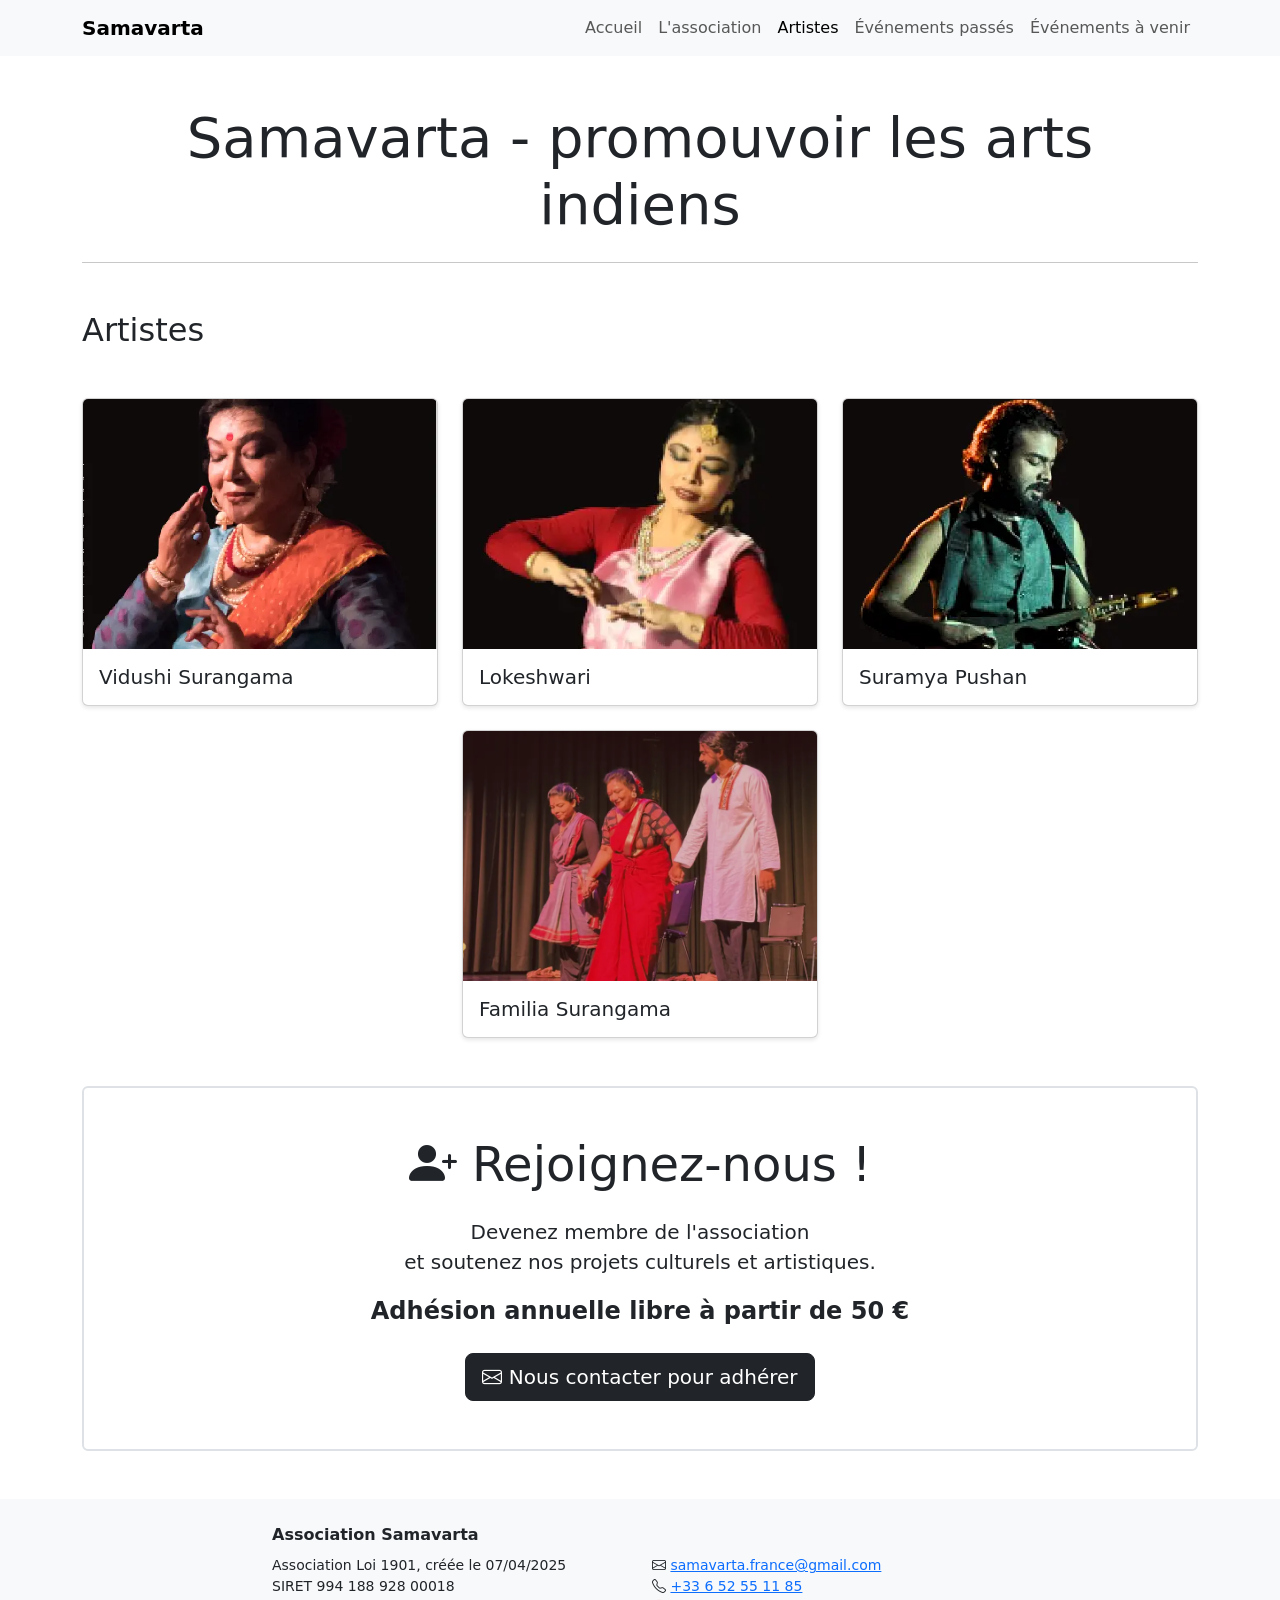
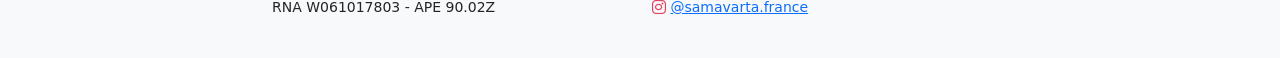
<file: artists.html>
<!DOCTYPE html>
<html lang="fr">
<head>
    <meta charset="UTF-8">
    <meta name="viewport" content="width=device-width, initial-scale=1.0">
    <title>Artistes - Samavarta - Association Loi 1901</title>

    <link rel="canonical" href="https://samavarta-france.github.io/artists.html">
    <link rel="icon" type="image/x-icon" href="favicons/favicon.ico">
    <link rel="icon" type="image/png" sizes="32x32" href="favicons/favicon-32x32.png">
    <link rel="icon" type="image/png" sizes="16x16" href="favicons/favicon-16x16.png">
    <link rel="apple-touch-icon" sizes="180x180" href="favicons/apple-touch-icon.png">

    <meta name="description"
          content="Découvrez les artistes de l'association Samavarta : Vidushi Surangama, Lokeshwari, Suramya Pushan et Familia Surangama.">
    <meta name="keywords"
          content="Samavarta, artistes, Vidushi Surangama, Lokeshwari, Suramya Pushan, Familia Surangama, Kathak, danse indienne, musique indienne">

    <link href="https://cdn.jsdelivr.net/npm/bootstrap@5.3.8/dist/css/bootstrap.min.css"
          rel="stylesheet"
          integrity="sha384-sRIl4kxILFvY47J16cr9ZwB07vP4J8+LH7qKQnuqkuIAvNWLzeN8tE5YBujZqJLB"
          crossorigin="anonymous"
    >
    <link rel="stylesheet" href="https://cdn.jsdelivr.net/npm/bootstrap-icons@1.13.1/font/bootstrap-icons.min.css">
    <link rel="stylesheet" href="styles.css">
</head>
<body>

<header>
    <nav class="navbar navbar-expand-lg navbar-light bg-light">
        <div class="container">
            <a class="navbar-brand fw-bold" href="index.html">Samavarta</a>
            <button class="navbar-toggler" type="button" data-bs-toggle="collapse" data-bs-target="#navbarNav" aria-controls="navbarNav" aria-expanded="false" aria-label="Toggle navigation">
                <span class="navbar-toggler-icon"></span>
            </button>
            <div class="collapse navbar-collapse" id="navbarNav">
                <ul class="navbar-nav ms-auto">
                    <li class="nav-item">
                        <a class="nav-link" href="index.html">Accueil</a>
                    </li>
                    <li class="nav-item">
                        <a class="nav-link" href="association.html">L'association</a>
                    </li>
                    <li class="nav-item">
                        <a class="nav-link active" aria-current="page" href="artists.html">Artistes</a>
                    </li>
                    <li class="nav-item">
                        <a class="nav-link" href="evenements-passes.html">Événements passés</a>
                    </li>
                    <li class="nav-item">
                        <a class="nav-link" href="evenements-a-venir.html">Événements à venir</a>
                    </li>
                </ul>
            </div>
        </div>
    </nav>

    <div class="container mt-5">
        <div class="row">
            <div class="col-12">
                <h1 class="display-4 text-center">Samavarta - promouvoir les arts indiens</h1>
            </div>
        </div>
    </div>
</header>

<main>
    <div class="container">
        <div class="row">
            <div class="col-12">
                <hr>

                <section>
                    <h2 class="mt-5">Artistes</h2>

                    <div class="row mt-4 justify-content-center g-4">

                        <div class="col-12 col-sm-6 col-lg-4">
                            <a href="artist/surangama.html" class="card-link"
                               aria-label="En savoir plus sur Vidushi Surangama">
                                <div class="card pdf-preview-card">
                                    <picture>
                                        <source srcset="ressources/thumbnails/Surangama_thumb.webp" type="image/webp">
                                        <img src="ressources/Surangama.png" class="card-img-top"
                                             alt="Vidushi Surangama">
                                    </picture>
                                    <div class="card-body">
                                        <h3 class="card-title mb-0 fs-5">Vidushi Surangama</h3>
                                    </div>
                                </div>
                            </a>
                            <script type="application/ld+json">
                                {
                                    "@context": "https://schema.org",
                                    "@type": "Person",
                                    "honorificPrefix": "Vidushi",
                                    "givenName": "Surangama",
                                    "image": "https://samavarta-france.github.io/ressources/Surangama.png",
                                    "url": "https://samavarta-france.github.io/ressources/Surangama-Portfolio.pdf",
                                    "jobTitle": "Danseuse Kathak et Chorégraphe",
                                    "description": "Danseuse passionnée ayant obtenu la médaille d'or en Sangeet Praveen. Maîtrise en psychologie appliquée intégrée au Kathak. Directrice du Deodar Suchanda Sangitalaya depuis 1991. Lauréate du Prix Bharat Jyoti (2010) et honorée par UNESCO-Sahapedia (2018).",
                                    "knowsAbout": [
                                        "Danse Kathak",
                                        "Chorégraphie",
                                        "Thérapie par les arts du spectacle",
                                        "Mudra (gestes des mains)",
                                        "Psychologie appliquée",
                                        "Rabindra Sangeet",
                                        "Musique classique occidentale"
                                    ],
                                    "hasOccupation": {
                                        "@type": "Occupation",
                                        "name": "Danseuse et Chorégraphe Kathak",
                                        "occupationalCategory": "Performing Arts"
                                    },
                                    "alumniOf": [
                                        {
                                            "@type": "EducationalOrganization",
                                            "name": "Prayag Sangit Samity",
                                            "location": "Allahabad, Inde"
                                        },
                                        {
                                            "@type": "EducationalOrganization",
                                            "name": "Rabindra Bharati University",
                                            "location": "Kolkata, Inde"
                                        }
                                    ],
                                    "award": [
                                        "Prix Bharat Jyoti de l'IIFS (2010)",
                                        "Honneur UNESCO-Sahapedia pour recherche sur les Mudra (2018)",
                                        "Médaille d'or Sangeet Praveen (première position en Inde)"
                                    ],
                                    "worksFor": {
                                        "@type": "EducationalOrganization",
                                        "name": "Deodar Suchanda Sangitalaya",
                                        "foundingDate": "1991",
                                        "address": {
                                            "@type": "PostalAddress",
                                            "streetAddress": "16/1, Deodar Street, Ballygunge",
                                            "addressLocality": "Kolkata",
                                            "postalCode": "700019",
                                            "addressRegion": "West Bengal",
                                            "addressCountry": "IN"
                                        },
                                        "telephone": "+91-93309-76800",
                                        "email": "info.suchandasangitalaya@gmail.com",
                                        "sameAs": [
                                            "https://www.facebook.com/suchandasangitalaya/",
                                            "https://in.linkedin.com/company/deodar-suchanda-sangitalaya"
                                        ]
                                    },
                                    "memberOf": {
                                        "@type": "Organization",
                                        "name": "Association Samavarta",
                                        "url": "https://samavarta-france.github.io/"
                                    },
                                    "performerIn": {
                                        "@type": "PerformingGroup",
                                        "name": "Association Samavarta"
                                    },
                                    "nationality": {
                                        "@type": "Country",
                                        "name": "Inde"
                                    },
                                    "subjectOf": {
                                        "@type": "CreativeWork",
                                        "name": "Portfolio artistique - Vidushi Surangama",
                                        "url": "https://samavarta-france.github.io/ressources/Surangama-Portfolio.pdf",
                                        "encodingFormat": "application/pdf",
                                        "description": "Portfolio complet présentant la carrière de danseuse Kathak, chorégraphe et thérapeute par les arts du spectacle"
                                    }
                                }
                            </script>
                        </div>

                        <div class="col-12 col-sm-6 col-lg-4">
                            <a href="artist/lokeshwari.html" class="card-link"
                               aria-label="En savoir plus sur Lokeshwari">
                                <div class="card pdf-preview-card">
                                    <picture>
                                        <source srcset="ressources/thumbnails/Lokeshwari_thumb.webp" type="image/webp">
                                        <img src="ressources/Lokeshwari.png" class="card-img-top"
                                             alt="Lokeshwari">
                                    </picture>
                                    <div class="card-body">
                                        <h3 class="card-title mb-0 fs-5">Lokeshwari</h3>
                                    </div>
                                </div>
                            </a>
                            <script type="application/ld+json">
                                {
                                    "@context": "https://schema.org",
                                    "@type": "Person",
                                    "name": "Lokeshwari",
                                    "givenName": "Lokeshwari",
                                    "image": "https://samavarta-france.github.io/ressources/Lokeshwari.png",
                                    "url": "https://samavarta-france.github.io/ressources/Lokeshwari-Portfolio.pdf",
                                    "jobTitle": "Danseuse Kathak et Chorégraphe",
                                    "description": "Danseuse polyvalente avec certifications en Kathak et Rabindranritya. M.Phil en études sur les femmes (Université Jadavpur). Ancienne enseignante au Centre Culturel Swami Vivekananda de l'Ambassade de l'Inde à Pékin (2016-2020). Master en études sur les migrations (Université Côte d'Azur).",
                                    "knowsAbout": [
                                        "Danse Kathak",
                                        "Rabindranritya (danse de Tagore)",
                                        "Chorégraphie",
                                        "ScreenDance",
                                        "Histoire",
                                        "Études sur les femmes",
                                        "Études sur les migrations"
                                    ],
                                    "hasOccupation": {
                                        "@type": "Occupation",
                                        "name": "Danseuse et Chorégraphe Kathak",
                                        "occupationalCategory": "Performing Arts"
                                    },
                                    "alumniOf": [
                                        {
                                            "@type": "EducationalOrganization",
                                            "name": "Prayag Sangit Samiti",
                                            "location": "Allahabad, Inde"
                                        },
                                        {
                                            "@type": "EducationalOrganization",
                                            "name": "Bhatkhande Sangit Vidyapith",
                                            "location": "Lucknow, Inde"
                                        },
                                        {
                                            "@type": "EducationalOrganization",
                                            "name": "Bengal Music College"
                                        },
                                        {
                                            "@type": "EducationalOrganization",
                                            "name": "Jadavpur University",
                                            "location": "Kolkata, Inde"
                                        },
                                        {
                                            "@type": "EducationalOrganization",
                                            "name": "Université Côte d'Azur",
                                            "location": "Nice, France"
                                        }
                                    ],
                                    "relatedTo": {
                                        "@type": "Person",
                                        "name": "Vidushi Surangama",
                                        "description": "Mère et professeure"
                                    },
                                    "colleague": {
                                        "@type": "Person",
                                        "name": "Suramya Pushan",
                                        "description": "Frère et collaborateur ScreenDance"
                                    },
                                    "workLocation": [
                                        {
                                            "@type": "Place",
                                            "name": "Nice, France"
                                        },
                                        {
                                            "@type": "Place",
                                            "name": "Pékin, Chine"
                                        },
                                        {
                                            "@type": "Place",
                                            "name": "Kolkata, Inde"
                                        }
                                    ],
                                    "sameAs": [
                                        "https://www.youtube.com/@lokeshwaridasgupta2053"
                                    ],
                                    "memberOf": {
                                        "@type": "Organization",
                                        "name": "Association Samavarta",
                                        "url": "https://samavarta-france.github.io/"
                                    },
                                    "performerIn": {
                                        "@type": "PerformingGroup",
                                        "name": "Association Samavarta"
                                    },
                                    "nationality": {
                                        "@type": "Country",
                                        "name": "Inde"
                                    },
                                    "subjectOf": {
                                        "@type": "CreativeWork",
                                        "name": "Portfolio artistique - Lokeshwari",
                                        "url": "https://samavarta-france.github.io/ressources/Lokeshwari-Portfolio.pdf",
                                        "encodingFormat": "application/pdf",
                                        "description": "Portfolio complet présentant la carrière de danseuse Kathak, chorégraphe et chercheuse"
                                    }
                                }
                            </script>
                        </div>

                        <div class="col-12 col-sm-6 col-lg-4">
                            <a href="artist/suramya-pushan.html" class="card-link"
                               aria-label="En savoir plus sur Suramya Pushan">
                                <div class="card pdf-preview-card">
                                    <picture>
                                        <source srcset="ressources/thumbnails/Suramya_thumb.webp" type="image/webp">
                                        <img src="ressources/Suramya.png" class="card-img-top"
                                             alt="Suramya Pushan">
                                    </picture>
                                    <div class="card-body">
                                        <h3 class="card-title mb-0 fs-5">Suramya Pushan</h3>
                                    </div>
                                </div>
                            </a>
                            <script type="application/ld+json">
                                {
                                    "@context": "https://schema.org",
                                    "@type": "Person",
                                    "name": "Suramya Pushan",
                                    "givenName": "Suramya Pushan",
                                    "image": "https://samavarta-france.github.io/ressources/Suramya.png",
                                    "url": "https://samavarta-france.github.io/ressources/Suramya-Portfolio.pdf",
                                    "jobTitle": "Musicien, Anthropologue et Artiste Multidisciplinaire",
                                    "description": "Artiste aux multiples facettes avec formation classique au tabla et au chant. Deux masters en anthropologie (Université d'Europe centrale) avec spécialisation en rituel, écologie, cognition et ethnomusicologie. Créateur de musique fusion mêlant mélodies traditionnelles indiennes et rock. Dramaturge et metteur en scène de 'Jynxed'.",
                                    "knowsAbout": [
                                        "Tabla (percussion indienne)",
                                        "Chant classique indien",
                                        "Anthropologie",
                                        "Ethnomusicologie",
                                        "Théâtre",
                                        "Réalisation cinématographique",
                                        "Peinture",
                                        "Musique fusion",
                                        "Rituel et écologie",
                                        "ScreenDance"
                                    ],
                                    "hasOccupation": [
                                        {
                                            "@type": "Occupation",
                                            "name": "Musicien",
                                            "occupationalCategory": "Performing Arts"
                                        },
                                        {
                                            "@type": "Occupation",
                                            "name": "Anthropologue",
                                            "occupationalCategory": "Social Sciences"
                                        },
                                        {
                                            "@type": "Occupation",
                                            "name": "Dramaturge",
                                            "occupationalCategory": "Performing Arts"
                                        }
                                    ],
                                    "alumniOf": [
                                        {
                                            "@type": "EducationalOrganization",
                                            "name": "Central European University",
                                            "description": "Deux masters en anthropologie - spécialisation en rituel, écologie, cognition et ethnomusicologie"
                                        }
                                    ],
                                    "performerIn": [
                                        {
                                            "@type": "PerformingGroup",
                                            "name": "Association Samavarta"
                                        },
                                        {
                                            "@type": "TheaterEvent",
                                            "name": "Jynxed - try not to",
                                            "startDate": "2024-04-04T19:00:00+05:30",
                                            "location": {
                                                "@type": "Place",
                                                "name": "Gyan Manch",
                                                "address": {
                                                    "@type": "PostalAddress",
                                                    "streetAddress": "11, Pretoria St, Elgin",
                                                    "addressLocality": "Kolkata",
                                                    "addressRegion": "West Bengal",
                                                    "postalCode": "700071",
                                                    "addressCountry": "IN"
                                                }
                                            },
                                            "description": "Pièce de théâtre absurdiste romantique - dramaturge et metteur en scène",
                                            "director": {
                                                "@type": "Person",
                                                "name": "Suramya Pushan"
                                            }
                                        }
                                    ],
                                    "relatedTo": {
                                        "@type": "Person",
                                        "name": "Vidushi Surangama",
                                        "description": "Mère"
                                    },
                                    "colleague": {
                                        "@type": "Person",
                                        "name": "Lokeshwari",
                                        "description": "Sœur et collaboratrice ScreenDance"
                                    },
                                    "homeLocation": {
                                        "@type": "Place",
                                        "name": "Kolkata, Inde"
                                    },
                                    "memberOf": {
                                        "@type": "Organization",
                                        "name": "Association Samavarta",
                                        "url": "https://samavarta-france.github.io/"
                                    },
                                    "nationality": {
                                        "@type": "Country",
                                        "name": "Inde"
                                    },
                                    "subjectOf": {
                                        "@type": "CreativeWork",
                                        "name": "Portfolio artistique - Suramya Pushan",
                                        "url": "https://samavarta-france.github.io/ressources/Suramya-Portfolio.pdf",
                                        "encodingFormat": "application/pdf",
                                        "description": "Portfolio complet présentant la carrière de musicien, anthropologue et artiste multidisciplinaire"
                                    }
                                }
                            </script>
                        </div>
                        <div class="col-12 col-sm-6 col-lg-4">
                            <a href="artist/familia-surangama.html" class="card-link"
                               aria-label="En savoir plus sur Familia Surangama">
                                <div class="card pdf-preview-card">
                                    <picture>
                                        <source srcset="ressources/thumbnails/Familia-Surangama-2025-01_B_thumb.webp"
                                                type="image/webp">
                                        <img src="ressources/Familia-Surangama-2025-01_B.png" class="card-img-top"
                                             alt="Familia Surangama">
                                    </picture>
                                    <div class="card-body">
                                        <h3 class="card-title mb-0 fs-5">Familia Surangama</h3>
                                    </div>
                                </div>
                            </a>
                        </div>
                    </div>
                </section>

                <section class="mt-5">
                    <div class="row">
                        <div class="col-12">
                            <div class="card border border-2">
                                <div class="card-body text-center py-5">
                                    <h2 class="card-title display-5 mb-4">
                                        <i class="bi bi-person-plus-fill"></i> Rejoignez-nous !
                                    </h2>
                                    <p class="lead mb-3">
                                        Devenez membre de l'association<br>
                                        et soutenez nos projets culturels et artistiques.
                                    </p>
                                    <p class="fs-4 mb-4">
                                        <strong>Adhésion annuelle libre à partir de 50 €</strong>
                                    </p>
                                    <a href="mailto:samavarta.france@gmail.com?subject=Demande%20d%27adh%C3%A9sion"
                                       class="btn btn-dark btn-lg">
                                        <i class="bi bi-envelope"></i> Nous contacter pour adhérer
                                    </a>
                                </div>
                            </div>
                        </div>
                    </div>
                </section>

            </div>
        </div>
    </div>
</main>

<footer class="bg-light mt-5 py-4">
    <div class="container">
        <div class="row">
            <div class="col-md-2"></div>
            <div class="col-md-4">
                <p class="fw-bold mb-2">Association Samavarta</p>
                <p class="small">
                    Association Loi 1901, créée le 07/04/2025<br>
                    SIRET 994 188 928 00018<br>
                    RNA W061017803 - APE 90.02Z
                </p>
            </div>
            <div class="col-md-4">
                <p class="fw-bold mb-2">&nbsp;</p>
                <p class="small">
                    <i class="bi bi-envelope"></i> <a href="mailto:samavarta.france@gmail.com">samavarta.france@gmail.com</a><br>
                    <i class="bi bi-telephone"></i> <a href="tel:+33652551185">+33 6 52 55 11 85</a><br>
                    <i class="bi bi-instagram"></i> <a href="https://www.instagram.com/samavarta.france" target="_blank"
                                                       rel="noopener noreferrer">@samavarta.france</a>
                </p>
            </div>
            <div class="col-md-2"></div>
        </div>
    </div>
</footer>

<script
        src="https://cdn.jsdelivr.net/npm/bootstrap@5.3.8/dist/js/bootstrap.bundle.min.js"
        integrity="sha384-FKyoEForCGlyvwx9Hj09JcYn3nv7wiPVlz7YYwJrWVcXK/BmnVDxM+D2scQbITxI"
        crossorigin="anonymous"
></script>

</body>
</html>
</file>
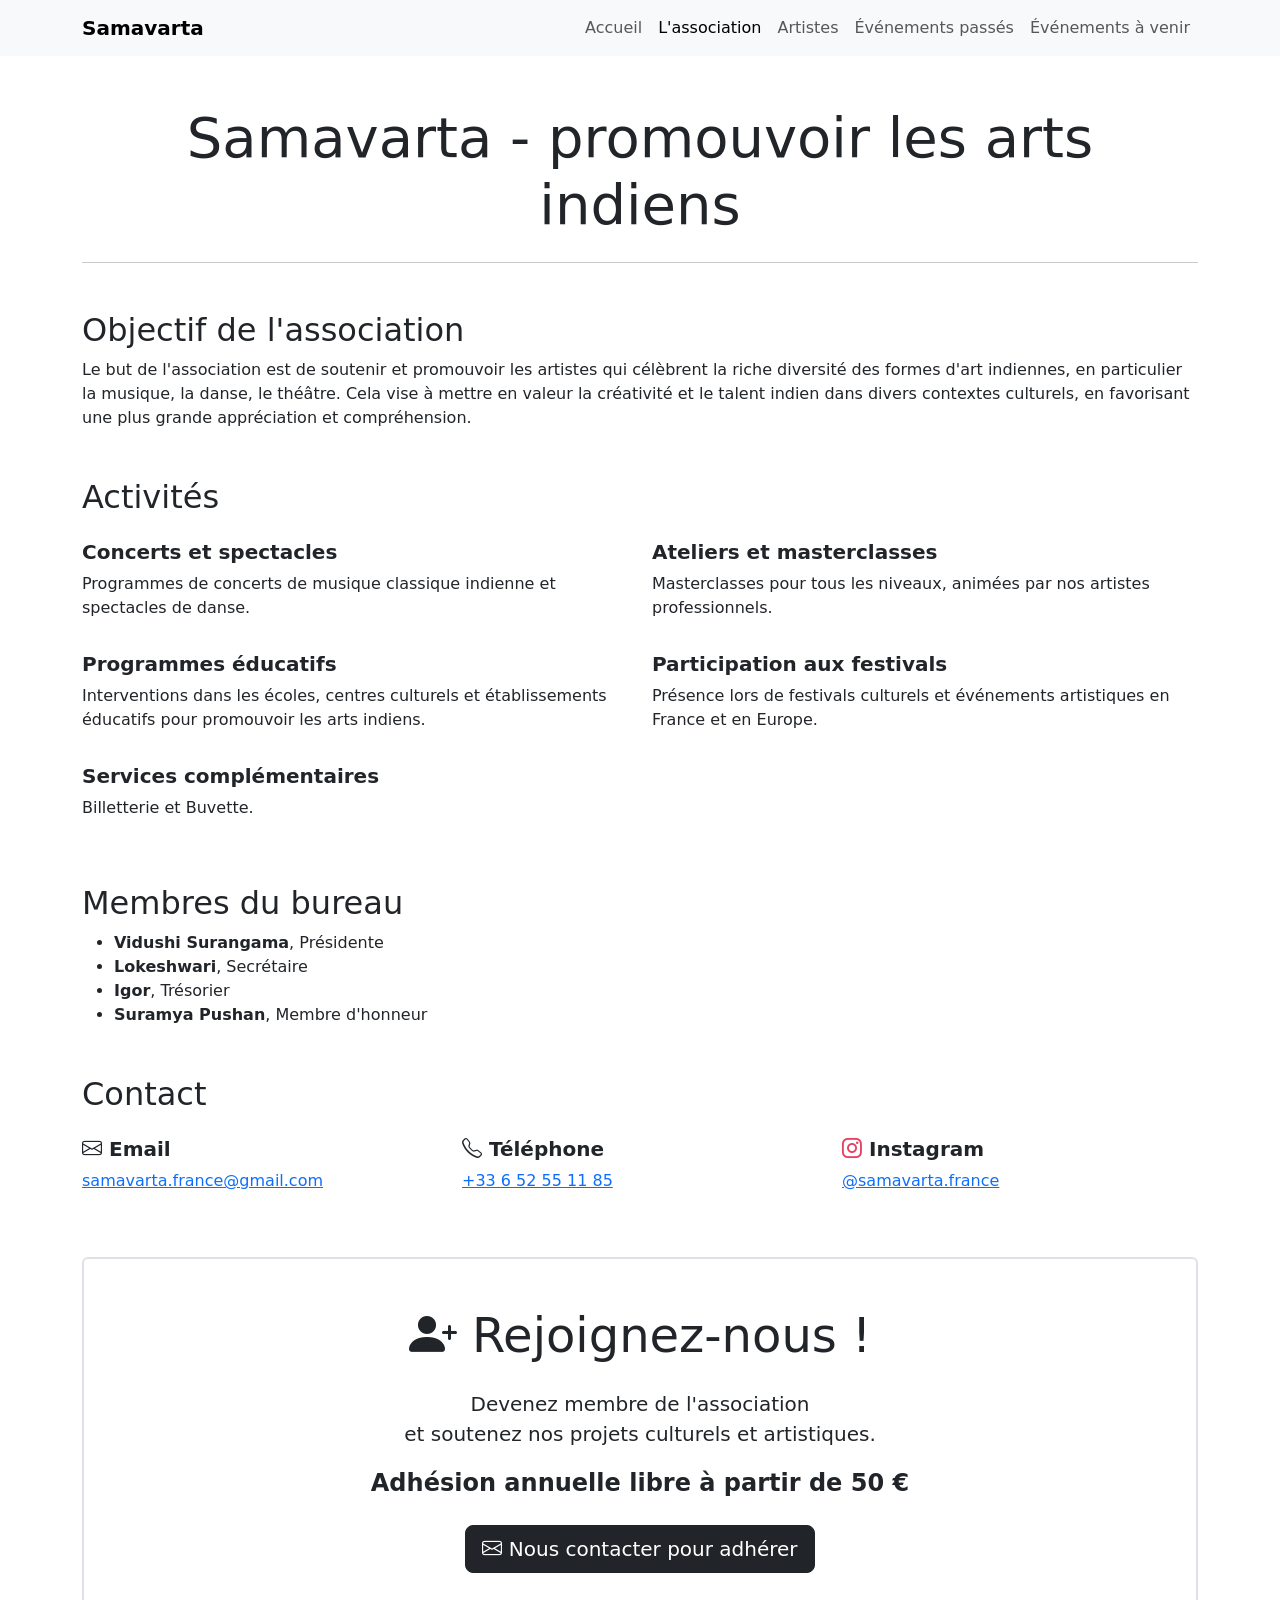
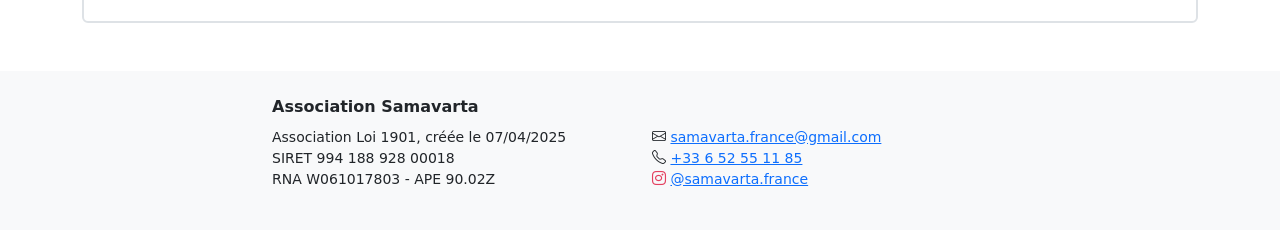
<file: association.html>
<!DOCTYPE html>
<html lang="fr">
<head>
    <meta charset="UTF-8">
    <meta name="viewport" content="width=device-width, initial-scale=1.0">
    <title>Association - Samavarta - Association Loi 1901</title>

    <link rel="canonical" href="https://samavarta-france.github.io/association.html">
    <link rel="icon" type="image/x-icon" href="favicons/favicon.ico">
    <link rel="icon" type="image/png" sizes="32x32" href="favicons/favicon-32x32.png">
    <link rel="icon" type="image/png" sizes="16x16" href="favicons/favicon-16x16.png">
    <link rel="apple-touch-icon" sizes="180x180" href="favicons/apple-touch-icon.png">

    <meta name="description"
          content="Découvrez l'association Samavarta : activités, membres du bureau et informations de contact.">
    <meta name="keywords"
          content="Samavarta, association, activités, membres, contact, danse indienne, musique indienne">

    <link href="https://cdn.jsdelivr.net/npm/bootstrap@5.3.8/dist/css/bootstrap.min.css"
          rel="stylesheet"
          integrity="sha384-sRIl4kxILFvY47J16cr9ZwB07vP4J8+LH7qKQnuqkuIAvNWLzeN8tE5YBujZqJLB"
          crossorigin="anonymous"
    >
    <link rel="stylesheet" href="https://cdn.jsdelivr.net/npm/bootstrap-icons@1.13.1/font/bootstrap-icons.min.css">
    <link rel="stylesheet" href="styles.css">
</head>
<body>

<header>
    <nav class="navbar navbar-expand-lg navbar-light bg-light">
        <div class="container">
            <a class="navbar-brand fw-bold" href="index.html">Samavarta</a>
            <button class="navbar-toggler" type="button" data-bs-toggle="collapse" data-bs-target="#navbarNav" aria-controls="navbarNav" aria-expanded="false" aria-label="Toggle navigation">
                <span class="navbar-toggler-icon"></span>
            </button>
            <div class="collapse navbar-collapse" id="navbarNav">
                <ul class="navbar-nav ms-auto">
                    <li class="nav-item">
                        <a class="nav-link" href="index.html">Accueil</a>
                    </li>
                    <li class="nav-item">
                        <a class="nav-link active" aria-current="page" href="association.html">L'association</a>
                    </li>
                    <li class="nav-item">
                        <a class="nav-link" href="artists.html">Artistes</a>
                    </li>
                    <li class="nav-item">
                        <a class="nav-link" href="evenements-passes.html">Événements passés</a>
                    </li>
                    <li class="nav-item">
                        <a class="nav-link" href="evenements-a-venir.html">Événements à venir</a>
                    </li>
                </ul>
            </div>
        </div>
    </nav>

    <div class="container mt-5">
        <div class="row">
            <div class="col-12">
                <h1 class="display-4 text-center">Samavarta - promouvoir les arts indiens</h1>
            </div>
        </div>
    </div>
</header>

<main>
    <div class="container">
        <div class="row">
            <div class="col-12">
                <hr>

                <section>
                    <h2 class="mt-5">Objectif de l'association</h2>
                    <p>
                        Le but de l'association est de soutenir et promouvoir les artistes qui célèbrent la riche
                        diversité des formes d'art indiennes, en particulier la musique, la danse, le théâtre. Cela vise
                        à mettre en valeur la créativité et le talent indien dans divers contextes culturels, en
                        favorisant une plus grande appréciation et compréhension.
                    </p>
                </section>

                <section>
                    <h2 class="mt-5">Activités</h2>
                    <div class="row mt-4">
                        <div class="col-md-6">
                            <h3 class="h5"><strong>Concerts et spectacles</strong></h3>
                            <p>Programmes de concerts de musique classique indienne et spectacles de danse.</p>
                        </div>
                        <div class="col-md-6">
                            <h3 class="h5"><strong>Ateliers et masterclasses</strong></h3>
                            <p>Masterclasses pour tous les niveaux, animées par nos artistes professionnels.</p>
                        </div>
                    </div>
                    <div class="row mt-3">
                        <div class="col-md-6">
                            <h3 class="h5"><strong>Programmes éducatifs</strong></h3>
                            <p>Interventions dans les écoles, centres culturels et établissements éducatifs pour
                                promouvoir les arts indiens.</p>
                        </div>
                        <div class="col-md-6">
                            <h3 class="h5"><strong>Participation aux festivals</strong></h3>
                            <p>Présence lors de festivals culturels et événements artistiques en France et en
                                Europe.</p>
                        </div>
                    </div>
                    <div class="row mt-3">
                        <div class="col-md-6">
                            <h3 class="h5"><strong>Services complémentaires</strong></h3>
                            <p>Billetterie et Buvette.</p>
                        </div>
                    </div>
                </section>

                <section>
                    <h2 class="mt-5">Membres du bureau</h2>
                    <ul>
                        <li><strong>Vidushi Surangama</strong>, Présidente</li>
                        <li><strong>Lokeshwari</strong>, Secrétaire</li>
                        <li><strong>Igor</strong>, Trésorier</li>
                        <li><strong>Suramya Pushan</strong>, Membre d'honneur</li>
                    </ul>
                </section>

                <section>
                    <h2 class="mt-5">Contact</h2>
                    <div class="row mt-4">
                        <div class="col-md-4">
                            <h3 class="h5"><strong><i class="bi bi-envelope"></i> Email</strong></h3>
                            <p><a href="mailto:samavarta.france@gmail.com">samavarta.france@gmail.com</a></p>
                        </div>
                        <div class="col-md-4">
                            <h3 class="h5"><strong><i class="bi bi-telephone"></i> Téléphone</strong></h3>
                            <p><a href="tel:+33652551185">+33 6 52 55 11 85</a></p>
                        </div>
                        <div class="col-md-4">
                            <h3 class="h5"><strong><i class="bi bi-instagram"></i> Instagram</strong></h3>
                            <p><a href="https://www.instagram.com/samavarta.france" target="_blank"
                                  rel="noopener noreferrer">@samavarta.france</a></p>
                        </div>
                    </div>
                </section>

                <section class="mt-5">
                    <div class="row">
                        <div class="col-12">
                            <div class="card border border-2">
                                <div class="card-body text-center py-5">
                                    <h2 class="card-title display-5 mb-4">
                                        <i class="bi bi-person-plus-fill"></i> Rejoignez-nous !
                                    </h2>
                                    <p class="lead mb-3">
                                        Devenez membre de l'association<br>
                                        et soutenez nos projets culturels et artistiques.
                                    </p>
                                    <p class="fs-4 mb-4">
                                        <strong>Adhésion annuelle libre à partir de 50 €</strong>
                                    </p>
                                    <a href="mailto:samavarta.france@gmail.com?subject=Demande%20d%27adh%C3%A9sion"
                                       class="btn btn-dark btn-lg">
                                        <i class="bi bi-envelope"></i> Nous contacter pour adhérer
                                    </a>
                                </div>
                            </div>
                        </div>
                    </div>
                </section>

            </div>
        </div>
    </div>
</main>

<footer class="bg-light mt-5 py-4">
    <div class="container">
        <div class="row">
            <div class="col-md-2"></div>
            <div class="col-md-4">
                <p class="fw-bold mb-2">Association Samavarta</p>
                <p class="small">
                    Association Loi 1901, créée le 07/04/2025<br>
                    SIRET 994 188 928 00018<br>
                    RNA W061017803 - APE 90.02Z
                </p>
            </div>
            <div class="col-md-4">
                <p class="fw-bold mb-2">&nbsp;</p>
                <p class="small">
                    <i class="bi bi-envelope"></i> <a href="mailto:samavarta.france@gmail.com">samavarta.france@gmail.com</a><br>
                    <i class="bi bi-telephone"></i> <a href="tel:+33652551185">+33 6 52 55 11 85</a><br>
                    <i class="bi bi-instagram"></i> <a href="https://www.instagram.com/samavarta.france" target="_blank"
                                                       rel="noopener noreferrer">@samavarta.france</a>
                </p>
            </div>
            <div class="col-md-2"></div>
        </div>
    </div>
</footer>

<script
        src="https://cdn.jsdelivr.net/npm/bootstrap@5.3.8/dist/js/bootstrap.bundle.min.js"
        integrity="sha384-FKyoEForCGlyvwx9Hj09JcYn3nv7wiPVlz7YYwJrWVcXK/BmnVDxM+D2scQbITxI"
        crossorigin="anonymous"
></script>

</body>
</html>
</file>
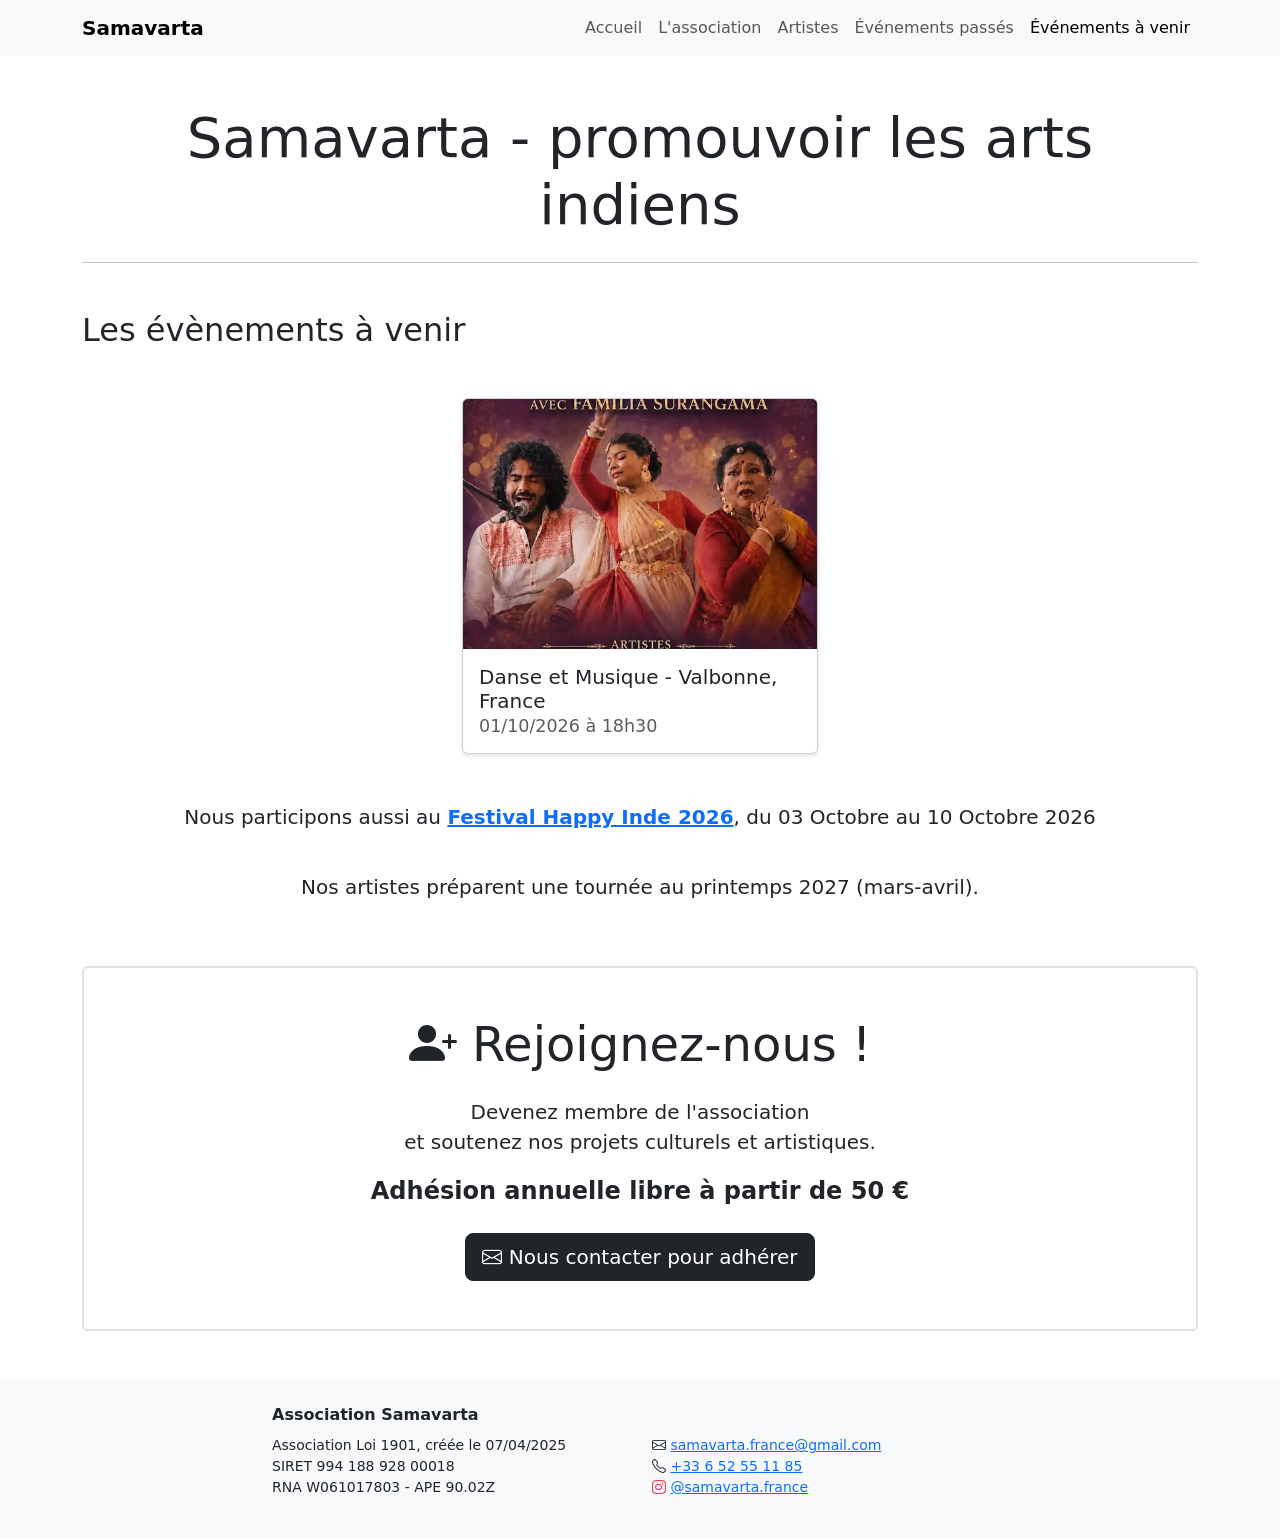
<file: evenements-a-venir.html>
<!DOCTYPE html>
<html lang="fr">
<head>
    <meta charset="UTF-8">
    <meta name="viewport" content="width=device-width, initial-scale=1.0">
    <title>Évènements à venir - Samavarta - Association Loi 1901</title>

    <link rel="canonical" href="https://samavarta-france.github.io/evenements-a-venir.html">
    <link rel="icon" type="image/x-icon" href="favicons/favicon.ico">
    <link rel="icon" type="image/png" sizes="32x32" href="favicons/favicon-32x32.png">
    <link rel="icon" type="image/png" sizes="16x16" href="favicons/favicon-16x16.png">
    <link rel="apple-touch-icon" sizes="180x180" href="favicons/apple-touch-icon.png">

    <meta name="description"
          content="Découvrez les prochains événements de l'association Samavarta : concerts, ateliers et spectacles de danse et musique indiennes.">
    <meta name="keywords"
          content="Samavarta, événements, concerts, ateliers, spectacles, danse indienne, musique indienne, Kathak">

    <link href="https://cdn.jsdelivr.net/npm/bootstrap@5.3.8/dist/css/bootstrap.min.css"
          rel="stylesheet"
          integrity="sha384-sRIl4kxILFvY47J16cr9ZwB07vP4J8+LH7qKQnuqkuIAvNWLzeN8tE5YBujZqJLB"
          crossorigin="anonymous"
    >
    <link rel="stylesheet" href="https://cdn.jsdelivr.net/npm/bootstrap-icons@1.13.1/font/bootstrap-icons.min.css">
    <link rel="stylesheet" href="styles.css">
</head>
<body>

<header>
    <nav class="navbar navbar-expand-lg navbar-light bg-light">
        <div class="container">
            <a class="navbar-brand fw-bold" href="index.html">Samavarta</a>
            <button class="navbar-toggler" type="button" data-bs-toggle="collapse" data-bs-target="#navbarNav" aria-controls="navbarNav" aria-expanded="false" aria-label="Toggle navigation">
                <span class="navbar-toggler-icon"></span>
            </button>
            <div class="collapse navbar-collapse" id="navbarNav">
                <ul class="navbar-nav ms-auto">
                    <li class="nav-item">
                        <a class="nav-link" href="index.html">Accueil</a>
                    </li>
                    <li class="nav-item">
                        <a class="nav-link" href="association.html">L'association</a>
                    </li>
                    <li class="nav-item">
                        <a class="nav-link" href="artists.html">Artistes</a>
                    </li>
                    <li class="nav-item">
                        <a class="nav-link" href="evenements-passes.html">Événements passés</a>
                    </li>
                    <li class="nav-item">
                        <a class="nav-link active" aria-current="page" href="evenements-a-venir.html">Événements à venir</a>
                    </li>
                </ul>
            </div>
        </div>
    </nav>

    <div class="container mt-5">
        <div class="row">
            <div class="col-12">
                <h1 class="display-4 text-center">Samavarta - promouvoir les arts indiens</h1>
            </div>
        </div>
    </div>
</header>

<main>
    <div class="container">
        <div class="row">
            <div class="col-12">
                <hr>

                <section>
                    <h2 class="mt-5">Les évènements à venir</h2>

                    <div class="row mt-4 justify-content-center g-4">

                        <div class="col-12 col-sm-6 col-lg-4">
                            <a href="ressources/events/2026-10-01_danse_et_musique_2.jpeg" target="_blank"
                               class="card-link"
                               aria-label="Voir le flyer Danse et Musique à Valbonne, France (nouvel onglet)">
                                <div class="card pdf-preview-card">
                                    <picture>
                                        <source srcset="ressources/thumbnails/2026-10-01_danse_et_musique_2_thumb.webp"
                                                type="image/webp">
                                        <img src="ressources/events/2026-10-01_danse_et_musique_2.jpeg"
                                             class="card-img-top" alt="Danse et Musique à Valbonne, France"
                                             loading="lazy">
                                    </picture>
                                    <div class="card-body">
                                        <h3 class="card-title mb-0 fs-5">Danse et Musique - Valbonne, France<br><small
                                                class="text-muted">01/10/2026 à 18h30</small></h3>
                                    </div>
                                </div>
                            </a>
                            <script type="application/ld+json">
                                {
                                    "@context": "https://schema.org",
                                    "@type": "Event",
                                    "name": "Danse et Musique - Soirée indiennes traditionnelles",
                                    "startDate": "2026-10-01T18:00:00+02:00",
                                    "endDate": "2026-10-01T19:00:00+02:00",
                                    "eventStatus": "https://schema.org/EventScheduled",
                                    "eventAttendanceMode": "https://schema.org/OfflineEventAttendanceMode",
                                    "location": {
                                        "@type": "Place",
                                        "name": "Quartier Libre",
                                        "address": {
                                            "@type": "PostalAddress",
                                            "streetAddress": "5 place Mejane",
                                            "addressLocality": "Valbonne",
                                            "addressCountry": "FR"
                                        }
                                    },
                                    "image": "https://samavarta-france.github.io/ressources/events/2026-10-01_danse_et_musique_2.jpeg",
                                    "description": "Soirée de danse Kathak et musique Soufi et Baul avec Familia Surangama. Entrée gratuite, dons bienvenus.",
                                    "organizer": [
                                        {
                                            "@type": "Organization",
                                            "name": "Association Samavarta",
                                            "url": "https://samavarta-france.github.io/"
                                        },
                                        {
                                            "@type": "Organization",
                                            "name": "Association Natyarambam"
                                        }
                                    ],
                                    "performer": {
                                        "@type": "PerformingGroup",
                                        "name": "Familia Surangama"
                                    }
                                }
                            </script>
                        </div>
                    </div>
                </section>

                <div>
                    <div class="row mt-5">
                        <div class="col-12">
                            <p class="text-center fs-5">
                                Nous participons aussi au <strong>
                                <a href="https://happy-inde.fr/" target="_blank" rel="noopener noreferrer">Festival
                                    Happy Inde 2026</a></strong>,
                                du 03 Octobre au 10 Octobre 2026
                            </p>
                        </div>
                    </div>
                    <div class="row mt-4">
                        <div class="col-12">
                            <p class="text-center fs-5">
                                Nos artistes préparent une tournée au printemps 2027 (mars-avril).
                            </p>
                        </div>
                    </div>
                </div>

                <section class="mt-5">
                    <div class="row">
                        <div class="col-12">
                            <div class="card border border-2">
                                <div class="card-body text-center py-5">
                                    <h2 class="card-title display-5 mb-4">
                                        <i class="bi bi-person-plus-fill"></i> Rejoignez-nous !
                                    </h2>
                                    <p class="lead mb-3">
                                        Devenez membre de l'association<br>
                                        et soutenez nos projets culturels et artistiques.
                                    </p>
                                    <p class="fs-4 mb-4">
                                        <strong>Adhésion annuelle libre à partir de 50 €</strong>
                                    </p>
                                    <a href="mailto:samavarta.france@gmail.com?subject=Demande%20d%27adh%C3%A9sion"
                                       class="btn btn-dark btn-lg">
                                        <i class="bi bi-envelope"></i> Nous contacter pour adhérer
                                    </a>
                                </div>
                            </div>
                        </div>
                    </div>
                </section>

            </div>
        </div>
    </div>
</main>

<footer class="bg-light mt-5 py-4">
    <div class="container">
        <div class="row">
            <div class="col-md-2"></div>
            <div class="col-md-4">
                <p class="fw-bold mb-2">Association Samavarta</p>
                <p class="small">
                    Association Loi 1901, créée le 07/04/2025<br>
                    SIRET 994 188 928 00018<br>
                    RNA W061017803 - APE 90.02Z
                </p>
            </div>
            <div class="col-md-4">
                <p class="fw-bold mb-2">&nbsp;</p>
                <p class="small">
                    <i class="bi bi-envelope"></i> <a href="mailto:samavarta.france@gmail.com">samavarta.france@gmail.com</a><br>
                    <i class="bi bi-telephone"></i> <a href="tel:+33652551185">+33 6 52 55 11 85</a><br>
                    <i class="bi bi-instagram"></i> <a href="https://www.instagram.com/samavarta.france" target="_blank"
                                                       rel="noopener noreferrer">@samavarta.france</a>
                </p>
            </div>
            <div class="col-md-2"></div>
        </div>
    </div>
</footer>

<script
        src="https://cdn.jsdelivr.net/npm/bootstrap@5.3.8/dist/js/bootstrap.bundle.min.js"
        integrity="sha384-FKyoEForCGlyvwx9Hj09JcYn3nv7wiPVlz7YYwJrWVcXK/BmnVDxM+D2scQbITxI"
        crossorigin="anonymous"
></script>

</body>
</html>
</file>
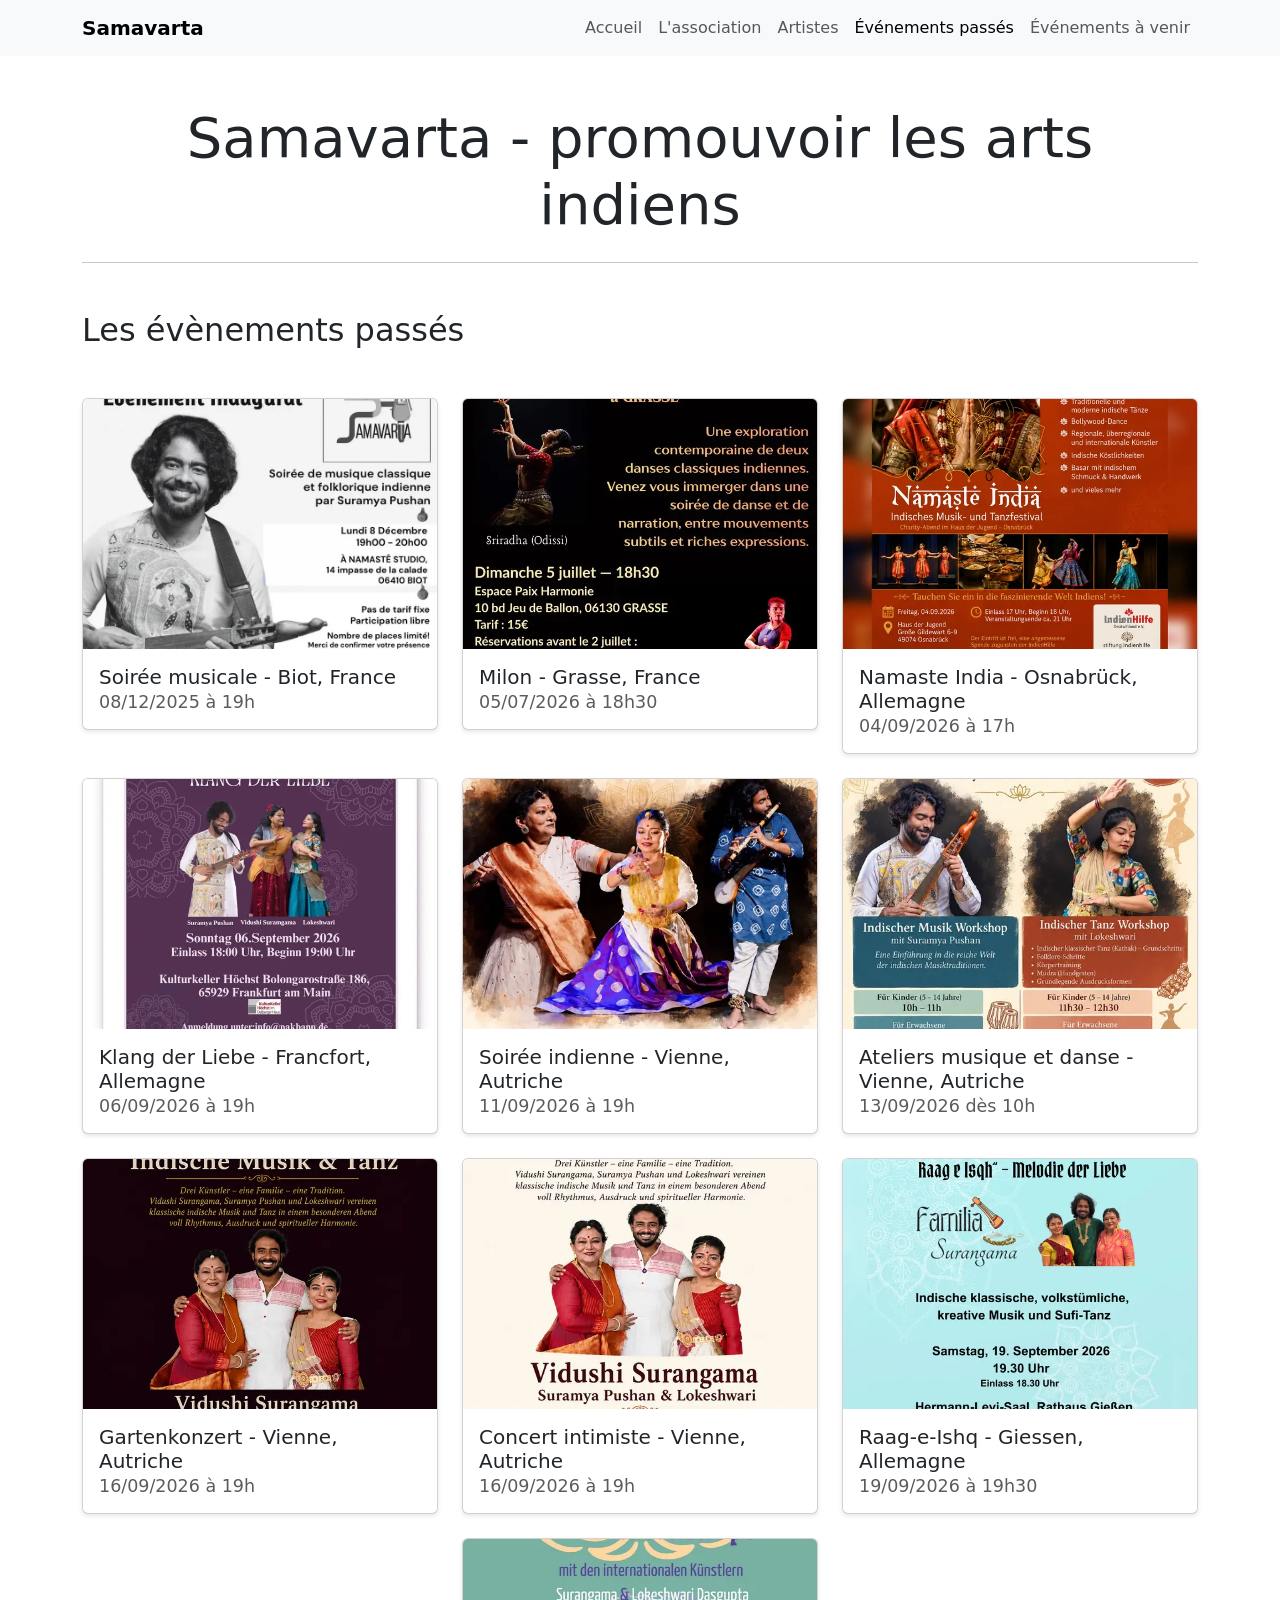
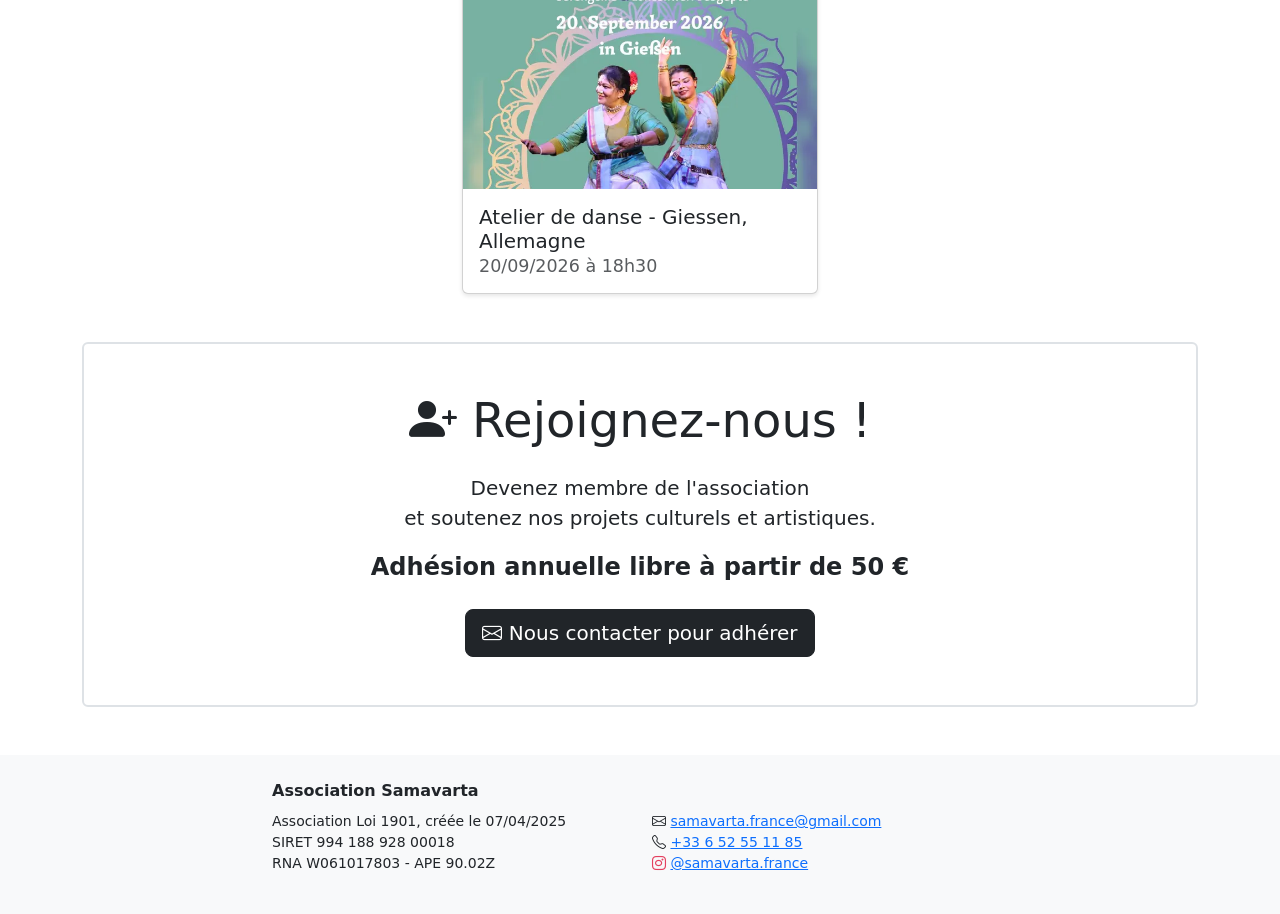
<file: evenements-passes.html>
<!DOCTYPE html>
<html lang="fr">
<head>
    <meta charset="UTF-8">
    <meta name="viewport" content="width=device-width, initial-scale=1.0">
    <title>Évènements passés - Samavarta - Association Loi 1901</title>

    <link rel="canonical" href="https://samavarta-france.github.io/evenements-passes.html">
    <link rel="icon" type="image/x-icon" href="favicons/favicon.ico">
    <link rel="icon" type="image/png" sizes="32x32" href="favicons/favicon-32x32.png">
    <link rel="icon" type="image/png" sizes="16x16" href="favicons/favicon-16x16.png">
    <link rel="apple-touch-icon" sizes="180x180" href="favicons/apple-touch-icon.png">

    <meta name="description"
          content="Découvrez les événements passés de l'association Samavarta : concerts, ateliers et spectacles de danse et musique indiennes.">
    <meta name="keywords"
          content="Samavarta, événements passés, concerts, spectacles, danse indienne, musique indienne, Kathak">

    <link href="https://cdn.jsdelivr.net/npm/bootstrap@5.3.8/dist/css/bootstrap.min.css"
          rel="stylesheet"
          integrity="sha384-sRIl4kxILFvY47J16cr9ZwB07vP4J8+LH7qKQnuqkuIAvNWLzeN8tE5YBujZqJLB"
          crossorigin="anonymous"
    >
    <link rel="stylesheet" href="https://cdn.jsdelivr.net/npm/bootstrap-icons@1.13.1/font/bootstrap-icons.min.css">
    <link rel="stylesheet" href="styles.css">
</head>
<body>

<header>
    <nav class="navbar navbar-expand-lg navbar-light bg-light">
        <div class="container">
            <a class="navbar-brand fw-bold" href="index.html">Samavarta</a>
            <button class="navbar-toggler" type="button" data-bs-toggle="collapse" data-bs-target="#navbarNav" aria-controls="navbarNav" aria-expanded="false" aria-label="Toggle navigation">
                <span class="navbar-toggler-icon"></span>
            </button>
            <div class="collapse navbar-collapse" id="navbarNav">
                <ul class="navbar-nav ms-auto">
                    <li class="nav-item">
                        <a class="nav-link" href="index.html">Accueil</a>
                    </li>
                    <li class="nav-item">
                        <a class="nav-link" href="association.html">L'association</a>
                    </li>
                    <li class="nav-item">
                        <a class="nav-link" href="artists.html">Artistes</a>
                    </li>
                    <li class="nav-item">
                        <a class="nav-link active" aria-current="page" href="evenements-passes.html">Événements passés</a>
                    </li>
                    <li class="nav-item">
                        <a class="nav-link" href="evenements-a-venir.html">Événements à venir</a>
                    </li>
                </ul>
            </div>
        </div>
    </nav>

    <div class="container mt-5">
        <div class="row">
            <div class="col-12">
                <h1 class="display-4 text-center">Samavarta - promouvoir les arts indiens</h1>
            </div>
        </div>
    </div>
</header>

<main>
    <div class="container">
        <div class="row">
            <div class="col-12">
                <hr>

                <section>
                    <h2 class="mt-5">Les évènements passés</h2>

                    <div class="row mt-4 justify-content-center g-4">

                        <div class="col-12 col-sm-6 col-lg-4">
                            <a href="ressources/events/Suramya-Pushan-in-Biot-in-December-2025.pdf" target="_blank"
                               class="card-link"
                               aria-label="Ouvrir l'événement Soirée musicale in Biot - December 2025 (PDF, nouvel onglet)">
                                <div class="card pdf-preview-card">
                                    <picture>
                                        <source srcset="ressources/thumbnails/Suramya-Pushan-in-Biot-in-December-2025_thumb.webp"
                                                type="image/webp">
                                        <img src="ressources/events/Suramya-Pushan-in-Biot-in-December-2025.jpg"
                                             class="card-img-top" alt="Soirée musicale in Biot" loading="lazy">
                                    </picture>
                                    <div class="card-body">
                                        <h3 class="card-title mb-0 fs-5">Soirée musicale - Biot, France<br><small
                                                class="text-muted">08/12/2025 à 19h</small></h3>
                                    </div>
                                </div>
                            </a>
                            <script type="application/ld+json">
                                {
                                    "@context": "https://schema.org",
                                    "@type": "Event",
                                    "name": "Soirée musicale - Musique classique et folklorique indienne",
                                    "startDate": "2025-12-08T19:00:00+01:00",
                                    "endDate": "2025-12-08T20:00:00+01:00",
                                    "eventStatus": "https://schema.org/EventScheduled",
                                    "eventAttendanceMode": "https://schema.org/OfflineEventAttendanceMode",
                                    "location": {
                                        "@type": "Place",
                                        "name": "Namasté Studio",
                                        "address": {
                                            "@type": "PostalAddress",
                                            "streetAddress": "14 impasse de la calade",
                                            "addressLocality": "Biot",
                                            "postalCode": "06410",
                                            "addressCountry": "FR"
                                        }
                                    },
                                    "image": "https://samavarta-france.github.io/ressources/events/Suramya-Pushan-in-Biot-in-December-2025.jpg",
                                    "description": "Soirée de musique classique et folklorique indienne par Suramya Pushan. Participation libre, nombre de places limité.",
                                    "organizer": {
                                        "@type": "Organization",
                                        "name": "Association Samavarta",
                                        "url": "https://samavarta-france.github.io/"
                                    },
                                    "performer": {
                                        "@type": "Person",
                                        "name": "Suramya Pushan"
                                    }
                                }
                            </script>
                        </div>

                        <div class="col-12 col-sm-6 col-lg-4">
                            <a href="ressources/events/2026-07-05_milon_in_Grasse_France.jpg" target="_blank"
                               class="card-link" aria-label="Voir le flyer Milon à Grasse, France (nouvel onglet)">
                                <div class="card pdf-preview-card">
                                    <picture>
                                        <source srcset="ressources/thumbnails/2026-07-05_milon_in_Grasse_France_thumb.webp"
                                                type="image/webp">
                                        <img src="ressources/events/2026-07-05_milon_in_Grasse_France.jpg"
                                             class="card-img-top" alt="Milon à Grasse, France" loading="lazy">
                                    </picture>
                                    <div class="card-body">
                                        <h3 class="card-title mb-0 fs-5">Milon - Grasse, France<br><small
                                                class="text-muted">05/07/2026 à 18h30</small></h3>
                                    </div>
                                </div>
                            </a>
                            <script type="application/ld+json">
                                {
                                    "@context": "https://schema.org",
                                    "@type": "Event",
                                    "name": "Milon - The Reunion",
                                    "startDate": "2026-07-05T18:30:00+02:00",
                                    "endDate": "2026-07-05T20:30:00+02:00",
                                    "eventStatus": "https://schema.org/EventScheduled",
                                    "eventAttendanceMode": "https://schema.org/OfflineEventAttendanceMode",
                                    "location": {
                                        "@type": "Place",
                                        "name": "Espace Paix Harmonie",
                                        "address": {
                                            "@type": "PostalAddress",
                                            "streetAddress": "10 bd Jeu de Ballon",
                                            "addressLocality": "Grasse",
                                            "postalCode": "06130",
                                            "addressCountry": "FR"
                                        }
                                    },
                                    "image": "https://samavarta-france.github.io/ressources/events/2026-07-05_milon_in_Grasse_France.jpg",
                                    "description": "Une soirée de Kathak et Odissi à Grasse. Exploration contemporaine de deux danses classiques indiennes.",
                                    "organizer": {
                                        "@type": "Organization",
                                        "name": "Association Samavarta",
                                        "url": "https://samavarta-france.github.io/"
                                    },
                                    "performer": {
                                        "@type": "PerformingGroup",
                                        "name": "Familia Surangama"
                                    },
                                    "offers": {
                                        "@type": "Offer",
                                        "price": "15",
                                        "priceCurrency": "EUR",
                                        "availability": "https://schema.org/SoldOut"
                                    }
                                }
                            </script>
                        </div>

                        <div class="col-12 col-sm-6 col-lg-4">
                            <a href="ressources/events/2026-09-04_namaste-india_in_Osnabruck_Germany.jpg"
                               target="_blank" class="card-link"
                               aria-label="Voir le flyer Namaste India à Osnabrück, Allemagne (nouvel onglet)">
                                <div class="card pdf-preview-card">
                                    <picture>
                                        <source srcset="ressources/thumbnails/2026-09-04_namaste-india_in_Osnabruck_Germany_thumb.webp"
                                                type="image/webp">
                                        <img src="ressources/events/2026-09-04_namaste-india_in_Osnabruck_Germany.jpg"
                                             class="card-img-top" alt="Namaste India à Osnabrück, Allemagne"
                                             loading="lazy">
                                    </picture>
                                    <div class="card-body">
                                        <h3 class="card-title mb-0 fs-5">Namaste India - Osnabrück, Allemagne<br><small
                                                class="text-muted">04/09/2026 à 17h</small></h3>
                                    </div>
                                </div>
                            </a>
                            <script type="application/ld+json">
                                {
                                    "@context": "https://schema.org",
                                    "@type": "Event",
                                    "name": "Namaste India - Festival indien de musique et de danse",
                                    "startDate": "2026-09-04T17:00:00+02:00",
                                    "endDate": "2026-09-04T21:00:00+02:00",
                                    "eventStatus": "https://schema.org/EventScheduled",
                                    "eventAttendanceMode": "https://schema.org/OfflineEventAttendanceMode",
                                    "location": {
                                        "@type": "Place",
                                        "name": "Haus der Jugend",
                                        "address": {
                                            "@type": "PostalAddress",
                                            "streetAddress": "Große Gildewart 6-9",
                                            "addressLocality": "Osnabrück",
                                            "postalCode": "49074",
                                            "addressCountry": "DE"
                                        }
                                    },
                                    "image": "https://samavarta-france.github.io/ressources/events/2026-09-04_namaste-india_in_Osnabruck_Germany.jpg",
                                    "description": "Festival indien de musique et danse avec danses traditionnelles et modernes, Bollywood, artistes régionaux et internationaux.",
                                    "organizer": {
                                        "@type": "Organization",
                                        "name": "Association Samavarta",
                                        "url": "https://samavarta-france.github.io/"
                                    },
                                    "performer": {
                                        "@type": "PerformingGroup",
                                        "name": "Familia Surangama"
                                    }
                                }
                            </script>
                        </div>

                        <div class="col-12 col-sm-6 col-lg-4">
                            <a href="ressources/events/2026-09-06_klang_der_liebe_in_Frankfurt_Germany.jpg"
                               target="_blank" class="card-link"
                               aria-label="Voir le flyer Klang der Liebe à Francfort, Allemagne (nouvel onglet)">
                                <div class="card pdf-preview-card">
                                    <picture>
                                        <source srcset="ressources/thumbnails/2026-09-06_klang_der_liebe_in_Frankfurt_Germany_thumb.webp"
                                                type="image/webp">
                                        <img src="ressources/events/2026-09-06_klang_der_liebe_in_Frankfurt_Germany.jpg"
                                             class="card-img-top" alt="Klang der Liebe à Francfort, Allemagne"
                                             loading="lazy">
                                    </picture>
                                    <div class="card-body">
                                        <h3 class="card-title mb-0 fs-5">Klang der Liebe - Francfort,
                                            Allemagne<br><small class="text-muted">06/09/2026 à 19h</small></h3>
                                    </div>
                                </div>
                            </a>
                            <script type="application/ld+json">
                                {
                                    "@context": "https://schema.org",
                                    "@type": "Event",
                                    "name": "Raag-e-Ishq - Klang der Liebe",
                                    "startDate": "2026-09-06T19:00:00+02:00",
                                    "endDate": "2026-09-06T21:00:00+02:00",
                                    "eventStatus": "https://schema.org/EventScheduled",
                                    "eventAttendanceMode": "https://schema.org/OfflineEventAttendanceMode",
                                    "location": {
                                        "@type": "Place",
                                        "name": "Kulturkeller Höchst",
                                        "address": {
                                            "@type": "PostalAddress",
                                            "streetAddress": "Bolongarostraße 186",
                                            "addressLocality": "Frankfurt am Main",
                                            "postalCode": "65929",
                                            "addressCountry": "DE"
                                        }
                                    },
                                    "image": "https://samavarta-france.github.io/ressources/events/2026-09-06_klang_der_liebe_in_Frankfurt_Germany.jpg",
                                    "description": "Concert Raag-e-Ishq (Klang der Liebe) avec Suramya Pushan, Vidushi Surangama et Lokeshwari. Entrée libre, dons appréciés.",
                                    "organizer": [
                                        {
                                            "@type": "Organization",
                                            "name": "Association Samavarta",
                                            "url": "https://samavarta-france.github.io/"
                                        },
                                        {
                                            "@type": "Organization",
                                            "name": "PakBann e.V."
                                        }
                                    ],
                                    "performer": {
                                        "@type": "PerformingGroup",
                                        "name": "Familia Surangama"
                                    }
                                }
                            </script>
                        </div>

                        <div class="col-12 col-sm-6 col-lg-4">
                            <a href="ressources/events/2026-09-11_einen_abend_indischer.jpeg" target="_blank"
                               class="card-link"
                               aria-label="Voir le flyer Soirée indienne à Vienne, Autriche (nouvel onglet)">
                                <div class="card pdf-preview-card">
                                    <picture>
                                        <source srcset="ressources/thumbnails/2026-09-11_einen_abend_indischer_thumb.webp"
                                                type="image/webp">
                                        <img src="ressources/events/2026-09-11_einen_abend_indischer.jpeg"
                                             class="card-img-top" alt="Soirée de danse et musique indienne à Vienne, Autriche" loading="lazy">
                                    </picture>
                                    <div class="card-body">
                                        <h3 class="card-title mb-0 fs-5">Soirée indienne - Vienne, Autriche<br><small
                                                class="text-muted">11/09/2026 à 19h</small></h3>
                                    </div>
                                </div>
                            </a>
                            <script type="application/ld+json">
                                {
                                    "@context": "https://schema.org",
                                    "@type": "Event",
                                    "name": "Einen Abend indischer traditioneller Tanz- und Musik",
                                    "startDate": "2026-09-11T19:00:00+02:00",
                                    "endDate": "2026-09-11T20:15:00+02:00",
                                    "eventStatus": "https://schema.org/EventScheduled",
                                    "eventAttendanceMode": "https://schema.org/OfflineEventAttendanceMode",
                                    "location": {
                                        "@type": "Place",
                                        "name": "Nachbarschaftszentrum in den Räumen von Wildgartenverein",
                                        "address": {
                                            "@type": "PostalAddress",
                                            "streetAddress": "Emil-Behring-Weg 9",
                                            "addressLocality": "Wien",
                                            "postalCode": "1120",
                                            "addressCountry": "AT"
                                        }
                                    },
                                    "image": "https://samavarta-france.github.io/ressources/events/2026-09-11_einen_abend_indischer.jpeg",
                                    "description": "Soirée de danse et musique traditionnelle indienne avec Vidushi Surangama (Kathak), Lokeshwari (Kathak) et Suramya Pushan (Gesang & Musik).",
                                    "organizer": {
                                        "@type": "Organization",
                                        "name": "Association Samavarta",
                                        "url": "https://samavarta-france.github.io/"
                                    },
                                    "performer": {
                                        "@type": "PerformingGroup",
                                        "name": "Familia Surangama"
                                    }
                                }
                            </script>
                        </div>

                        <div class="col-12 col-sm-6 col-lg-4">
                            <a href="ressources/events/2026-09-13_musik_und_Tanz_workshops.jpeg" target="_blank"
                               class="card-link"
                               aria-label="Voir le flyer Ateliers de musique et danse indienne à Vienne, Autriche (nouvel onglet)">
                                <div class="card pdf-preview-card">
                                    <picture>
                                        <source srcset="ressources/thumbnails/2026-09-13_musik_und_Tanz_workshops_thumb.webp"
                                                type="image/webp">
                                        <img src="ressources/events/2026-09-13_musik_und_Tanz_workshops.jpeg"
                                             class="card-img-top" alt="Ateliers de musique et danse indienne à Vienne, Autriche" loading="lazy">
                                    </picture>
                                    <div class="card-body">
                                        <h3 class="card-title mb-0 fs-5">Ateliers musique et danse - Vienne, Autriche<br><small
                                                class="text-muted">13/09/2026 dès 10h</small></h3>
                                    </div>
                                </div>
                            </a>
                            <script type="application/ld+json">
                                {
                                    "@context": "https://schema.org",
                                    "@type": "Event",
                                    "name": "Indische Musik und Tanz Workshops",
                                    "startDate": "2026-09-13T10:00:00+02:00",
                                    "endDate": "2026-09-13T18:30:00+02:00",
                                    "eventStatus": "https://schema.org/EventScheduled",
                                    "eventAttendanceMode": "https://schema.org/OfflineEventAttendanceMode",
                                    "location": {
                                        "@type": "Place",
                                        "name": "Nachbarschaftszentrum in den Räumen von Wildgartenverein",
                                        "address": {
                                            "@type": "PostalAddress",
                                            "streetAddress": "Emil-Behring-Weg 9",
                                            "addressLocality": "Wien",
                                            "postalCode": "1120",
                                            "addressCountry": "AT"
                                        }
                                    },
                                    "image": "https://samavarta-france.github.io/ressources/events/2026-09-13_musik_und_Tanz_workshops.jpeg",
                                    "description": "Ateliers de musique indienne avec Suramya Pushan et de danse indienne (Kathak) avec Lokeshwari. Pour enfants (5-14 ans) et adultes.",
                                    "organizer": {
                                        "@type": "Organization",
                                        "name": "Association Samavarta",
                                        "url": "https://samavarta-france.github.io/"
                                    },
                                    "performer": [
                                        {
                                            "@type": "Person",
                                            "name": "Suramya Pushan"
                                        },
                                        {
                                            "@type": "Person",
                                            "name": "Lokeshwari"
                                        }
                                    ]
                                }
                            </script>
                        </div>

                        <div class="col-12 col-sm-6 col-lg-4">
                            <a href="ressources/events/2026-09-16_gartenkonzert_in_Wien_Austria.jpg" target="_blank"
                               class="card-link"
                               aria-label="Voir le flyer Gartenkonzert à Vienne, Autriche (nouvel onglet)">
                                <div class="card pdf-preview-card">
                                    <picture>
                                        <source srcset="ressources/thumbnails/2026-09-16_gartenkonzert_in_Wien_Austria_thumb.webp"
                                                type="image/webp">
                                        <img src="ressources/events/2026-09-16_gartenkonzert_in_Wien_Austria.jpg"
                                             class="card-img-top" alt="Gartenkonzert à Vienne, Autriche" loading="lazy">
                                    </picture>
                                    <div class="card-body">
                                        <h3 class="card-title mb-0 fs-5">Gartenkonzert - Vienne, Autriche<br><small
                                                class="text-muted">16/09/2026 à 19h</small></h3>
                                    </div>
                                </div>
                            </a>
                            <script type="application/ld+json">
                                {
                                    "@context": "https://schema.org",
                                    "@type": "Event",
                                    "name": "Gartenkonzert - Indische Musik & Tanz",
                                    "startDate": "2026-09-16T19:00:00+02:00",
                                    "endDate": "2026-09-16T21:00:00+02:00",
                                    "eventStatus": "https://schema.org/EventScheduled",
                                    "eventAttendanceMode": "https://schema.org/OfflineEventAttendanceMode",
                                    "location": {
                                        "@type": "Place",
                                        "name": "Gartenhof der Wohnanlage",
                                        "address": {
                                            "@type": "PostalAddress",
                                            "streetAddress": "Fleschgasse 15",
                                            "addressLocality": "Wien",
                                            "postalCode": "1130",
                                            "addressCountry": "AT"
                                        }
                                    },
                                    "image": "https://samavarta-france.github.io/ressources/events/2026-09-16_gartenkonzert_in_Wien_Austria.jpg",
                                    "description": "Concert en plein air de musique classique indienne et danse par Vidushi Surangama, Suramya Pushan et Lokeshwari.",
                                    "organizer": {
                                        "@type": "Organization",
                                        "name": "Association Samavarta",
                                        "url": "https://samavarta-france.github.io/"
                                    },
                                    "performer": {
                                        "@type": "PerformingGroup",
                                        "name": "Familia Surangama"
                                    },
                                    "offers": {
                                        "@type": "Offer",
                                        "price": "25",
                                        "priceCurrency": "EUR",
                                        "availability": "https://schema.org/InStock",
                                        "validFrom": "2026-01-01"
                                    }
                                }
                            </script>
                        </div>

                        <div class="col-12 col-sm-6 col-lg-4">
                            <a href="ressources/events/2026-09-16_intimes-hauskonzert.jpeg" target="_blank"
                               class="card-link"
                               aria-label="Voir le flyer Concert intimiste à Vienne, Autriche (nouvel onglet)">
                                <div class="card pdf-preview-card">
                                    <picture>
                                        <source srcset="ressources/thumbnails/2026-09-16_intimes-hauskonzert_thumb.webp"
                                                type="image/webp">
                                        <img src="ressources/events/2026-09-16_intimes-hauskonzert.jpeg"
                                             class="card-img-top" alt="Concert intimiste de musique et danse indienne à Vienne, Autriche" loading="lazy">
                                    </picture>
                                    <div class="card-body">
                                        <h3 class="card-title mb-0 fs-5">Concert intimiste - Vienne, Autriche<br><small
                                                class="text-muted">16/09/2026 à 19h</small></h3>
                                    </div>
                                </div>
                            </a>
                            <script type="application/ld+json">
                                {
                                    "@context": "https://schema.org",
                                    "@type": "Event",
                                    "name": "Intimes Hauskonzert - Indische Musik & Tanz",
                                    "startDate": "2026-09-16T19:00:00+02:00",
                                    "endDate": "2026-09-16T21:00:00+02:00",
                                    "eventStatus": "https://schema.org/EventScheduled",
                                    "eventAttendanceMode": "https://schema.org/OfflineEventAttendanceMode",
                                    "location": {
                                        "@type": "Place",
                                        "name": "Concert privé",
                                        "address": {
                                            "@type": "PostalAddress",
                                            "streetAddress": "Fleschgasse 15",
                                            "addressLocality": "Wien",
                                            "postalCode": "1130",
                                            "addressCountry": "AT"
                                        }
                                    },
                                    "image": "https://samavarta-france.github.io/ressources/events/2026-09-16_intimes-hauskonzert.jpeg",
                                    "description": "Concert intimiste de musique classique indienne et danse en atmosphère privée avec Vidushi Surangama, Suramya Pushan et Lokeshwari. Trois artistes – une famille – une tradition.",
                                    "organizer": {
                                        "@type": "Organization",
                                        "name": "Association Samavarta",
                                        "url": "https://samavarta-france.github.io/"
                                    },
                                    "performer": {
                                        "@type": "PerformingGroup",
                                        "name": "Familia Surangama"
                                    }
                                }
                            </script>
                        </div>

                        <div class="col-12 col-sm-6 col-lg-4">
                            <a href="ressources/events/2026-09-19_raag_e_isqh_in_Giessen_Germany.jpg" target="_blank"
                               class="card-link"
                               aria-label="Voir le flyer Raag-e-Ishq à Giessen, Allemagne (nouvel onglet)">
                                <div class="card pdf-preview-card">
                                    <picture>
                                        <source srcset="ressources/thumbnails/2026-09-19_raag_e_isqh_in_Giessen_Germany_thumb.webp"
                                                type="image/webp">
                                        <img src="ressources/events/2026-09-19_raag_e_isqh_in_Giessen_Germany.jpg"
                                             class="card-img-top" alt="Raag-e-Ishq à Giessen, Allemagne" loading="lazy">
                                    </picture>
                                    <div class="card-body">
                                        <h3 class="card-title mb-0 fs-5">Raag-e-Ishq - Giessen, Allemagne<br><small
                                                class="text-muted">19/09/2026 à 19h30</small></h3>
                                    </div>
                                </div>
                            </a>
                            <script type="application/ld+json">
                                {
                                    "@context": "https://schema.org",
                                    "@type": "Event",
                                    "name": "Raag e Ishq - Melodie der Liebe",
                                    "startDate": "2026-09-19T19:30:00+02:00",
                                    "endDate": "2026-09-19T21:30:00+02:00",
                                    "eventStatus": "https://schema.org/EventScheduled",
                                    "eventAttendanceMode": "https://schema.org/OfflineEventAttendanceMode",
                                    "location": {
                                        "@type": "Place",
                                        "name": "Hermann-Levi-Saal, Rathaus Gießen",
                                        "address": {
                                            "@type": "PostalAddress",
                                            "addressLocality": "Gießen",
                                            "addressCountry": "DE"
                                        }
                                    },
                                    "image": "https://samavarta-france.github.io/ressources/events/2026-09-19_raag_e_isqh_in_Giessen_Germany.jpg",
                                    "description": "Musique classique indienne, folklorique et créative avec danse Sufi par Familia Surangama.",
                                    "organizer": {
                                        "@type": "Organization",
                                        "name": "Association Samavarta",
                                        "url": "https://samavarta-france.github.io/"
                                    },
                                    "performer": {
                                        "@type": "PerformingGroup",
                                        "name": "Familia Surangama"
                                    }
                                }
                            </script>
                        </div>

                        <div class="col-12 col-sm-6 col-lg-4">
                            <a href="ressources/events/2026-09-20_tanz_workshop_in_Giessen_Germany.jpg" target="_blank"
                               class="card-link"
                               aria-label="Voir le flyer Atelier de danse à Giessen, Allemagne (nouvel onglet)">
                                <div class="card pdf-preview-card">
                                    <picture>
                                        <source srcset="ressources/thumbnails/2026-09-20_tanz_workshop_in_Giessen_Germany_thumb.webp"
                                                type="image/webp">
                                        <img src="ressources/events/2026-09-20_tanz_workshop_in_Giessen_Germany.jpg"
                                             class="card-img-top" alt="Atelier de danse à Giessen, Allemagne"
                                             loading="lazy">
                                    </picture>
                                    <div class="card-body">
                                        <h3 class="card-title mb-0 fs-5">Atelier de danse - Giessen, Allemagne<br><small
                                                class="text-muted">20/09/2026 à 18h30</small></h3>
                                    </div>
                                </div>
                            </a>
                            <script type="application/ld+json">
                                {
                                    "@context": "https://schema.org",
                                    "@type": "Event",
                                    "name": "Kathak-Tanz Workshops",
                                    "startDate": "2026-09-20T18:30:00+02:00",
                                    "endDate": "2026-09-20T20:30:00+02:00",
                                    "eventStatus": "https://schema.org/EventScheduled",
                                    "eventAttendanceMode": "https://schema.org/OfflineEventAttendanceMode",
                                    "location": {
                                        "@type": "Place",
                                        "name": "Gießen",
                                        "address": {
                                            "@type": "PostalAddress",
                                            "addressLocality": "Gießen",
                                            "addressCountry": "DE"
                                        }
                                    },
                                    "image": "https://samavarta-france.github.io/ressources/events/2026-09-20_tanz_workshop_in_Giessen_Germany.jpg",
                                    "description": "Ateliers de danse Kathak avec les artistes internationales Vidushi Surangama et Lokeshwari.",
                                    "organizer": {
                                        "@type": "Organization",
                                        "name": "Association Samavarta",
                                        "url": "https://samavarta-france.github.io/"
                                    },
                                    "performer": [
                                        {
                                            "@type": "Person",
                                            "name": "Vidushi Surangama"
                                        },
                                        {
                                            "@type": "Person",
                                            "name": "Lokeshwari"
                                        }
                                    ]
                                }
                            </script>
                        </div>

                    </div>
                </section>

                <section class="mt-5">
                    <div class="row">
                        <div class="col-12">
                            <div class="card border border-2">
                                <div class="card-body text-center py-5">
                                    <h2 class="card-title display-5 mb-4">
                                        <i class="bi bi-person-plus-fill"></i> Rejoignez-nous !
                                    </h2>
                                    <p class="lead mb-3">
                                        Devenez membre de l'association<br>
                                        et soutenez nos projets culturels et artistiques.
                                    </p>
                                    <p class="fs-4 mb-4">
                                        <strong>Adhésion annuelle libre à partir de 50 €</strong>
                                    </p>
                                    <a href="mailto:samavarta.france@gmail.com?subject=Demande%20d%27adh%C3%A9sion"
                                       class="btn btn-dark btn-lg">
                                        <i class="bi bi-envelope"></i> Nous contacter pour adhérer
                                    </a>
                                </div>
                            </div>
                        </div>
                    </div>
                </section>

            </div>
        </div>
    </div>
</main>

<footer class="bg-light mt-5 py-4">
    <div class="container">
        <div class="row">
            <div class="col-md-2"></div>
            <div class="col-md-4">
                <p class="fw-bold mb-2">Association Samavarta</p>
                <p class="small">
                    Association Loi 1901, créée le 07/04/2025<br>
                    SIRET 994 188 928 00018<br>
                    RNA W061017803 - APE 90.02Z
                </p>
            </div>
            <div class="col-md-4">
                <p class="fw-bold mb-2">&nbsp;</p>
                <p class="small">
                    <i class="bi bi-envelope"></i> <a href="mailto:samavarta.france@gmail.com">samavarta.france@gmail.com</a><br>
                    <i class="bi bi-telephone"></i> <a href="tel:+33652551185">+33 6 52 55 11 85</a><br>
                    <i class="bi bi-instagram"></i> <a href="https://www.instagram.com/samavarta.france" target="_blank"
                                                       rel="noopener noreferrer">@samavarta.france</a>
                </p>
            </div>
            <div class="col-md-2"></div>
        </div>
    </div>
</footer>

<script
        src="https://cdn.jsdelivr.net/npm/bootstrap@5.3.8/dist/js/bootstrap.bundle.min.js"
        integrity="sha384-FKyoEForCGlyvwx9Hj09JcYn3nv7wiPVlz7YYwJrWVcXK/BmnVDxM+D2scQbITxI"
        crossorigin="anonymous"
></script>

</body>
</html>
</file>
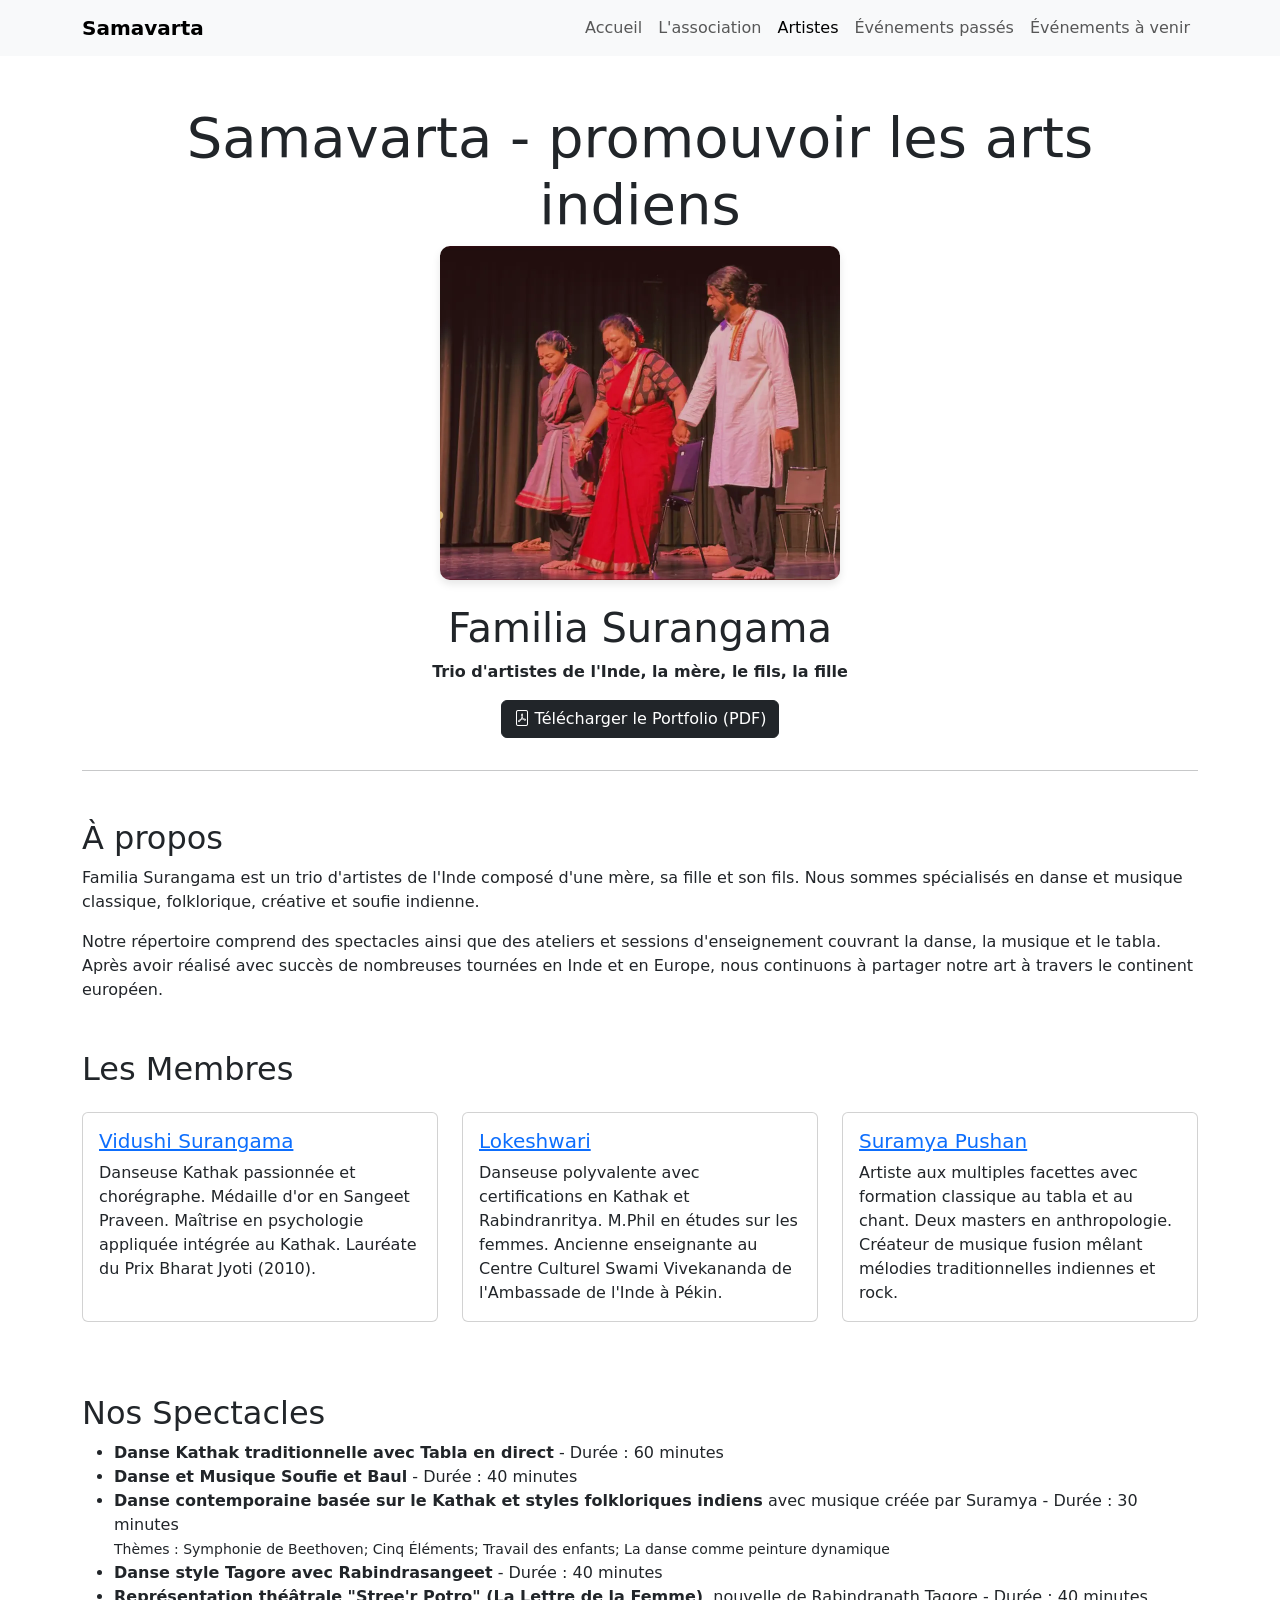
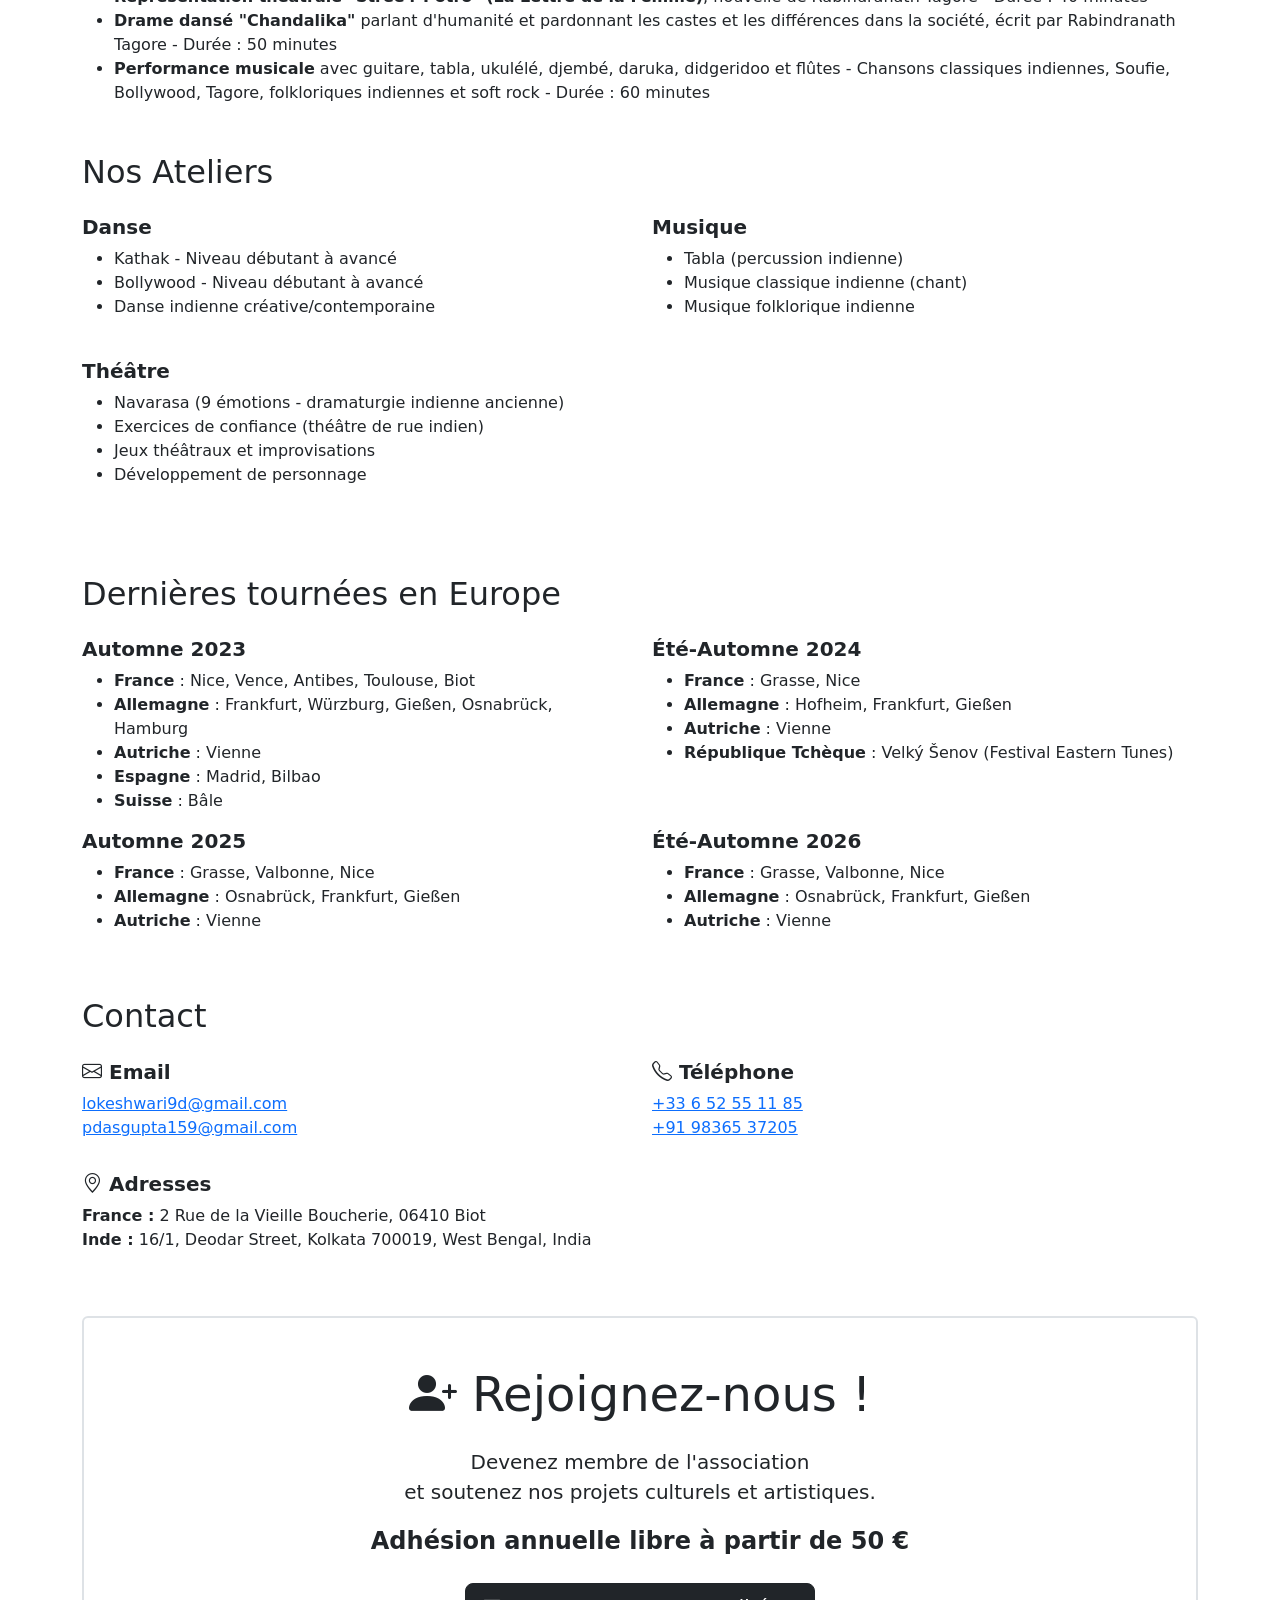
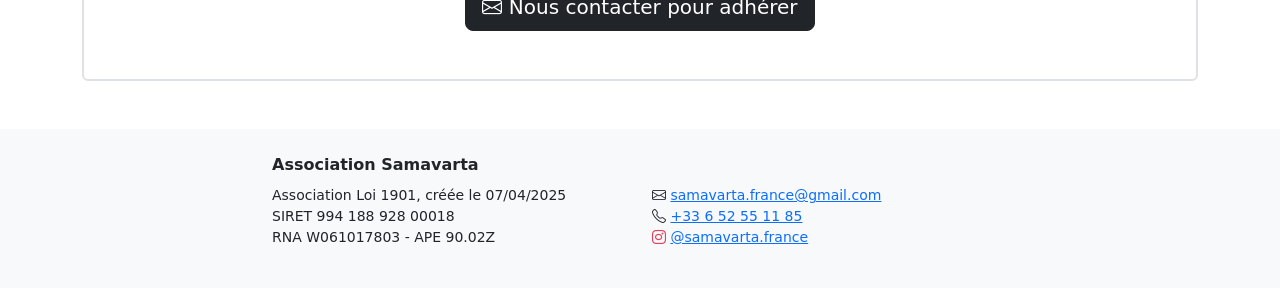
<file: artist/familia-surangama.html>
<!DOCTYPE html>
<html lang="fr">
<head>
    <meta charset="UTF-8">
    <meta name="viewport" content="width=device-width, initial-scale=1.0">
    <title>Familia Surangama - Trio d'artistes indiens, la mère, le fils, la fille</title>

    <link rel="canonical" href="https://samavarta-france.github.io/artist/familia-surangama.html">
    <link rel="icon" type="image/x-icon" href="../favicons/favicon.ico">
    <link rel="icon" type="image/png" sizes="32x32" href="../favicons/favicon-32x32.png">
    <link rel="icon" type="image/png" sizes="16x16" href="../favicons/favicon-16x16.png">
    <link rel="apple-touch-icon" sizes="180x180" href="../favicons/apple-touch-icon.png">

    <meta name="description"
          content="Familia Surangama - Trio d'artistes de l'Inde composé d'une mère, sa fille et son fils. Spécialisés en danse et musique classique, folklorique, créative et soufie indienne.">
    <meta name="keywords"
          content="Familia Surangama, Kathak, danse indienne, musique indienne, Sufi, artistes indiens, spectacles, ateliers">

    <meta property="og:type" content="profile">
    <meta property="og:url" content="https://samavarta-france.github.io/artist/familia-surangama.html">
    <meta property="og:title" content="Familia Surangama - Trio d'artistes indiens">
    <meta property="og:description"
          content="Trio d'artistes de l'Inde spécialisés en danse et musique classique, folklorique, créative et soufie indienne.">
    <meta property="og:image" content="https://samavarta-france.github.io/ressources/Familia-Surangama-2025-01_B.png">

    <link href="https://cdn.jsdelivr.net/npm/bootstrap@5.3.8/dist/css/bootstrap.min.css"
          rel="stylesheet"
          integrity="sha384-sRIl4kxILFvY47J16cr9ZwB07vP4J8+LH7qKQnuqkuIAvNWLzeN8tE5YBujZqJLB"
          crossorigin="anonymous">
    <link rel="stylesheet" href="https://cdn.jsdelivr.net/npm/bootstrap-icons@1.13.1/font/bootstrap-icons.min.css">
    <link rel="stylesheet" href="../styles.css">

    <script type="application/ld+json">
        {
            "@context": "https://schema.org",
            "@type": "PerformingGroup",
            "name": "Familia Surangama",
            "image": "https://samavarta-france.github.io/ressources/Familia-Surangama-2025-01_B.png",
            "url": "https://samavarta-france.github.io/artist/familia-surangama.html",
            "description": "Trio d'artistes de l'Inde composé d'une mère, sa fille et son fils. Spécialisés en danse et musique classique, folklorique, créative et soufie indienne.",
            "genre": [
                "Musique classique indienne",
                "Danse Kathak",
                "Musique Soufie",
                "Musique folklorique indienne",
                "Danse contemporaine"
            ],
            "member": [
                {
                    "@type": "Person",
                    "name": "Vidushi Surangama",
                    "roleName": "Danseuse Kathak et Chorégraphe"
                },
                {
                    "@type": "Person",
                    "name": "Lokeshwari",
                    "roleName": "Danseuse Kathak et Chorégraphe"
                },
                {
                    "@type": "Person",
                    "name": "Suramya Pushan",
                    "roleName": "Musicien, Anthropologue et Artiste Multidisciplinaire"
                }
            ],
            "memberOf": {
                "@type": "Organization",
                "name": "Association Samavarta",
                "url": "https://samavarta-france.github.io/"
            }
        }
    </script>
</head>
<body>

<header>
    <nav class="navbar navbar-expand-lg navbar-light bg-light">
        <div class="container">
            <a class="navbar-brand fw-bold" href="../index.html">Samavarta</a>
            <button class="navbar-toggler" type="button" data-bs-toggle="collapse" data-bs-target="#navbarNav" aria-controls="navbarNav" aria-expanded="false" aria-label="Toggle navigation">
                <span class="navbar-toggler-icon"></span>
            </button>
            <div class="collapse navbar-collapse" id="navbarNav">
                <ul class="navbar-nav ms-auto">
                    <li class="nav-item">
                        <a class="nav-link" href="../index.html">Accueil</a>
                    </li>
                    <li class="nav-item">
                        <a class="nav-link" href="../association.html">L'association</a>
                    </li>
                    <li class="nav-item">
                        <a class="nav-link active" aria-current="page" href="../artists.html">Artistes</a>
                    </li>
                    <li class="nav-item">
                        <a class="nav-link" href="../evenements-passes.html">Événements passés</a>
                    </li>
                    <li class="nav-item">
                        <a class="nav-link" href="../evenements-a-venir.html">Événements à venir</a>
                    </li>
                </ul>
            </div>
        </div>
    </nav>

    <div class="container mt-5">
        <div class="row">
            <div class="col-12">
                <h1 class="display-4 text-center">Samavarta - promouvoir les arts indiens</h1>
            </div>
        </div>
    </div>
</header>

<main>
    <div class="container">
        <div class="row">
            <div class="col-12 text-center mb-4">
                <picture>
                    <source srcset="../ressources/thumbnails/Familia-Surangama-2025-01_B_thumb.webp" type="image/webp">
                    <img src="../ressources/Familia-Surangama-2025-01_B.png" class="profile-img" alt="Familia Surangama">
                </picture>
            </div>
            <div class="col-12">
                <h2 class="h1 text-center">Familia Surangama</h2>
                <p class="text-center"><strong>Trio d'artistes de l'Inde, la mère, le fils, la fille</strong></p>
                <p class="text-center">
                    <a href="../ressources/Familia-Surangama-2025-01.pdf" target="_blank" class="btn btn-dark">
                        <i class="bi bi-file-pdf"></i> Télécharger le Portfolio (PDF)
                    </a>
                </p>
            </div>
            <div class="col-12">
                <hr>

                <section>
                    <h2 class="mt-5">À propos</h2>
                    <p>
                        Familia Surangama est un trio d'artistes de l'Inde composé d'une mère, sa fille et son fils.
                        Nous sommes spécialisés en danse et musique classique, folklorique, créative et soufie indienne.
                    </p>
                    <p>
                        Notre répertoire comprend des spectacles ainsi que des ateliers et sessions d'enseignement
                        couvrant la danse, la musique et le tabla. Après avoir réalisé avec succès de nombreuses tournées
                        en Inde et en Europe, nous continuons à partager notre art à travers le continent européen.
                    </p>
                </section>

                <section>
                    <h2 class="mt-5">Les Membres</h2>
                    <div class="row mt-4">
                        <div class="col-md-4 mb-4">
                            <div class="card h-100">
                                <div class="card-body">
                                    <h3 class="h5 card-title">
                                        <a href="surangama.html">Vidushi Surangama</a>
                                    </h3>
                                    <p class="card-text">
                                        Danseuse Kathak passionnée et chorégraphe. Médaille d'or en Sangeet Praveen.
                                        Maîtrise en psychologie appliquée intégrée au Kathak. Lauréate du Prix Bharat Jyoti (2010).
                                    </p>
                                </div>
                            </div>
                        </div>
                        <div class="col-md-4 mb-4">
                            <div class="card h-100">
                                <div class="card-body">
                                    <h3 class="h5 card-title">
                                        <a href="lokeshwari.html">Lokeshwari</a>
                                    </h3>
                                    <p class="card-text">
                                        Danseuse polyvalente avec certifications en Kathak et Rabindranritya. M.Phil en études sur les femmes.
                                        Ancienne enseignante au Centre Culturel Swami Vivekananda de l'Ambassade de l'Inde à Pékin.
                                    </p>
                                </div>
                            </div>
                        </div>
                        <div class="col-md-4 mb-4">
                            <div class="card h-100">
                                <div class="card-body">
                                    <h3 class="h5 card-title">
                                        <a href="suramya-pushan.html">Suramya Pushan</a>
                                    </h3>
                                    <p class="card-text">
                                        Artiste aux multiples facettes avec formation classique au tabla et au chant.
                                        Deux masters en anthropologie. Créateur de musique fusion mêlant mélodies traditionnelles indiennes et rock.
                                    </p>
                                </div>
                            </div>
                        </div>
                    </div>
                </section>

                <section>
                    <h2 class="mt-5">Nos Spectacles</h2>
                    <ul>
                        <li><strong>Danse Kathak traditionnelle avec Tabla en direct</strong> - Durée : 60 minutes</li>
                        <li><strong>Danse et Musique Soufie et Baul</strong> - Durée : 40 minutes</li>
                        <li><strong>Danse contemporaine basée sur le Kathak et styles folkloriques indiens</strong> avec musique créée par Suramya - Durée : 30 minutes
                            <br><small>Thèmes : Symphonie de Beethoven; Cinq Éléments; Travail des enfants; La danse comme peinture dynamique</small>
                        </li>
                        <li><strong>Danse style Tagore avec Rabindrasangeet</strong> - Durée : 40 minutes</li>
                        <li><strong>Représentation théâtrale "Stree'r Potro" (La Lettre de la Femme)</strong>, nouvelle de Rabindranath Tagore - Durée : 40 minutes</li>
                        <li><strong>Drame dansé "Chandalika"</strong> parlant d'humanité et pardonnant les castes et les différences dans la société, écrit par Rabindranath Tagore - Durée : 50 minutes</li>
                        <li><strong>Performance musicale</strong> avec guitare, tabla, ukulélé, djembé, daruka, didgeridoo et flûtes - Chansons classiques indiennes, Soufie, Bollywood, Tagore, folkloriques indiennes et soft rock - Durée : 60 minutes</li>
                    </ul>
                </section>

                <section>
                    <h2 class="mt-5">Nos Ateliers</h2>
                    <div class="row mt-4">
                        <div class="col-md-6 mb-4">
                            <h3 class="h5"><strong>Danse</strong></h3>
                            <ul>
                                <li>Kathak - Niveau débutant à avancé</li>
                                <li>Bollywood - Niveau débutant à avancé</li>
                                <li>Danse indienne créative/contemporaine</li>
                            </ul>
                        </div>
                        <div class="col-md-6 mb-4">
                            <h3 class="h5"><strong>Musique</strong></h3>
                            <ul>
                                <li>Tabla (percussion indienne)</li>
                                <li>Musique classique indienne (chant)</li>
                                <li>Musique folklorique indienne</li>
                            </ul>
                        </div>
                        <div class="col-md-6 mb-4">
                            <h3 class="h5"><strong>Théâtre</strong></h3>
                            <ul>
                                <li>Navarasa (9 émotions - dramaturgie indienne ancienne)</li>
                                <li>Exercices de confiance (théâtre de rue indien)</li>
                                <li>Jeux théâtraux et improvisations</li>
                                <li>Développement de personnage</li>
                            </ul>
                        </div>
                    </div>
                </section>

                <section>
                    <h2 class="mt-5">Dernières tournées en Europe</h2>
                    <div class="row mt-4">
                        <div class="col-md-6">
                            <h3 class="h5"><strong>Automne 2023</strong></h3>
                            <ul>
                                <li><strong>France</strong> : Nice, Vence, Antibes, Toulouse, Biot</li>
                                <li><strong>Allemagne</strong> : Frankfurt, Würzburg, Gießen, Osnabrück, Hamburg</li>
                                <li><strong>Autriche</strong> : Vienne</li>
                                <li><strong>Espagne</strong> : Madrid, Bilbao</li>
                                <li><strong>Suisse</strong> : Bâle</li>
                            </ul>
                        </div>
                        <div class="col-md-6">
                            <h3 class="h5"><strong>Été-Automne 2024</strong></h3>
                            <ul>
                                <li><strong>France</strong> : Grasse, Nice</li>
                                <li><strong>Allemagne</strong> : Hofheim, Frankfurt, Gießen</li>
                                <li><strong>Autriche</strong> : Vienne</li>
                                <li><strong>République Tchèque</strong> : Velký Šenov (Festival Eastern Tunes)</li>
                            </ul>
                        </div>
                        <div class="col-md-6">
                            <h3 class="h5"><strong>Automne 2025</strong></h3>
                            <ul>
                                <li><strong>France</strong> : Grasse, Valbonne, Nice</li>
                                <li><strong>Allemagne</strong> : Osnabrück, Frankfurt, Gießen</li>
                                <li><strong>Autriche</strong> : Vienne</li>
                            </ul>
                        </div>
                        <div class="col-md-6">
                            <h3 class="h5"><strong>Été-Automne 2026</strong></h3>
                            <ul>
                                <li><strong>France</strong> : Grasse, Valbonne, Nice</li>
                                <li><strong>Allemagne</strong> : Osnabrück, Frankfurt, Gießen</li>
                                <li><strong>Autriche</strong> : Vienne</li>
                            </ul>
                        </div>
                    </div>
                </section>

                <section>
                    <h2 class="mt-5">Contact</h2>
                    <div class="row mt-4">
                        <div class="col-md-6">
                            <h3 class="h5"><strong><i class="bi bi-envelope"></i> Email</strong></h3>
                            <p>
                                <a href="mailto:lokeshwari9d@gmail.com">lokeshwari9d@gmail.com</a><br>
                                <a href="mailto:pdasgupta159@gmail.com">pdasgupta159@gmail.com</a>
                            </p>
                        </div>
                        <div class="col-md-6">
                            <h3 class="h5"><strong><i class="bi bi-telephone"></i> Téléphone</strong></h3>
                            <p>
                                <a href="tel:+33652551185">+33 6 52 55 11 85</a><br>
                                <a href="tel:+919836537205">+91 98365 37205</a>
                            </p>
                        </div>
                    </div>
                    <div class="row mt-3">
                        <div class="col-12">
                            <h3 class="h5"><strong><i class="bi bi-geo-alt"></i> Adresses</strong></h3>
                            <p>
                                <strong>France :</strong> 2 Rue de la Vieille Boucherie, 06410 Biot<br>
                                <strong>Inde :</strong> 16/1, Deodar Street, Kolkata 700019, West Bengal, India
                            </p>
                        </div>
                    </div>
                </section>

                <section class="mt-5">
                    <div class="row">
                        <div class="col-12">
                            <div class="card border border-2">
                                <div class="card-body text-center py-5">
                                    <h2 class="card-title display-5 mb-4">
                                        <i class="bi bi-person-plus-fill"></i> Rejoignez-nous !
                                    </h2>
                                    <p class="lead mb-3">
                                        Devenez membre de l'association<br>
                                        et soutenez nos projets culturels et artistiques.
                                    </p>
                                    <p class="fs-4 mb-4">
                                        <strong>Adhésion annuelle libre à partir de 50 €</strong>
                                    </p>
                                    <a href="mailto:samavarta.france@gmail.com?subject=Demande%20d%27adh%C3%A9sion"
                                       class="btn btn-dark btn-lg">
                                        <i class="bi bi-envelope"></i> Nous contacter pour adhérer
                                    </a>
                                </div>
                            </div>
                        </div>
                    </div>
                </section>

            </div>
        </div>
    </div>
</main>

<footer class="bg-light mt-5 py-4">
    <div class="container">
        <div class="row">
            <div class="col-md-2"></div>
            <div class="col-md-4">
                <p class="fw-bold mb-2">Association Samavarta</p>
                <p class="small">
                    Association Loi 1901, créée le 07/04/2025<br>
                    SIRET 994 188 928 00018<br>
                    RNA W061017803 - APE 90.02Z
                </p>
            </div>
            <div class="col-md-4">
                <p class="fw-bold mb-2">&nbsp;</p>
                <p class="small">
                    <i class="bi bi-envelope"></i> <a href="mailto:samavarta.france@gmail.com">samavarta.france@gmail.com</a><br>
                    <i class="bi bi-telephone"></i> <a href="tel:+33652551185">+33 6 52 55 11 85</a><br>
                    <i class="bi bi-instagram"></i> <a href="https://www.instagram.com/samavarta.france" target="_blank"
                                                       rel="noopener noreferrer">@samavarta.france</a>
                </p>
            </div>
            <div class="col-md-2"></div>
        </div>
    </div>
</footer>

<script
        src="https://cdn.jsdelivr.net/npm/bootstrap@5.3.8/dist/js/bootstrap.bundle.min.js"
        integrity="sha384-FKyoEForCGlyvwx9Hj09JcYn3nv7wiPVlz7YYwJrWVcXK/BmnVDxM+D2scQbITxI"
        crossorigin="anonymous"
></script>
<script src="../scripts.js"></script>

</body>
</html>
</file>
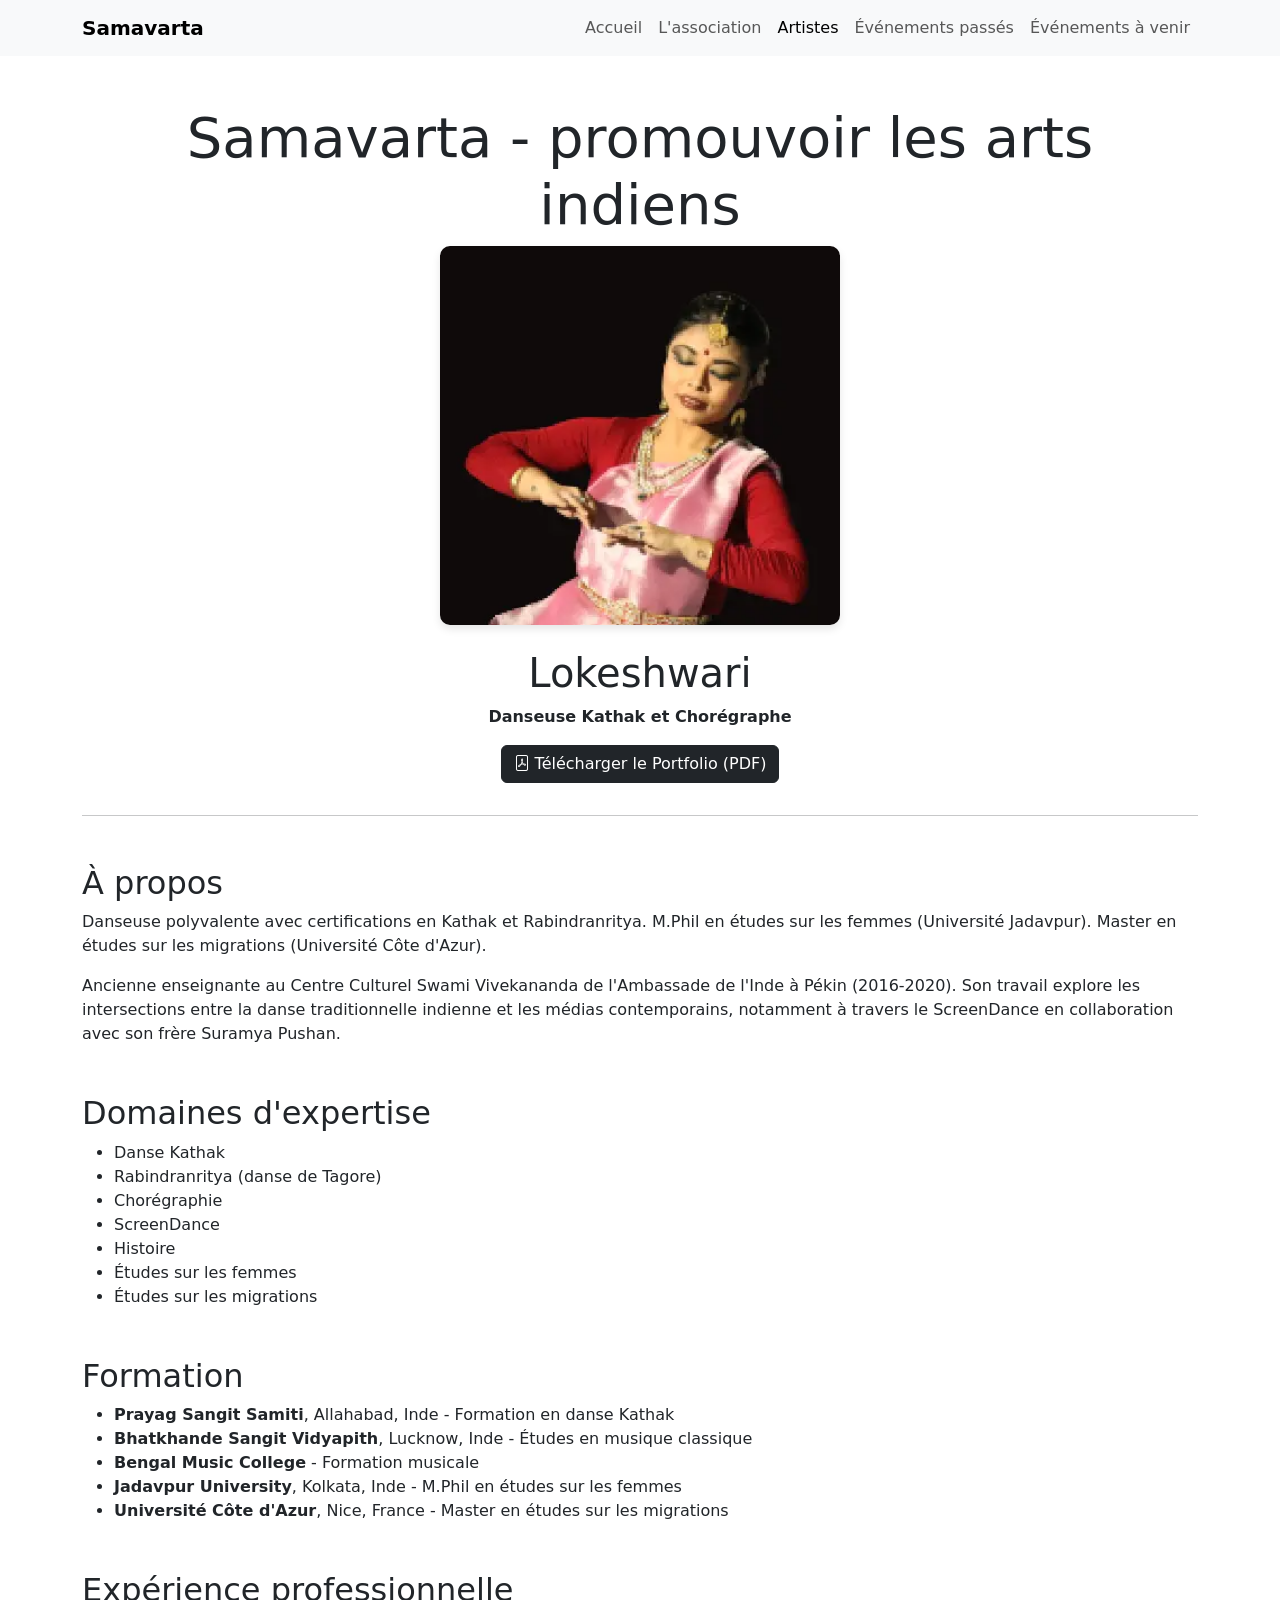
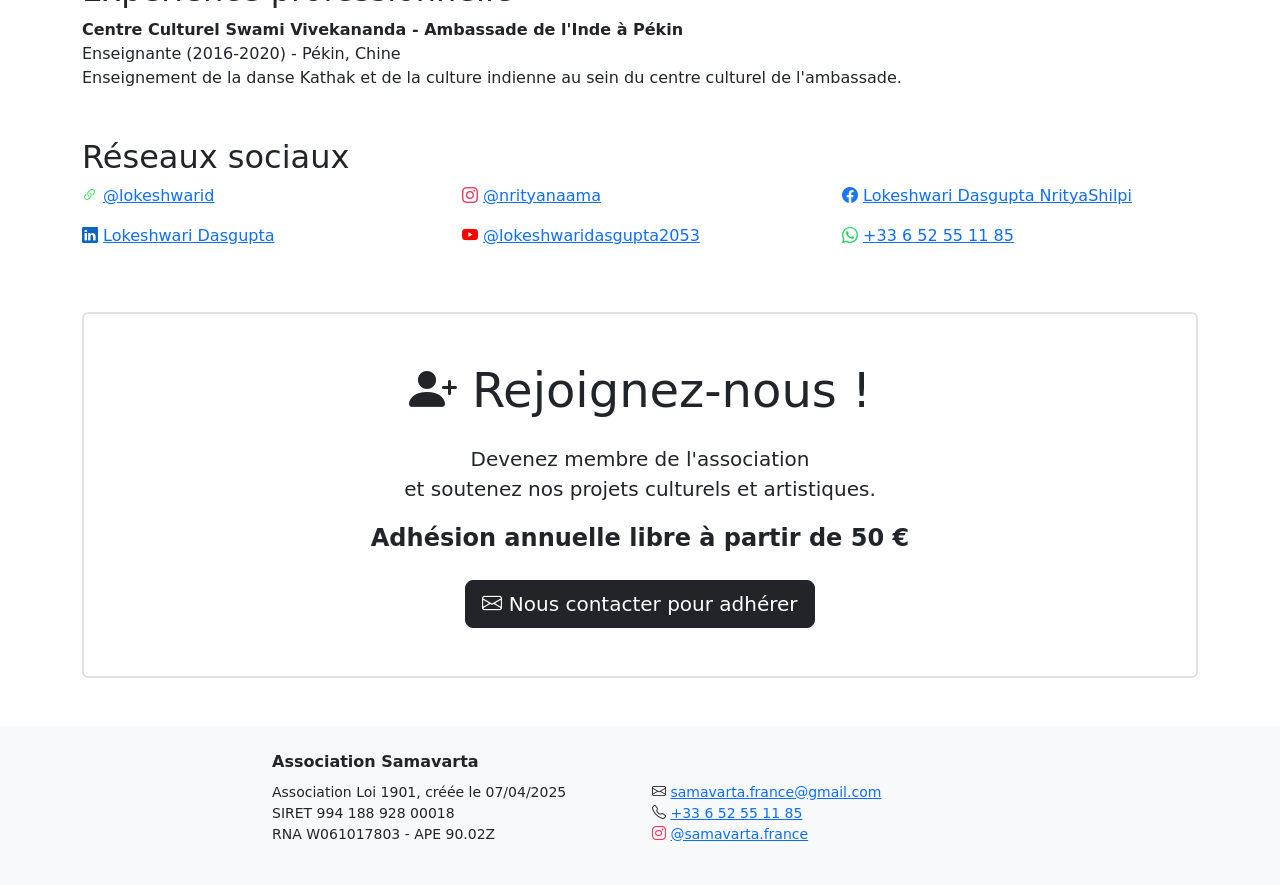
<file: artist/lokeshwari.html>
<!DOCTYPE html>
<html lang="fr">
<head>
    <meta charset="UTF-8">
    <meta name="viewport" content="width=device-width, initial-scale=1.0">
    <title>Lokeshwari - Danseuse Kathak et Chorégraphe</title>

    <link rel="canonical" href="https://samavarta-france.github.io/artist/lokeshwari.html">
    <link rel="icon" type="image/x-icon" href="../favicons/favicon.ico">
    <link rel="icon" type="image/png" sizes="32x32" href="../favicons/favicon-32x32.png">
    <link rel="icon" type="image/png" sizes="16x16" href="../favicons/favicon-16x16.png">
    <link rel="apple-touch-icon" sizes="180x180" href="../favicons/apple-touch-icon.png">

    <meta name="description"
          content="Lokeshwari - Danseuse Kathak polyvalente et chorégraphe. Certifications en Kathak et Rabindranritya. M.Phil en études sur les femmes. Master en études sur les migrations.">
    <meta name="keywords"
          content="Lokeshwari, Kathak, danse indienne, Rabindranritya, chorégraphe, ScreenDance, études sur les femmes">

    <meta property="og:type" content="profile">
    <meta property="og:url" content="https://samavarta-france.github.io/artist/lokeshwari.html">
    <meta property="og:title" content="Lokeshwari - Danseuse Kathak et Chorégraphe">
    <meta property="og:description"
          content="Danseuse Kathak polyvalente et chorégraphe. Certifications en Kathak et Rabindranritya. M.Phil en études sur les femmes.">
    <meta property="og:image" content="https://samavarta-france.github.io/ressources/Lokeshwari.png">

    <link href="https://cdn.jsdelivr.net/npm/bootstrap@5.3.8/dist/css/bootstrap.min.css"
          rel="stylesheet"
          integrity="sha384-sRIl4kxILFvY47J16cr9ZwB07vP4J8+LH7qKQnuqkuIAvNWLzeN8tE5YBujZqJLB"
          crossorigin="anonymous">
    <link rel="stylesheet" href="https://cdn.jsdelivr.net/npm/bootstrap-icons@1.13.1/font/bootstrap-icons.min.css">
    <link rel="stylesheet" href="../styles.css">

    <script type="application/ld+json">
        {
            "@context": "https://schema.org",
            "@type": "Person",
            "name": "Lokeshwari",
            "givenName": "Lokeshwari",
            "image": "https://samavarta-france.github.io/ressources/Lokeshwari.png",
            "url": "https://samavarta-france.github.io/artist/lokeshwari.html",
            "jobTitle": "Danseuse Kathak et Chorégraphe",
            "description": "Danseuse polyvalente avec certifications en Kathak et Rabindranritya. M.Phil en études sur les femmes (Université Jadavpur). Ancienne enseignante au Centre Culturel Swami Vivekananda de l'Ambassade de l'Inde à Pékin (2016-2020). Master en études sur les migrations (Université Côte d'Azur).",
            "knowsAbout": [
                "Danse Kathak",
                "Rabindranritya (danse de Tagore)",
                "Chorégraphie",
                "ScreenDance",
                "Histoire",
                "Études sur les femmes",
                "Études sur les migrations"
            ],
            "hasOccupation": {
                "@type": "Occupation",
                "name": "Danseuse et Chorégraphe Kathak",
                "occupationalCategory": "Performing Arts"
            },
            "alumniOf": [
                {
                    "@type": "EducationalOrganization",
                    "name": "Prayag Sangit Samiti",
                    "location": "Allahabad, Inde"
                },
                {
                    "@type": "EducationalOrganization",
                    "name": "Bhatkhande Sangit Vidyapith",
                    "location": "Lucknow, Inde"
                },
                {
                    "@type": "EducationalOrganization",
                    "name": "Bengal Music College"
                },
                {
                    "@type": "EducationalOrganization",
                    "name": "Jadavpur University",
                    "location": "Kolkata, Inde"
                },
                {
                    "@type": "EducationalOrganization",
                    "name": "Université Côte d'Azur",
                    "location": "Nice, France"
                }
            ],
            "relatedTo": {
                "@type": "Person",
                "name": "Vidushi Surangama",
                "description": "Mère et professeure"
            },
            "colleague": {
                "@type": "Person",
                "name": "Suramya Pushan",
                "description": "Frère et collaborateur ScreenDance"
            },
            "workLocation": [
                {
                    "@type": "Place",
                    "name": "Nice, France"
                },
                {
                    "@type": "Place",
                    "name": "Pékin, Chine"
                },
                {
                    "@type": "Place",
                    "name": "Kolkata, Inde"
                }
            ],
            "sameAs": [
                "https://www.youtube.com/@lokeshwaridasgupta2053"
            ],
            "memberOf": {
                "@type": "Organization",
                "name": "Association Samavarta",
                "url": "https://samavarta-france.github.io/"
            },
            "performerIn": {
                "@type": "PerformingGroup",
                "name": "Association Samavarta"
            },
            "nationality": {
                "@type": "Country",
                "name": "Inde"
            }
        }
    </script>
</head>
<body>

<header>
    <nav class="navbar navbar-expand-lg navbar-light bg-light">
        <div class="container">
            <a class="navbar-brand fw-bold" href="../index.html">Samavarta</a>
            <button class="navbar-toggler" type="button" data-bs-toggle="collapse" data-bs-target="#navbarNav" aria-controls="navbarNav" aria-expanded="false" aria-label="Toggle navigation">
                <span class="navbar-toggler-icon"></span>
            </button>
            <div class="collapse navbar-collapse" id="navbarNav">
                <ul class="navbar-nav ms-auto">
                    <li class="nav-item">
                        <a class="nav-link" href="../index.html">Accueil</a>
                    </li>
                    <li class="nav-item">
                        <a class="nav-link" href="../association.html">L'association</a>
                    </li>
                    <li class="nav-item">
                        <a class="nav-link active" aria-current="page" href="../artists.html">Artistes</a>
                    </li>
                    <li class="nav-item">
                        <a class="nav-link" href="../evenements-passes.html">Événements passés</a>
                    </li>
                    <li class="nav-item">
                        <a class="nav-link" href="../evenements-a-venir.html">Événements à venir</a>
                    </li>
                </ul>
            </div>
        </div>
    </nav>

    <div class="container mt-5">
        <div class="row">
            <div class="col-12">
                <h1 class="display-4 text-center">Samavarta - promouvoir les arts indiens</h1>
            </div>
        </div>
    </div>
</header>

<main>
    <div class="container">
        <div class="row">
            <div class="col-12 text-center mb-4">
                <picture>
                    <source srcset="../ressources/thumbnails/Lokeshwari_thumb.webp" type="image/webp">
                    <img src="../ressources/Lokeshwari.png" class="profile-img" alt="Lokeshwari">
                </picture>
            </div>
            <div class="col-12">
                <h2 class="h1 text-center">Lokeshwari</h2>
                <p class="text-center"><strong>Danseuse Kathak et Chorégraphe</strong></p>
                <p class="text-center">
                    <a href="../ressources/Lokeshwari-Portfolio.pdf" target="_blank" class="btn btn-dark">
                        <i class="bi bi-file-pdf"></i> Télécharger le Portfolio (PDF)
                    </a>
                </p>
            </div>
            <div class="col-12">
                <hr>

                <section>
                    <h2 class="mt-5">À propos</h2>
                    <p>
                        Danseuse polyvalente avec certifications en Kathak et Rabindranritya. M.Phil en études sur les femmes
                        (Université Jadavpur). Master en études sur les migrations (Université Côte d'Azur).
                    </p>
                    <p>
                        Ancienne enseignante au Centre Culturel Swami Vivekananda de l'Ambassade de l'Inde à Pékin (2016-2020).
                        Son travail explore les intersections entre la danse traditionnelle indienne et les médias contemporains,
                        notamment à travers le ScreenDance en collaboration avec son frère Suramya Pushan.
                    </p>
                </section>

                <section>
                    <h2 class="mt-5">Domaines d'expertise</h2>
                    <ul>
                        <li>Danse Kathak</li>
                        <li>Rabindranritya (danse de Tagore)</li>
                        <li>Chorégraphie</li>
                        <li>ScreenDance</li>
                        <li>Histoire</li>
                        <li>Études sur les femmes</li>
                        <li>Études sur les migrations</li>
                    </ul>
                </section>

                <section>
                    <h2 class="mt-5">Formation</h2>
                    <ul>
                        <li><strong>Prayag Sangit Samiti</strong>, Allahabad, Inde - Formation en danse Kathak</li>
                        <li><strong>Bhatkhande Sangit Vidyapith</strong>, Lucknow, Inde - Études en musique classique</li>
                        <li><strong>Bengal Music College</strong> - Formation musicale</li>
                        <li><strong>Jadavpur University</strong>, Kolkata, Inde - M.Phil en études sur les femmes</li>
                        <li><strong>Université Côte d'Azur</strong>, Nice, France - Master en études sur les migrations</li>
                    </ul>
                </section>

                <section>
                    <h2 class="mt-5">Expérience professionnelle</h2>
                    <p>
                        <strong>Centre Culturel Swami Vivekananda - Ambassade de l'Inde à Pékin</strong><br>
                        Enseignante (2016-2020) - Pékin, Chine<br>
                        Enseignement de la danse Kathak et de la culture indienne au sein du centre culturel de l'ambassade.
                    </p>
                </section>

                <section>
                    <h2 class="mt-5">Réseaux sociaux</h2>
                    <div class="row">
                        <div class="col-md-6 col-lg-4 mb-3">
                            <i class="bi bi-link-45deg" data-bs-toggle="tooltip" data-bs-placement="top" title="Linktree"></i>
                            <a href="https://linktr.ee/lokeshwarid" target="_blank" rel="noopener noreferrer">@lokeshwarid</a>
                        </div>
                        <div class="col-md-6 col-lg-4 mb-3">
                            <i class="bi bi-instagram" data-bs-toggle="tooltip" data-bs-placement="top" title="Instagram"></i>
                            <a href="https://www.instagram.com/nrityanaama/" target="_blank" rel="noopener noreferrer">@nrityanaama</a>
                        </div>
                        <div class="col-md-6 col-lg-4 mb-3">
                            <i class="bi bi-facebook" data-bs-toggle="tooltip" data-bs-placement="top" title="Facebook"></i>
                            <a href="https://www.facebook.com/lokeshwarinritya/" target="_blank" rel="noopener noreferrer">Lokeshwari Dasgupta NrityaShilpi</a>
                        </div>
                        <div class="col-md-6 col-lg-4 mb-3">
                            <i class="bi bi-linkedin" data-bs-toggle="tooltip" data-bs-placement="top" title="LinkedIn"></i>
                            <a href="https://www.linkedin.com/in/lokeshwari-dasgupta/" target="_blank" rel="noopener noreferrer">Lokeshwari Dasgupta</a>
                        </div>
                        <div class="col-md-6 col-lg-4 mb-3">
                            <i class="bi bi-youtube" data-bs-toggle="tooltip" data-bs-placement="top" title="YouTube"></i>
                            <a href="https://www.youtube.com/@lokeshwaridasgupta2053" target="_blank" rel="noopener noreferrer">@lokeshwaridasgupta2053</a>
                        </div>
                        <div class="col-md-6 col-lg-4 mb-3">
                            <i class="bi bi-whatsapp" data-bs-toggle="tooltip" data-bs-placement="top" title="WhatsApp"></i>
                            <a href="https://wa.me/33652551185" target="_blank" rel="noopener noreferrer">+33 6 52 55 11 85</a>
                        </div>
                    </div>
                </section>

                <section class="mt-5">
                    <div class="row">
                        <div class="col-12">
                            <div class="card border border-2">
                                <div class="card-body text-center py-5">
                                    <h2 class="card-title display-5 mb-4">
                                        <i class="bi bi-person-plus-fill"></i> Rejoignez-nous !
                                    </h2>
                                    <p class="lead mb-3">
                                        Devenez membre de l'association<br>
                                        et soutenez nos projets culturels et artistiques.
                                    </p>
                                    <p class="fs-4 mb-4">
                                        <strong>Adhésion annuelle libre à partir de 50 €</strong>
                                    </p>
                                    <a href="mailto:samavarta.france@gmail.com?subject=Demande%20d%27adh%C3%A9sion"
                                       class="btn btn-dark btn-lg">
                                        <i class="bi bi-envelope"></i> Nous contacter pour adhérer
                                    </a>
                                </div>
                            </div>
                        </div>
                    </div>
                </section>

            </div>
        </div>
    </div>
</main>

<footer class="bg-light mt-5 py-4">
    <div class="container">
        <div class="row">
            <div class="col-md-2"></div>
            <div class="col-md-4">
                <p class="fw-bold mb-2">Association Samavarta</p>
                <p class="small">
                    Association Loi 1901, créée le 07/04/2025<br>
                    SIRET 994 188 928 00018<br>
                    RNA W061017803 - APE 90.02Z
                </p>
            </div>
            <div class="col-md-4">
                <p class="fw-bold mb-2">&nbsp;</p>
                <p class="small">
                    <i class="bi bi-envelope"></i> <a href="mailto:samavarta.france@gmail.com">samavarta.france@gmail.com</a><br>
                    <i class="bi bi-telephone"></i> <a href="tel:+33652551185">+33 6 52 55 11 85</a><br>
                    <i class="bi bi-instagram"></i> <a href="https://www.instagram.com/samavarta.france" target="_blank"
                                                       rel="noopener noreferrer">@samavarta.france</a>
                </p>
            </div>
            <div class="col-md-2"></div>
        </div>
    </div>
</footer>

<script
        src="https://cdn.jsdelivr.net/npm/bootstrap@5.3.8/dist/js/bootstrap.bundle.min.js"
        integrity="sha384-FKyoEForCGlyvwx9Hj09JcYn3nv7wiPVlz7YYwJrWVcXK/BmnVDxM+D2scQbITxI"
        crossorigin="anonymous"
></script>
<script src="../scripts.js"></script>

</body>
</html>
</file>
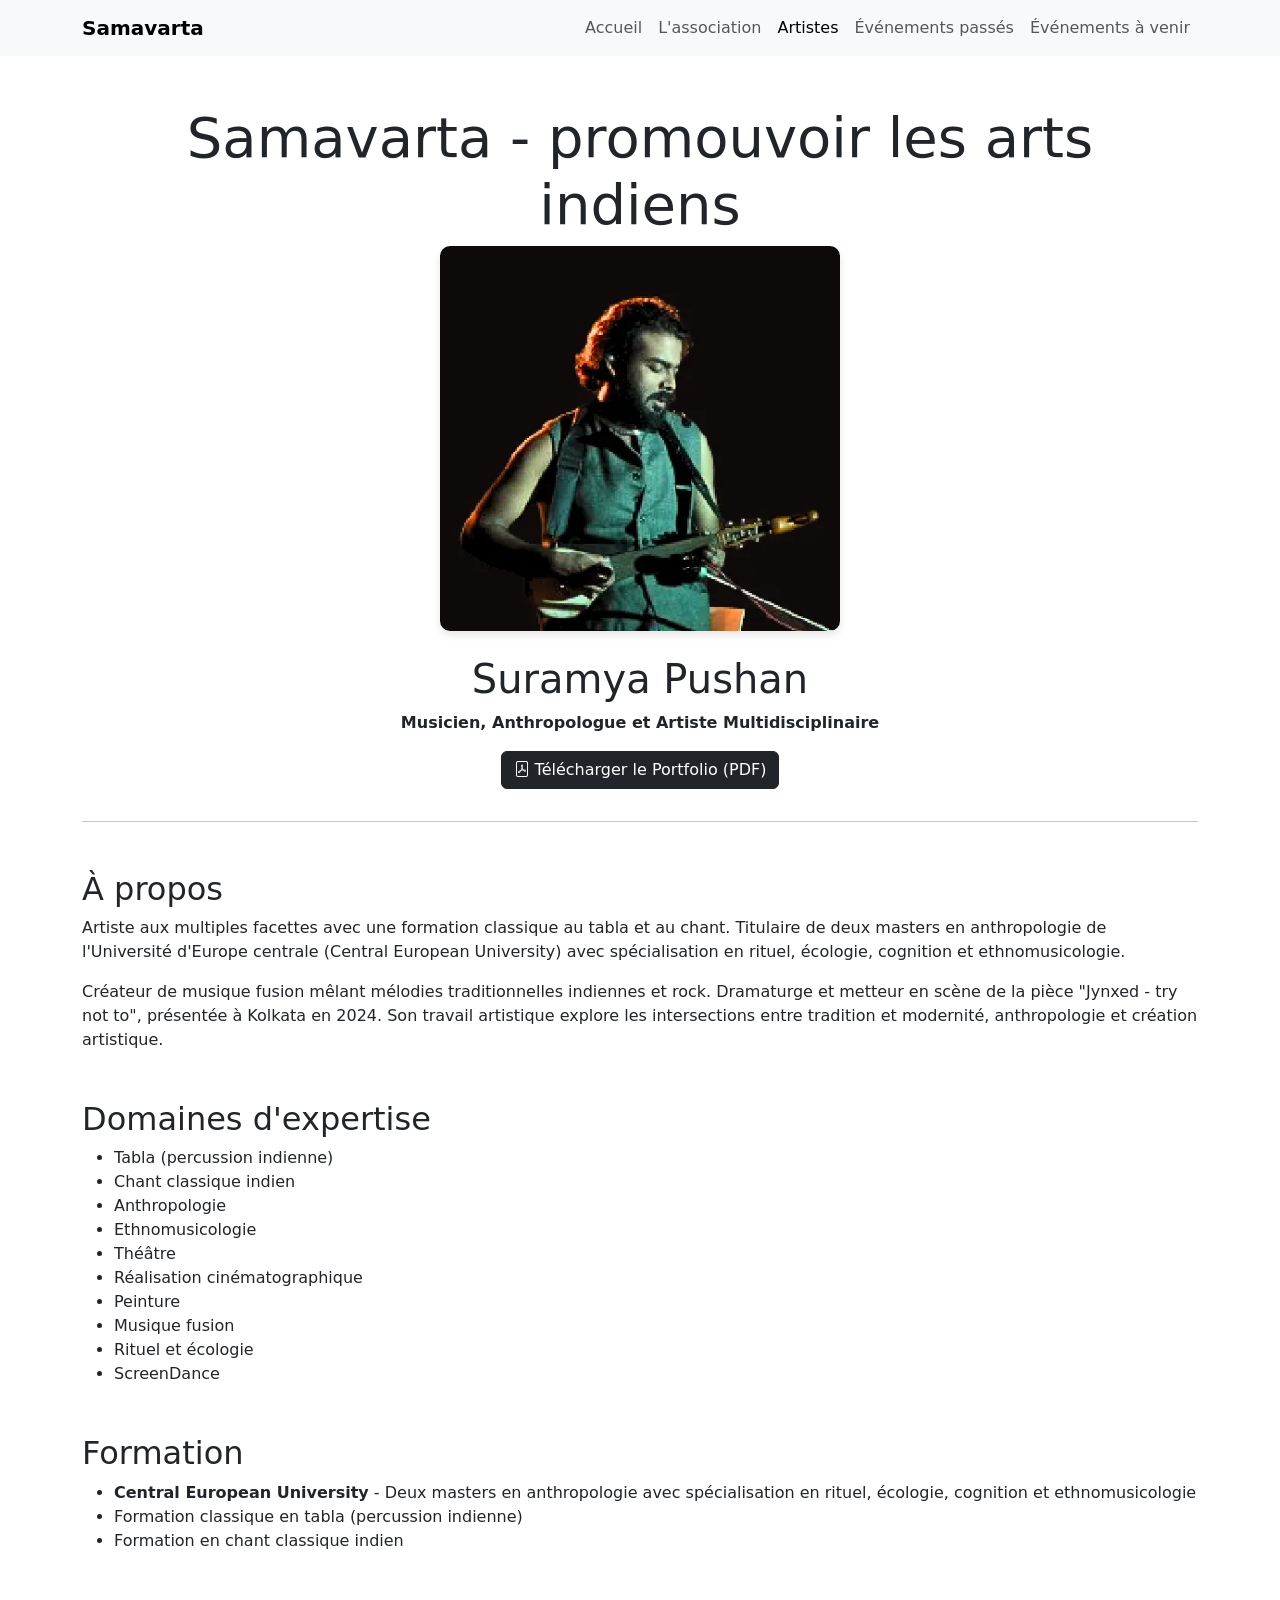
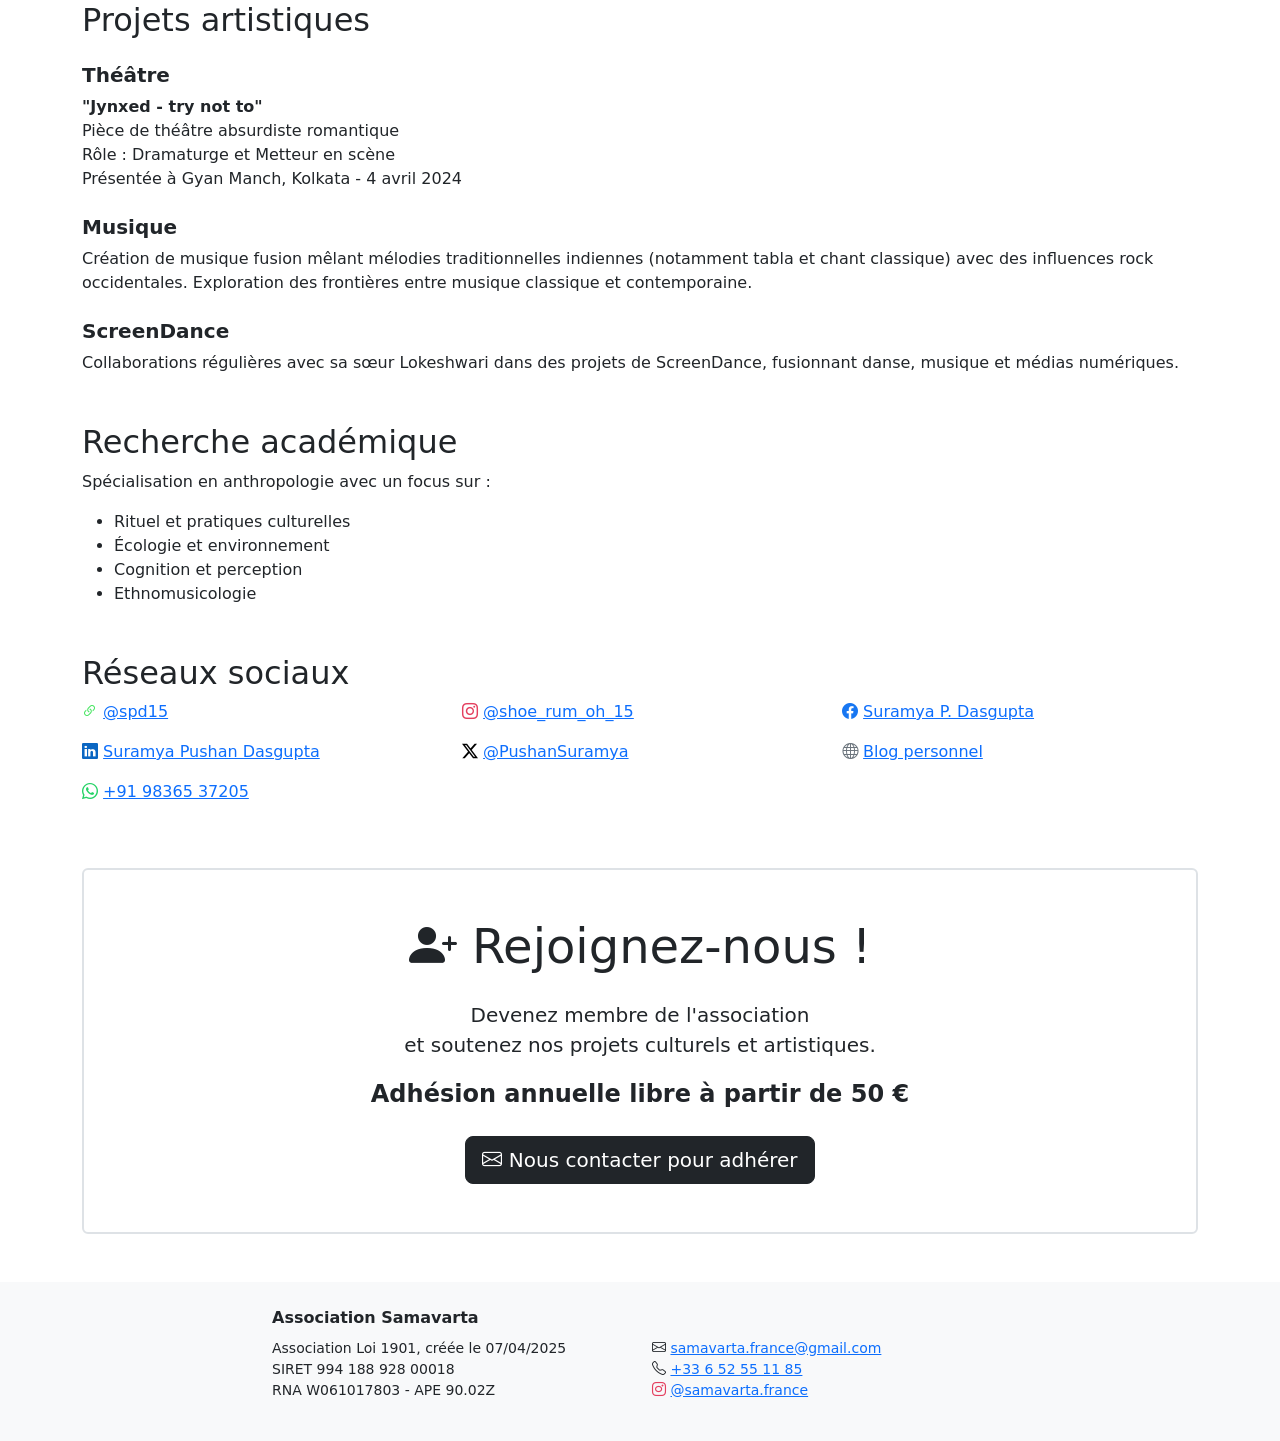
<file: artist/suramya-pushan.html>
<!DOCTYPE html>
<html lang="fr">
<head>
    <meta charset="UTF-8">
    <meta name="viewport" content="width=device-width, initial-scale=1.0">
    <title>Suramya Pushan - Musicien, Anthropologue et Artiste Multidisciplinaire</title>

    <link rel="canonical" href="https://samavarta-france.github.io/artist/suramya-pushan.html">
    <link rel="icon" type="image/x-icon" href="../favicons/favicon.ico">
    <link rel="icon" type="image/png" sizes="32x32" href="../favicons/favicon-32x32.png">
    <link rel="icon" type="image/png" sizes="16x16" href="../favicons/favicon-16x16.png">
    <link rel="apple-touch-icon" sizes="180x180" href="../favicons/apple-touch-icon.png">

    <meta name="description"
          content="Suramya Pushan - Artiste multidisciplinaire avec formation au tabla et chant classique. Deux masters en anthropologie. Créateur de musique fusion, dramaturge et metteur en scène.">
    <meta name="keywords"
          content="Suramya Pushan, tabla, musicien indien, anthropologue, ethnomusicologie, théâtre, ScreenDance, musique fusion">

    <meta property="og:type" content="profile">
    <meta property="og:url" content="https://samavarta-france.github.io/artist/suramya-pushan.html">
    <meta property="og:title" content="Suramya Pushan - Musicien, Anthropologue et Artiste Multidisciplinaire">
    <meta property="og:description"
          content="Artiste multidisciplinaire avec formation au tabla et chant classique. Deux masters en anthropologie.">
    <meta property="og:image" content="https://samavarta-france.github.io/ressources/Suramya.png">

    <link href="https://cdn.jsdelivr.net/npm/bootstrap@5.3.8/dist/css/bootstrap.min.css"
          rel="stylesheet"
          integrity="sha384-sRIl4kxILFvY47J16cr9ZwB07vP4J8+LH7qKQnuqkuIAvNWLzeN8tE5YBujZqJLB"
          crossorigin="anonymous">
    <link rel="stylesheet" href="https://cdn.jsdelivr.net/npm/bootstrap-icons@1.13.1/font/bootstrap-icons.min.css">
    <link rel="stylesheet" href="../styles.css">

    <script type="application/ld+json">
        {
            "@context": "https://schema.org",
            "@type": "Person",
            "name": "Suramya Pushan",
            "givenName": "Suramya Pushan",
            "image": "https://samavarta-france.github.io/ressources/Suramya.png",
            "url": "https://samavarta-france.github.io/artist/suramya-pushan.html",
            "jobTitle": "Musicien, Anthropologue et Artiste Multidisciplinaire",
            "description": "Artiste aux multiples facettes avec formation classique au tabla et au chant. Deux masters en anthropologie (Université d'Europe centrale) avec spécialisation en rituel, écologie, cognition et ethnomusicologie. Créateur de musique fusion mêlant mélodies traditionnelles indiennes et rock. Dramaturge et metteur en scène de 'Jynxed'.",
            "knowsAbout": [
                "Tabla (percussion indienne)",
                "Chant classique indien",
                "Anthropologie",
                "Ethnomusicologie",
                "Théâtre",
                "Réalisation cinématographique",
                "Peinture",
                "Musique fusion",
                "Rituel et écologie",
                "ScreenDance"
            ],
            "hasOccupation": [
                {
                    "@type": "Occupation",
                    "name": "Musicien",
                    "occupationalCategory": "Performing Arts"
                },
                {
                    "@type": "Occupation",
                    "name": "Anthropologue",
                    "occupationalCategory": "Social Sciences"
                },
                {
                    "@type": "Occupation",
                    "name": "Dramaturge",
                    "occupationalCategory": "Performing Arts"
                }
            ],
            "alumniOf": [
                {
                    "@type": "EducationalOrganization",
                    "name": "Central European University",
                    "description": "Deux masters en anthropologie - spécialisation en rituel, écologie, cognition et ethnomusicologie"
                }
            ],
            "performerIn": [
                {
                    "@type": "PerformingGroup",
                    "name": "Association Samavarta"
                },
                {
                    "@type": "TheaterEvent",
                    "name": "Jynxed - try not to",
                    "startDate": "2024-04-04T19:00:00+05:30",
                    "location": {
                        "@type": "Place",
                        "name": "Gyan Manch",
                        "address": {
                            "@type": "PostalAddress",
                            "streetAddress": "11, Pretoria St, Elgin",
                            "addressLocality": "Kolkata",
                            "addressRegion": "West Bengal",
                            "postalCode": "700071",
                            "addressCountry": "IN"
                        }
                    },
                    "description": "Pièce de théâtre absurdiste romantique - dramaturge et metteur en scène",
                    "director": {
                        "@type": "Person",
                        "name": "Suramya Pushan"
                    }
                }
            ],
            "relatedTo": {
                "@type": "Person",
                "name": "Vidushi Surangama",
                "description": "Mère"
            },
            "colleague": {
                "@type": "Person",
                "name": "Lokeshwari",
                "description": "Sœur et collaboratrice ScreenDance"
            },
            "homeLocation": {
                "@type": "Place",
                "name": "Kolkata, Inde"
            },
            "memberOf": {
                "@type": "Organization",
                "name": "Association Samavarta",
                "url": "https://samavarta-france.github.io/"
            },
            "nationality": {
                "@type": "Country",
                "name": "Inde"
            }
        }
    </script>
</head>
<body>

<header>
    <nav class="navbar navbar-expand-lg navbar-light bg-light">
        <div class="container">
            <a class="navbar-brand fw-bold" href="../index.html">Samavarta</a>
            <button class="navbar-toggler" type="button" data-bs-toggle="collapse" data-bs-target="#navbarNav" aria-controls="navbarNav" aria-expanded="false" aria-label="Toggle navigation">
                <span class="navbar-toggler-icon"></span>
            </button>
            <div class="collapse navbar-collapse" id="navbarNav">
                <ul class="navbar-nav ms-auto">
                    <li class="nav-item">
                        <a class="nav-link" href="../index.html">Accueil</a>
                    </li>
                    <li class="nav-item">
                        <a class="nav-link" href="../association.html">L'association</a>
                    </li>
                    <li class="nav-item">
                        <a class="nav-link active" aria-current="page" href="../artists.html">Artistes</a>
                    </li>
                    <li class="nav-item">
                        <a class="nav-link" href="../evenements-passes.html">Événements passés</a>
                    </li>
                    <li class="nav-item">
                        <a class="nav-link" href="../evenements-a-venir.html">Événements à venir</a>
                    </li>
                </ul>
            </div>
        </div>
    </nav>

    <div class="container mt-5">
        <div class="row">
            <div class="col-12">
                <h1 class="display-4 text-center">Samavarta - promouvoir les arts indiens</h1>
            </div>
        </div>
    </div>
</header>

<main>
    <div class="container">
        <div class="row">
            <div class="col-12 text-center mb-4">
                <picture>
                    <source srcset="../ressources/thumbnails/Suramya_thumb.webp" type="image/webp">
                    <img src="../ressources/Suramya.png" class="profile-img" alt="Suramya Pushan">
                </picture>
            </div>
            <div class="col-12">
                <h2 class="h1 text-center">Suramya Pushan</h2>
                <p class="text-center"><strong>Musicien, Anthropologue et Artiste Multidisciplinaire</strong></p>
                <p class="text-center">
                    <a href="../ressources/Suramya-Portfolio.pdf" target="_blank" class="btn btn-dark">
                        <i class="bi bi-file-pdf"></i> Télécharger le Portfolio (PDF)
                    </a>
                </p>
            </div>
            <div class="col-12">
                <hr>

                <section>
                    <h2 class="mt-5">À propos</h2>
                    <p>
                        Artiste aux multiples facettes avec une formation classique au tabla et au chant. Titulaire de deux masters
                        en anthropologie de l'Université d'Europe centrale (Central European University) avec spécialisation en rituel,
                        écologie, cognition et ethnomusicologie.
                    </p>
                    <p>
                        Créateur de musique fusion mêlant mélodies traditionnelles indiennes et rock. Dramaturge et metteur en scène
                        de la pièce "Jynxed - try not to", présentée à Kolkata en 2024. Son travail artistique explore les intersections
                        entre tradition et modernité, anthropologie et création artistique.
                    </p>
                </section>

                <section>
                    <h2 class="mt-5">Domaines d'expertise</h2>
                    <ul>
                        <li>Tabla (percussion indienne)</li>
                        <li>Chant classique indien</li>
                        <li>Anthropologie</li>
                        <li>Ethnomusicologie</li>
                        <li>Théâtre</li>
                        <li>Réalisation cinématographique</li>
                        <li>Peinture</li>
                        <li>Musique fusion</li>
                        <li>Rituel et écologie</li>
                        <li>ScreenDance</li>
                    </ul>
                </section>

                <section>
                    <h2 class="mt-5">Formation</h2>
                    <ul>
                        <li><strong>Central European University</strong> - Deux masters en anthropologie avec spécialisation en rituel, écologie, cognition et ethnomusicologie</li>
                        <li>Formation classique en tabla (percussion indienne)</li>
                        <li>Formation en chant classique indien</li>
                    </ul>
                </section>

                <section>
                    <h2 class="mt-5">Projets artistiques</h2>
                    <h3 class="h5 mt-4"><strong>Théâtre</strong></h3>
                    <p>
                        <strong>"Jynxed - try not to"</strong><br>
                        Pièce de théâtre absurdiste romantique<br>
                        Rôle : Dramaturge et Metteur en scène<br>
                        Présentée à Gyan Manch, Kolkata - 4 avril 2024
                    </p>

                    <h3 class="h5 mt-4"><strong>Musique</strong></h3>
                    <p>
                        Création de musique fusion mêlant mélodies traditionnelles indiennes (notamment tabla et chant classique)
                        avec des influences rock occidentales. Exploration des frontières entre musique classique et contemporaine.
                    </p>

                    <h3 class="h5 mt-4"><strong>ScreenDance</strong></h3>
                    <p>
                        Collaborations régulières avec sa sœur Lokeshwari dans des projets de ScreenDance,
                        fusionnant danse, musique et médias numériques.
                    </p>
                </section>

                <section>
                    <h2 class="mt-5">Recherche académique</h2>
                    <p>
                        Spécialisation en anthropologie avec un focus sur :
                    </p>
                    <ul>
                        <li>Rituel et pratiques culturelles</li>
                        <li>Écologie et environnement</li>
                        <li>Cognition et perception</li>
                        <li>Ethnomusicologie</li>
                    </ul>
                </section>

                <section>
                    <h2 class="mt-5">Réseaux sociaux</h2>
                    <div class="row">
                        <div class="col-md-6 col-lg-4 mb-3">
                            <i class="bi bi-link-45deg" data-bs-toggle="tooltip" data-bs-placement="top" title="Linktree"></i>
                            <a href="https://linktr.ee/spd15" target="_blank" rel="noopener noreferrer">@spd15</a>
                        </div>
                        <div class="col-md-6 col-lg-4 mb-3">
                            <i class="bi bi-instagram" data-bs-toggle="tooltip" data-bs-placement="top" title="Instagram"></i>
                            <a href="https://www.instagram.com/shoe_rum_oh_15/" target="_blank" rel="noopener noreferrer">@shoe_rum_oh_15</a>
                        </div>
                        <div class="col-md-6 col-lg-4 mb-3">
                            <i class="bi bi-facebook" data-bs-toggle="tooltip" data-bs-placement="top" title="Facebook"></i>
                            <a href="https://www.facebook.com/SURAMYA.PUSHAN/" target="_blank" rel="noopener noreferrer">Suramya P. Dasgupta</a>
                        </div>
                        <div class="col-md-6 col-lg-4 mb-3">
                            <i class="bi bi-linkedin" data-bs-toggle="tooltip" data-bs-placement="top" title="LinkedIn"></i>
                            <a href="https://www.linkedin.com/in/suramya-pushan-dasgupta-8924091b5/" target="_blank" rel="noopener noreferrer">Suramya Pushan Dasgupta</a>
                        </div>
                        <div class="col-md-6 col-lg-4 mb-3">
                            <i class="bi bi-twitter-x" data-bs-toggle="tooltip" data-bs-placement="top" title="X (Twitter)"></i>
                            <a href="https://x.com/PushanSuramya" target="_blank" rel="noopener noreferrer">@PushanSuramya</a>
                        </div>
                        <div class="col-md-6 col-lg-4 mb-3">
                            <i class="bi bi-globe" data-bs-toggle="tooltip" data-bs-placement="top" title="Blog"></i>
                            <a href="https://suramyapushan.art.blog/about/" target="_blank" rel="noopener noreferrer">Blog personnel</a>
                        </div>
                        <div class="col-md-6 col-lg-4 mb-3">
                            <i class="bi bi-whatsapp" data-bs-toggle="tooltip" data-bs-placement="top" title="WhatsApp"></i>
                            <a href="https://wa.me/919836537205" target="_blank" rel="noopener noreferrer">+91 98365 37205</a>
                        </div>
                    </div>
                </section>

                <section class="mt-5">
                    <div class="row">
                        <div class="col-12">
                            <div class="card border border-2">
                                <div class="card-body text-center py-5">
                                    <h2 class="card-title display-5 mb-4">
                                        <i class="bi bi-person-plus-fill"></i> Rejoignez-nous !
                                    </h2>
                                    <p class="lead mb-3">
                                        Devenez membre de l'association<br>
                                        et soutenez nos projets culturels et artistiques.
                                    </p>
                                    <p class="fs-4 mb-4">
                                        <strong>Adhésion annuelle libre à partir de 50 €</strong>
                                    </p>
                                    <a href="mailto:samavarta.france@gmail.com?subject=Demande%20d%27adh%C3%A9sion"
                                       class="btn btn-dark btn-lg">
                                        <i class="bi bi-envelope"></i> Nous contacter pour adhérer
                                    </a>
                                </div>
                            </div>
                        </div>
                    </div>
                </section>

            </div>
        </div>
    </div>
</main>

<footer class="bg-light mt-5 py-4">
    <div class="container">
        <div class="row">
            <div class="col-md-2"></div>
            <div class="col-md-4">
                <p class="fw-bold mb-2">Association Samavarta</p>
                <p class="small">
                    Association Loi 1901, créée le 07/04/2025<br>
                    SIRET 994 188 928 00018<br>
                    RNA W061017803 - APE 90.02Z
                </p>
            </div>
            <div class="col-md-4">
                <p class="fw-bold mb-2">&nbsp;</p>
                <p class="small">
                    <i class="bi bi-envelope"></i> <a href="mailto:samavarta.france@gmail.com">samavarta.france@gmail.com</a><br>
                    <i class="bi bi-telephone"></i> <a href="tel:+33652551185">+33 6 52 55 11 85</a><br>
                    <i class="bi bi-instagram"></i> <a href="https://www.instagram.com/samavarta.france" target="_blank"
                                                       rel="noopener noreferrer">@samavarta.france</a>
                </p>
            </div>
            <div class="col-md-2"></div>
        </div>
    </div>
</footer>

<script
        src="https://cdn.jsdelivr.net/npm/bootstrap@5.3.8/dist/js/bootstrap.bundle.min.js"
        integrity="sha384-FKyoEForCGlyvwx9Hj09JcYn3nv7wiPVlz7YYwJrWVcXK/BmnVDxM+D2scQbITxI"
        crossorigin="anonymous"
></script>
<script src="../scripts.js"></script>

</body>
</html>
</file>
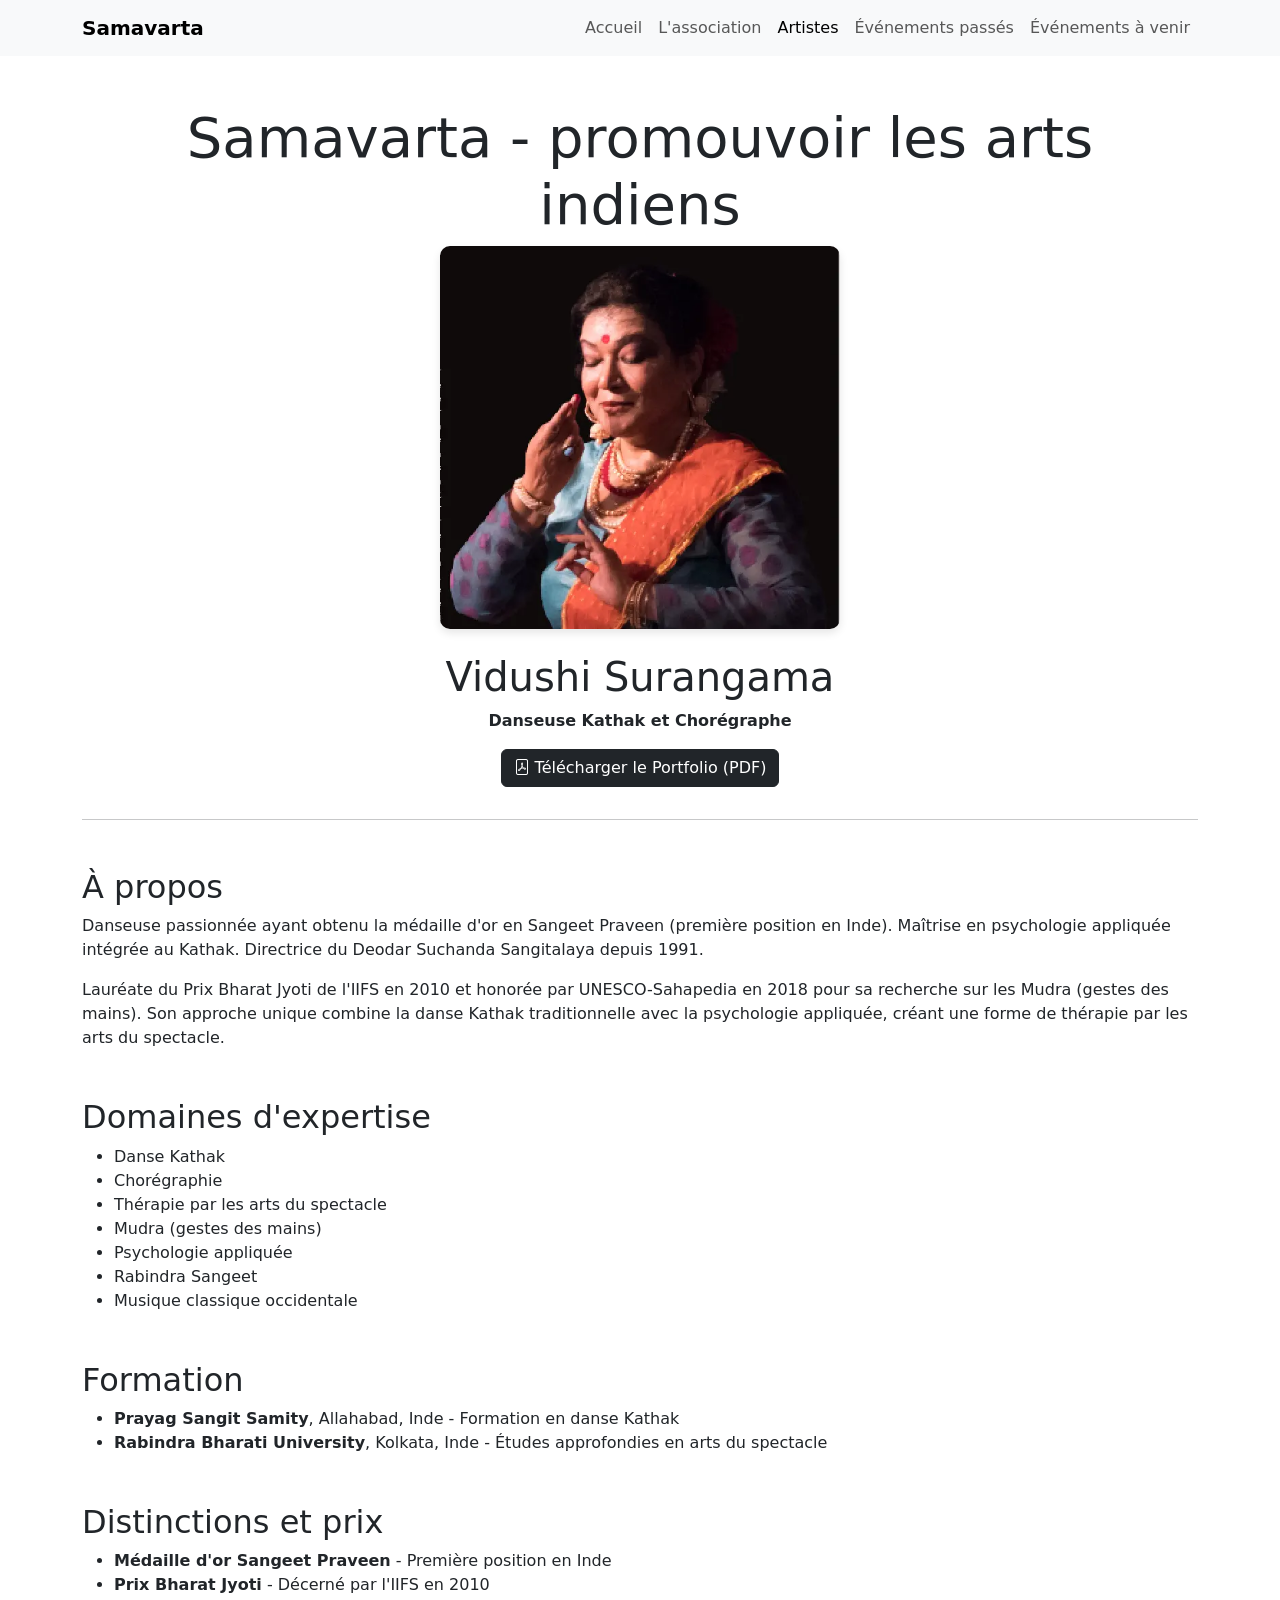
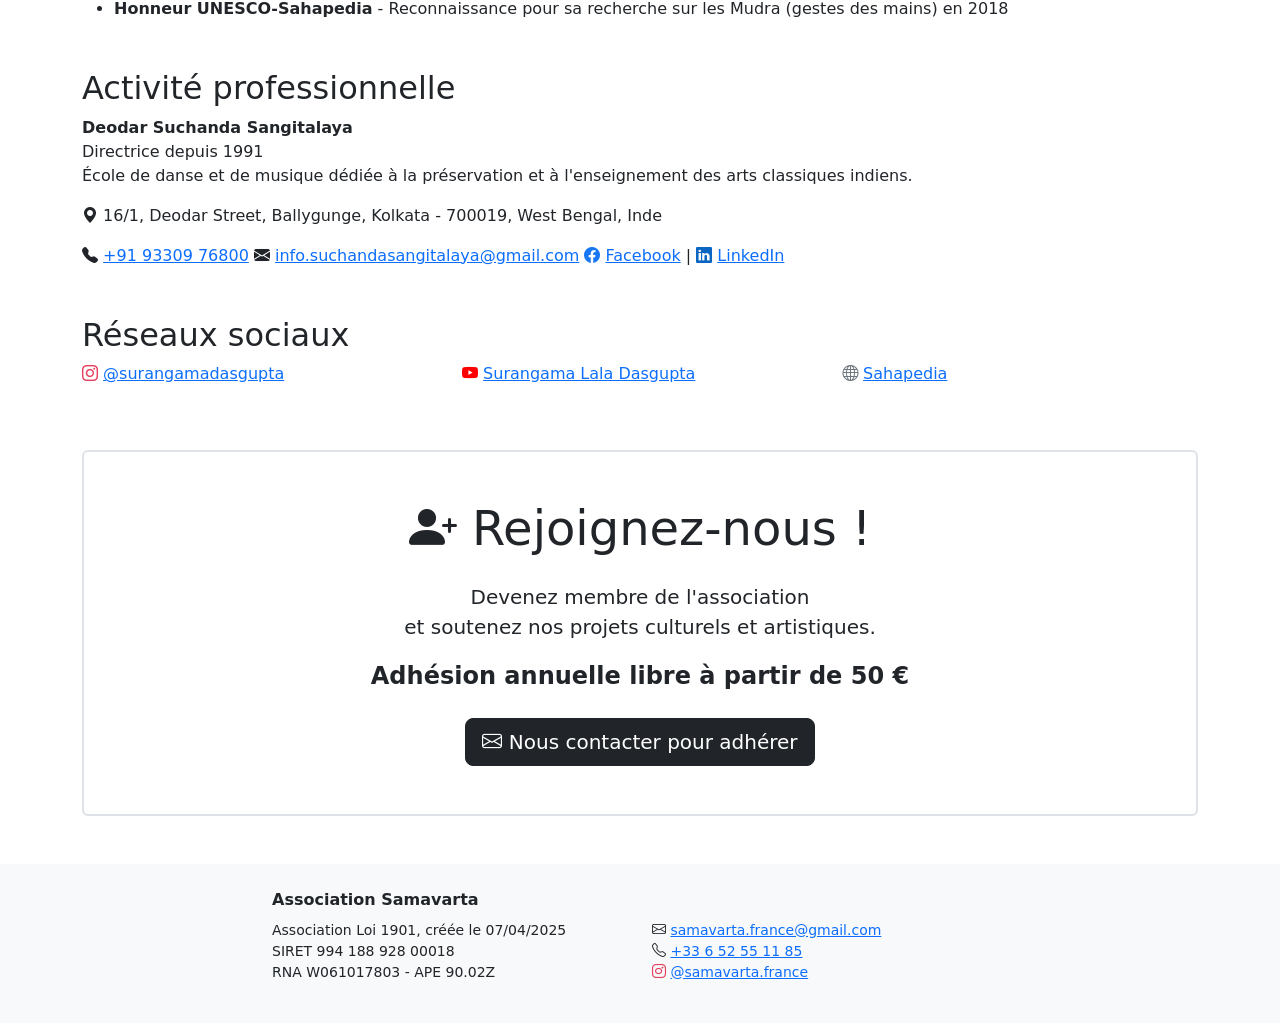
<file: artist/surangama.html>
<!DOCTYPE html>
<html lang="fr">
<head>
    <meta charset="UTF-8">
    <meta name="viewport" content="width=device-width, initial-scale=1.0">
    <title>Vidushi Surangama - Danseuse Kathak et Chorégraphe</title>

    <link rel="canonical" href="https://samavarta-france.github.io/artist/surangama.html">
    <link rel="icon" type="image/x-icon" href="../favicons/favicon.ico">
    <link rel="icon" type="image/png" sizes="32x32" href="../favicons/favicon-32x32.png">
    <link rel="icon" type="image/png" sizes="16x16" href="../favicons/favicon-16x16.png">
    <link rel="apple-touch-icon" sizes="180x180" href="../favicons/apple-touch-icon.png">

    <meta name="description"
          content="Vidushi Surangama - Danseuse Kathak passionnée, chorégraphe et thérapeute par les arts du spectacle. Médaille d'or Sangeet Praveen, Prix Bharat Jyoti, honorée par UNESCO-Sahapedia.">
    <meta name="keywords"
          content="Vidushi Surangama, Vidushi, Surangama, Kathak, danse indienne, chorégraphe, Sangeet Praveen, thérapie par les arts">

    <meta property="og:type" content="profile">
    <meta property="og:url" content="https://samavarta-france.github.io/artist/surangama.html">
    <meta property="og:title" content="Vidushi Surangama - Danseuse Kathak et Chorégraphe">
    <meta property="og:description"
          content="Danseuse Kathak passionnée, chorégraphe et thérapeute par les arts du spectacle. Médaille d'or Sangeet Praveen.">
    <meta property="og:image" content="https://samavarta-france.github.io/ressources/Surangama.png">

    <link href="https://cdn.jsdelivr.net/npm/bootstrap@5.3.8/dist/css/bootstrap.min.css"
          rel="stylesheet"
          integrity="sha384-sRIl4kxILFvY47J16cr9ZwB07vP4J8+LH7qKQnuqkuIAvNWLzeN8tE5YBujZqJLB"
          crossorigin="anonymous">
    <link rel="stylesheet" href="https://cdn.jsdelivr.net/npm/bootstrap-icons@1.13.1/font/bootstrap-icons.min.css">
    <link rel="stylesheet" href="../styles.css">

    <script type="application/ld+json">
        {
            "@context": "https://schema.org",
            "@type": "Person",
            "name": "Surangama",
            "image": "https://samavarta-france.github.io/ressources/Surangama.png",
            "url": "https://samavarta-france.github.io/artist/surangama.html",
            "jobTitle": "Danseuse Kathak et Chorégraphe",
            "description": "Danseuse passionnée ayant obtenu la médaille d'or en Sangeet Praveen. Maîtrise en psychologie appliquée intégrée au Kathak. Directrice du Deodar Suchanda Sangitalaya depuis 1991. Lauréate du Prix Bharat Jyoti (2010) et honorée par UNESCO-Sahapedia (2018).",
            "knowsAbout": [
                "Danse Kathak",
                "Chorégraphie",
                "Thérapie par les arts du spectacle",
                "Mudra (gestes des mains)",
                "Psychologie appliquée",
                "Rabindra Sangeet",
                "Musique classique occidentale"
            ],
            "hasOccupation": {
                "@type": "Occupation",
                "name": "Danseuse et Chorégraphe Kathak",
                "occupationalCategory": "Performing Arts"
            },
            "alumniOf": [
                {
                    "@type": "EducationalOrganization",
                    "name": "Prayag Sangit Samity",
                    "location": "Allahabad, Inde"
                },
                {
                    "@type": "EducationalOrganization",
                    "name": "Rabindra Bharati University",
                    "location": "Kolkata, Inde"
                }
            ],
            "award": [
                "Prix Bharat Jyoti de l'IIFS (2010)",
                "Honneur UNESCO-Sahapedia pour recherche sur les Mudra (2018)",
                "Médaille d'or Sangeet Praveen (première position en Inde)"
            ],
            "worksFor": {
                "@type": "EducationalOrganization",
                "name": "Deodar Suchanda Sangitalaya",
                "foundingDate": "1991",
                "address": {
                    "@type": "PostalAddress",
                    "streetAddress": "16/1, Deodar Street, Ballygunge",
                    "addressLocality": "Kolkata",
                    "postalCode": "700019",
                    "addressRegion": "West Bengal",
                    "addressCountry": "IN"
                },
                "telephone": "+91-93309-76800",
                "email": "info.suchandasangitalaya@gmail.com",
                "sameAs": [
                    "https://www.facebook.com/suchandasangitalaya/",
                    "https://in.linkedin.com/company/deodar-suchanda-sangitalaya"
                ]
            },
            "memberOf": {
                "@type": "Organization",
                "name": "Association Samavarta",
                "url": "https://samavarta-france.github.io/"
            },
            "performerIn": {
                "@type": "PerformingGroup",
                "name": "Association Samavarta"
            },
            "nationality": {
                "@type": "Country",
                "name": "Inde"
            }
        }
    </script>
</head>
<body>

<header>
    <nav class="navbar navbar-expand-lg navbar-light bg-light">
        <div class="container">
            <a class="navbar-brand fw-bold" href="../index.html">Samavarta</a>
            <button class="navbar-toggler" type="button" data-bs-toggle="collapse" data-bs-target="#navbarNav" aria-controls="navbarNav" aria-expanded="false" aria-label="Toggle navigation">
                <span class="navbar-toggler-icon"></span>
            </button>
            <div class="collapse navbar-collapse" id="navbarNav">
                <ul class="navbar-nav ms-auto">
                    <li class="nav-item">
                        <a class="nav-link" href="../index.html">Accueil</a>
                    </li>
                    <li class="nav-item">
                        <a class="nav-link" href="../association.html">L'association</a>
                    </li>
                    <li class="nav-item">
                        <a class="nav-link active" aria-current="page" href="../artists.html">Artistes</a>
                    </li>
                    <li class="nav-item">
                        <a class="nav-link" href="../evenements-passes.html">Événements passés</a>
                    </li>
                    <li class="nav-item">
                        <a class="nav-link" href="../evenements-a-venir.html">Événements à venir</a>
                    </li>
                </ul>
            </div>
        </div>
    </nav>

    <div class="container mt-5">
        <div class="row">
            <div class="col-12">
                <h1 class="display-4 text-center">Samavarta - promouvoir les arts indiens</h1>
            </div>
        </div>
    </div>
</header>

<main>
    <div class="container">
        <div class="row">
            <div class="col-12 text-center mb-4">
                <picture>
                    <source srcset="../ressources/thumbnails/Surangama_thumb.webp" type="image/webp">
                    <img src="../ressources/Surangama.png" class="profile-img" alt="Surangama">
                </picture>
            </div>
            <div class="col-12">
                <h2 class="h1 text-center">Vidushi Surangama</h2>
                <p class="text-center"><strong>Danseuse Kathak et Chorégraphe</strong></p>
                <p class="text-center">
                    <a href="../ressources/Surangama-Portfolio.pdf" target="_blank" class="btn btn-dark">
                        <i class="bi bi-file-pdf"></i> Télécharger le Portfolio (PDF)
                    </a>
                </p>
            </div>
            <div class="col-12">
                <hr>

                <section>
                    <h2 class="mt-5">À propos</h2>
                    <p>
                        Danseuse passionnée ayant obtenu la médaille d'or en Sangeet Praveen (première position en Inde).
                        Maîtrise en psychologie appliquée intégrée au Kathak. Directrice du Deodar Suchanda Sangitalaya depuis 1991.
                    </p>
                    <p>
                        Lauréate du Prix Bharat Jyoti de l'IIFS en 2010 et honorée par UNESCO-Sahapedia en 2018 pour sa recherche
                        sur les Mudra (gestes des mains). Son approche unique combine la danse Kathak traditionnelle avec la psychologie
                        appliquée, créant une forme de thérapie par les arts du spectacle.
                    </p>
                </section>

                <section>
                    <h2 class="mt-5">Domaines d'expertise</h2>
                    <ul>
                        <li>Danse Kathak</li>
                        <li>Chorégraphie</li>
                        <li>Thérapie par les arts du spectacle</li>
                        <li>Mudra (gestes des mains)</li>
                        <li>Psychologie appliquée</li>
                        <li>Rabindra Sangeet</li>
                        <li>Musique classique occidentale</li>
                    </ul>
                </section>

                <section>
                    <h2 class="mt-5">Formation</h2>
                    <ul>
                        <li><strong>Prayag Sangit Samity</strong>, Allahabad, Inde - Formation en danse Kathak</li>
                        <li><strong>Rabindra Bharati University</strong>, Kolkata, Inde - Études approfondies en arts du spectacle</li>
                    </ul>
                </section>

                <section>
                    <h2 class="mt-5">Distinctions et prix</h2>
                    <ul>
                        <li><strong>Médaille d'or Sangeet Praveen</strong> - Première position en Inde</li>
                        <li><strong>Prix Bharat Jyoti</strong> - Décerné par l'IIFS en 2010</li>
                        <li><strong>Honneur UNESCO-Sahapedia</strong> - Reconnaissance pour sa recherche sur les Mudra (gestes des mains) en 2018</li>
                    </ul>
                </section>

                <section>
                    <h2 class="mt-5">Activité professionnelle</h2>
                    <p>
                        <strong>Deodar Suchanda Sangitalaya</strong><br>
                        Directrice depuis 1991<br>
                        École de danse et de musique dédiée à la préservation et à l'enseignement des arts classiques indiens.
                    </p>
                    <p>
                        <i class="bi bi-geo-alt-fill"></i> 16/1, Deodar Street, Ballygunge, Kolkata - 700019, West Bengal, Inde<br>
                    </p>
                    <p>
                        <i class="bi bi-telephone-fill"></i> <a href="tel:+919330976800">+91 93309 76800</a>
                        <i class="bi bi-envelope-fill"></i> <a href="mailto:info.suchandasangitalaya@gmail.com">info.suchandasangitalaya@gmail.com</a>
                        <i class="bi bi-facebook"></i> <a href="https://www.facebook.com/suchandasangitalaya/" target="_blank" rel="noopener noreferrer">Facebook</a> |
                        <i class="bi bi-linkedin"></i> <a href="https://in.linkedin.com/company/deodar-suchanda-sangitalaya" target="_blank" rel="noopener noreferrer">LinkedIn</a>
                    </p>
                </section>

                <section>
                    <h2 class="mt-5">Réseaux sociaux</h2>
                    <div class="row">
                        <div class="col-md-6 col-lg-4 mb-3">
                            <i class="bi bi-instagram" data-bs-toggle="tooltip" data-bs-placement="top" title="Instagram"></i>
                            <a href="https://www.instagram.com/surangamadasgupta/" target="_blank" rel="noopener noreferrer">@surangamadasgupta</a>
                        </div>
                        <div class="col-md-6 col-lg-4 mb-3">
                            <i class="bi bi-youtube" data-bs-toggle="tooltip" data-bs-placement="top" title="YouTube"></i>
                            <a href="https://www.youtube.com/user/surangamad" target="_blank" rel="noopener noreferrer">Surangama Lala Dasgupta</a>
                        </div>
                        <div class="col-md-6 col-lg-4 mb-3">
                            <i class="bi bi-globe" data-bs-toggle="tooltip" data-bs-placement="top" title="Sahapedia"></i>
                            <a href="https://www.sahapedia.org/saha-user/surangama-lala-dasgupta" target="_blank" rel="noopener noreferrer">Sahapedia</a>
                        </div>
                    </div>
                </section>

                <section class="mt-5">
                    <div class="row">
                        <div class="col-12">
                            <div class="card border border-2">
                                <div class="card-body text-center py-5">
                                    <h2 class="card-title display-5 mb-4">
                                        <i class="bi bi-person-plus-fill"></i> Rejoignez-nous !
                                    </h2>
                                    <p class="lead mb-3">
                                        Devenez membre de l'association<br>
                                        et soutenez nos projets culturels et artistiques.
                                    </p>
                                    <p class="fs-4 mb-4">
                                        <strong>Adhésion annuelle libre à partir de 50 €</strong>
                                    </p>
                                    <a href="mailto:samavarta.france@gmail.com?subject=Demande%20d%27adh%C3%A9sion"
                                       class="btn btn-dark btn-lg">
                                        <i class="bi bi-envelope"></i> Nous contacter pour adhérer
                                    </a>
                                </div>
                            </div>
                        </div>
                    </div>
                </section>

            </div>
        </div>
    </div>
</main>

<footer class="bg-light mt-5 py-4">
    <div class="container">
        <div class="row">
            <div class="col-md-2"></div>
            <div class="col-md-4">
                <p class="fw-bold mb-2">Association Samavarta</p>
                <p class="small">
                    Association Loi 1901, créée le 07/04/2025<br>
                    SIRET 994 188 928 00018<br>
                    RNA W061017803 - APE 90.02Z
                </p>
            </div>
            <div class="col-md-4">
                <p class="fw-bold mb-2">&nbsp;</p>
                <p class="small">
                    <i class="bi bi-envelope"></i> <a href="mailto:samavarta.france@gmail.com">samavarta.france@gmail.com</a><br>
                    <i class="bi bi-telephone"></i> <a href="tel:+33652551185">+33 6 52 55 11 85</a><br>
                    <i class="bi bi-instagram"></i> <a href="https://www.instagram.com/samavarta.france" target="_blank"
                                                       rel="noopener noreferrer">@samavarta.france</a>
                </p>
            </div>
            <div class="col-md-2"></div>
        </div>
    </div>
</footer>

<script
        src="https://cdn.jsdelivr.net/npm/bootstrap@5.3.8/dist/js/bootstrap.bundle.min.js"
        integrity="sha384-FKyoEForCGlyvwx9Hj09JcYn3nv7wiPVlz7YYwJrWVcXK/BmnVDxM+D2scQbITxI"
        crossorigin="anonymous"
></script>
<script src="../scripts.js"></script>

</body>
</html>
</file>
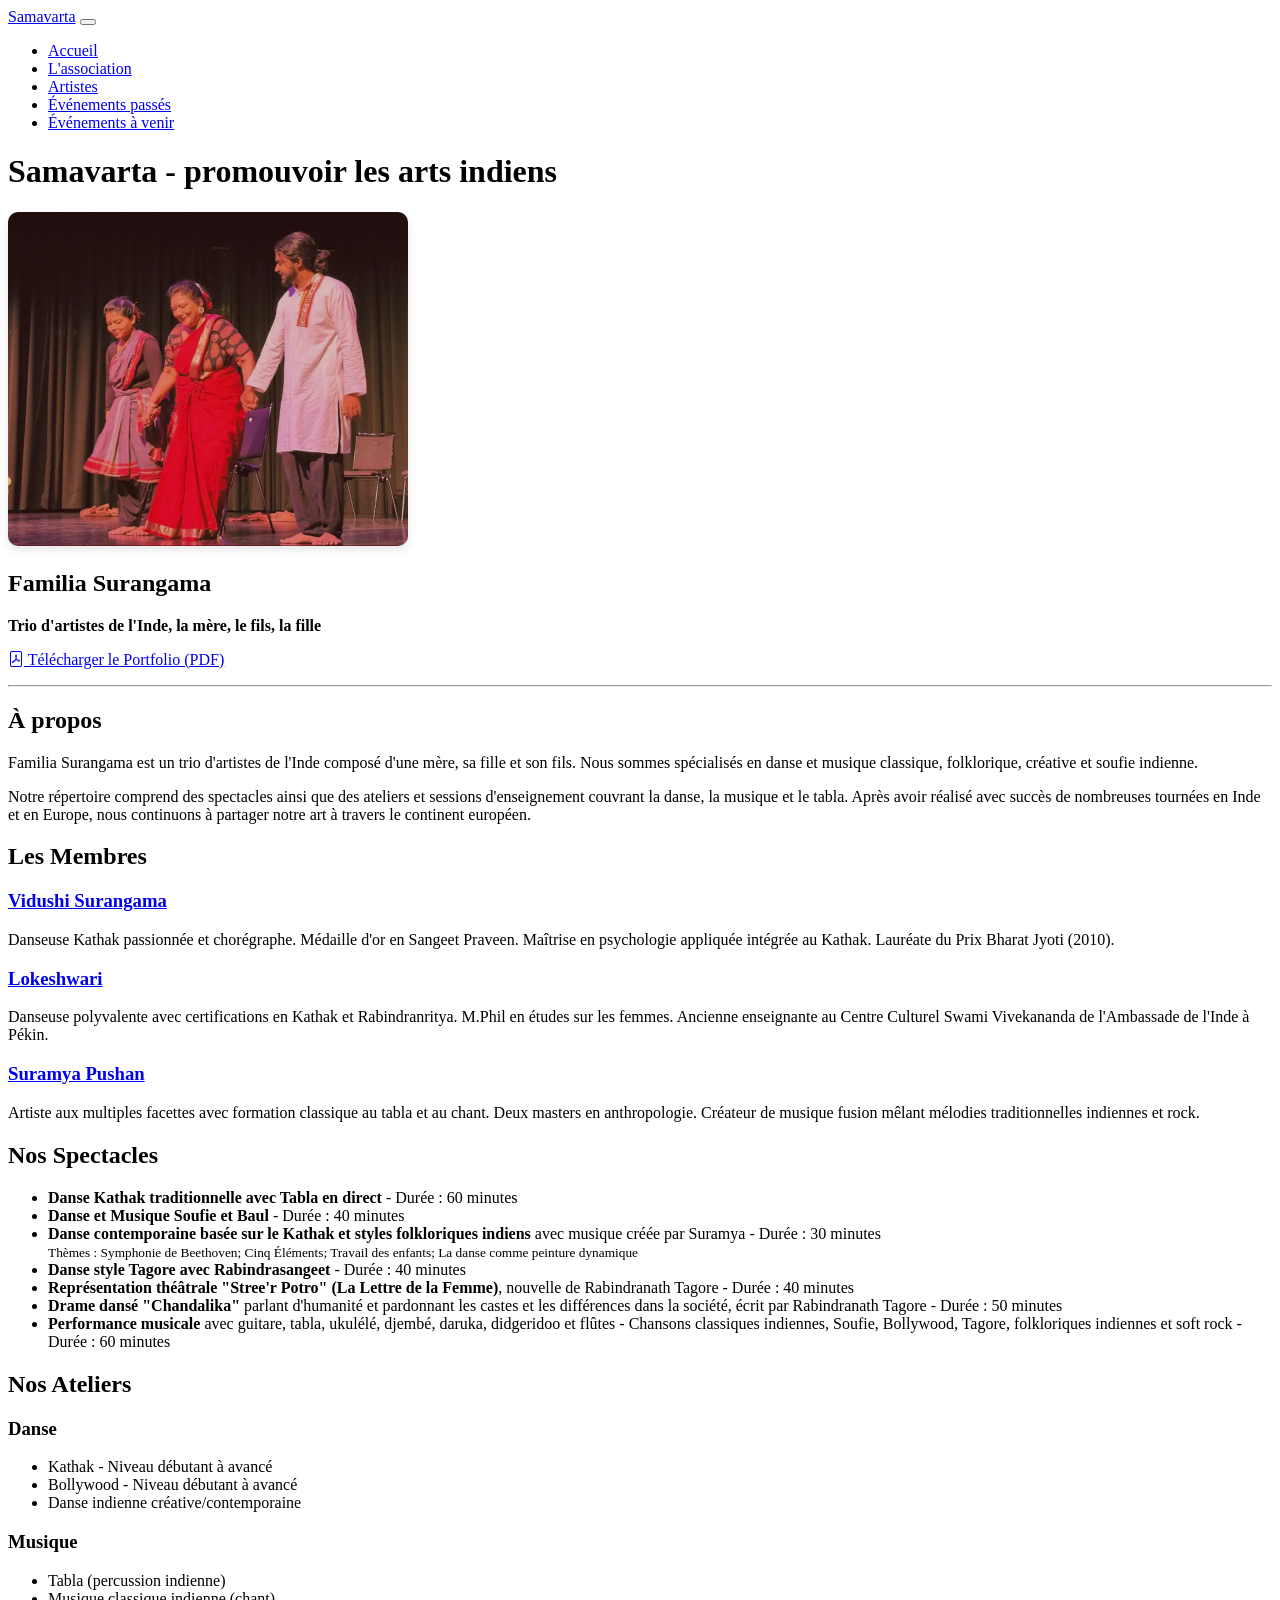
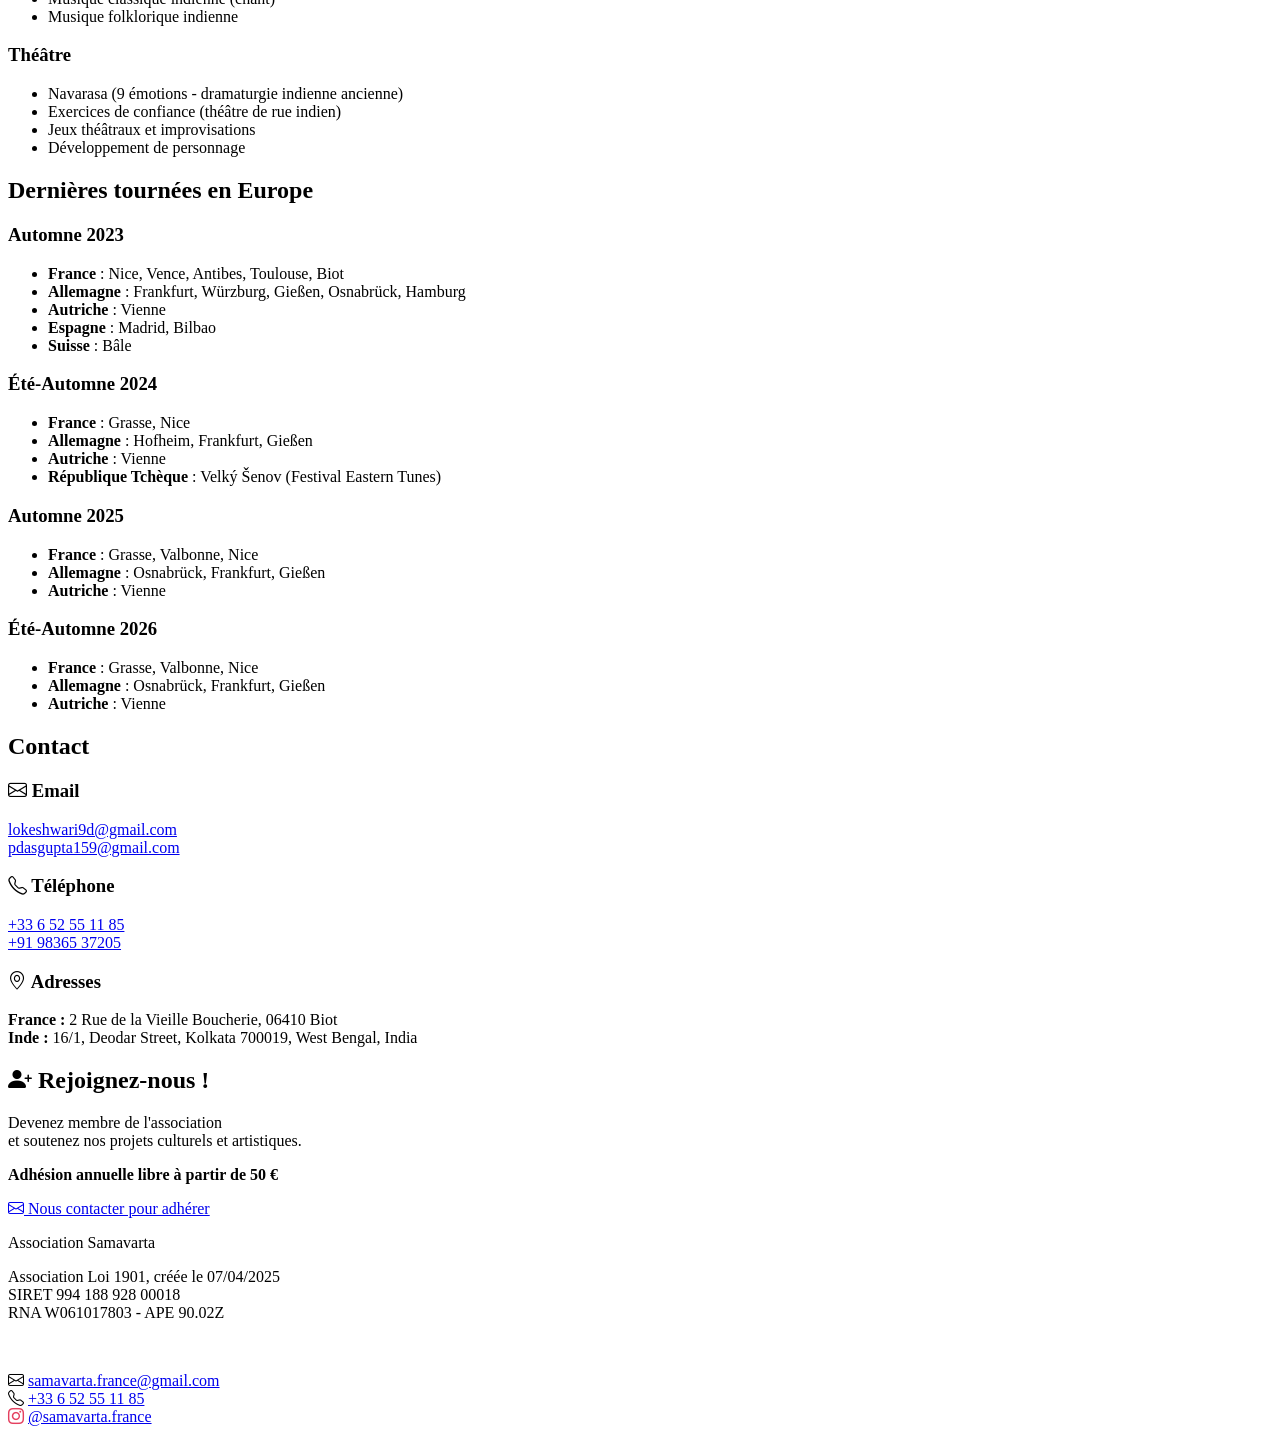
<file: website/artist/familia-surangama.html>
<!DOCTYPE html>
<html lang="fr">
<head>
  <meta charset="utf-8">
  <title>Redirecting to Familia Surangama</title>
  <meta http-equiv="refresh" content="0; URL=https://samavarta-france.github.io/artist/familia-surangama.html">
  <link rel="canonical" href="https://samavarta-france.github.io/artist/familia-surangama.html">
</head>
<body>
  <p>Redirecting to <a href="https://samavarta-france.github.io/artist/familia-surangama.html">Familia Surangama</a>...</p>
</body>
</html>
</file>
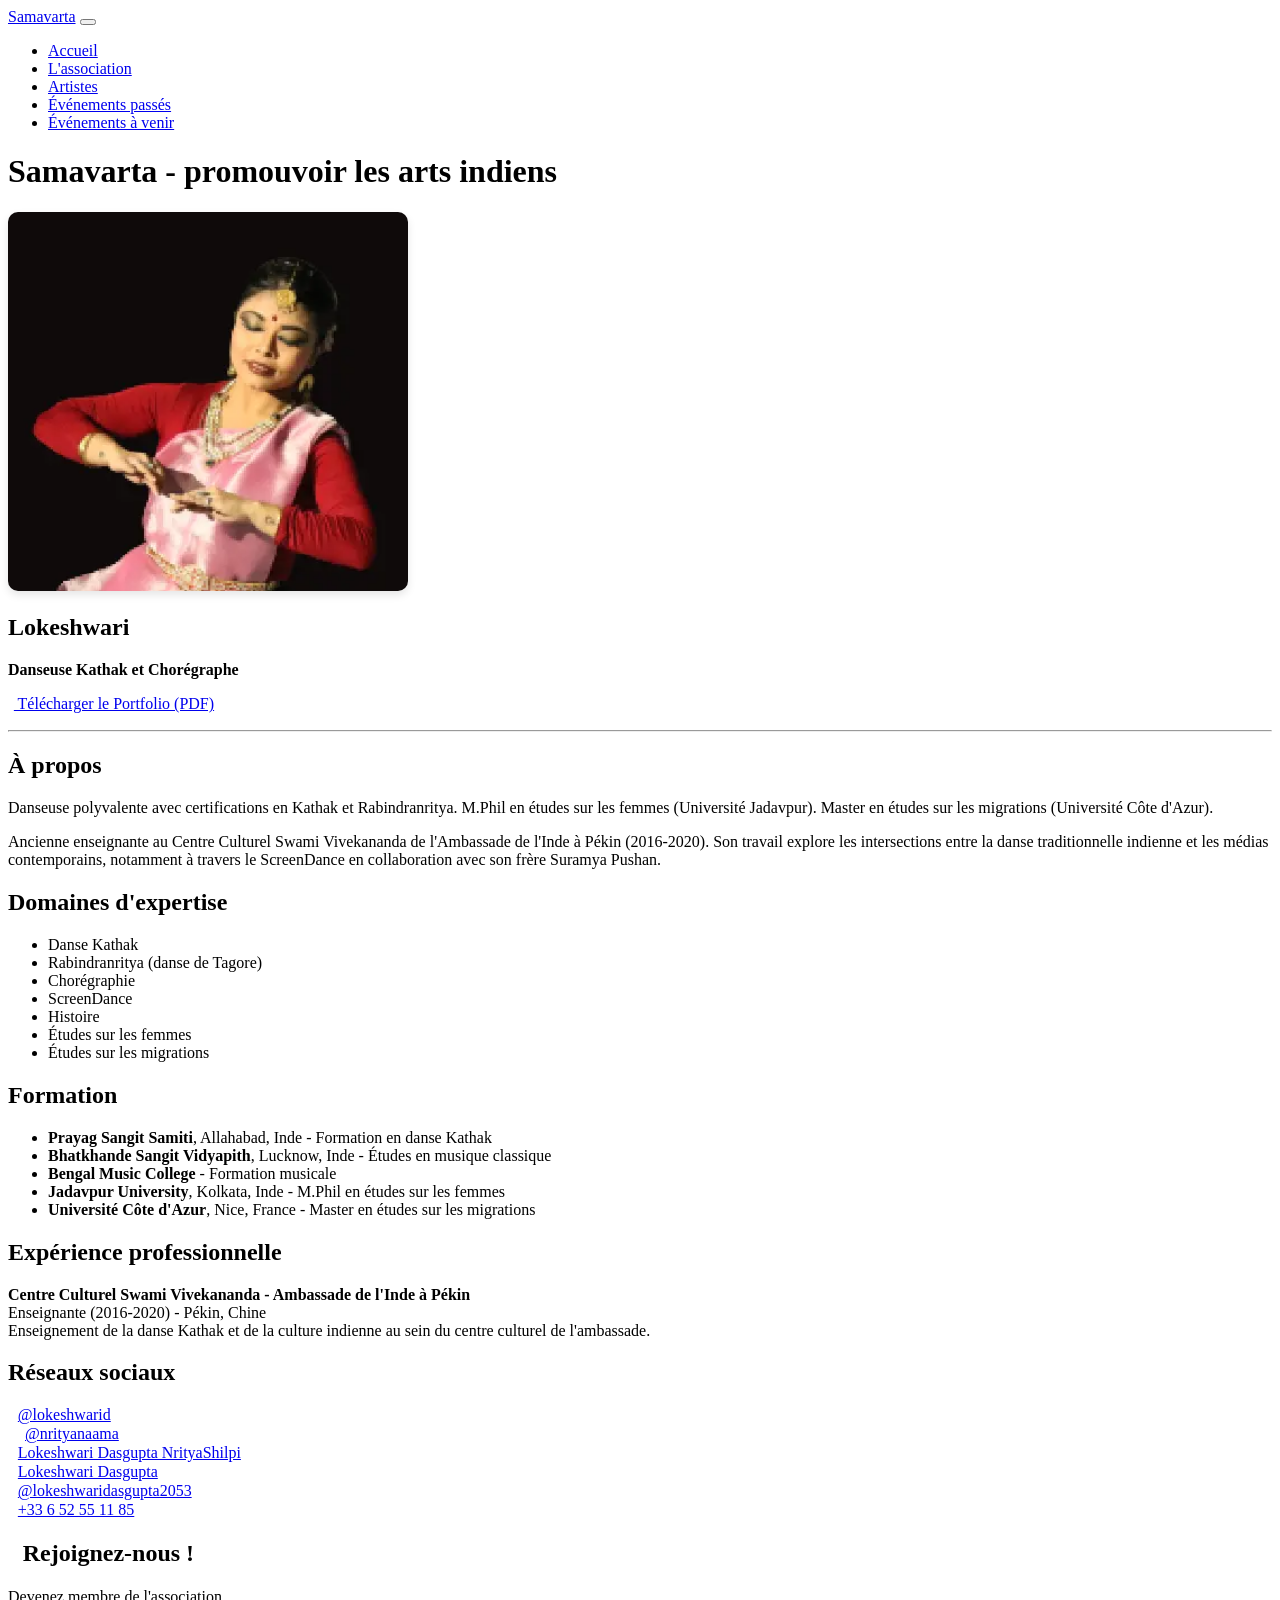
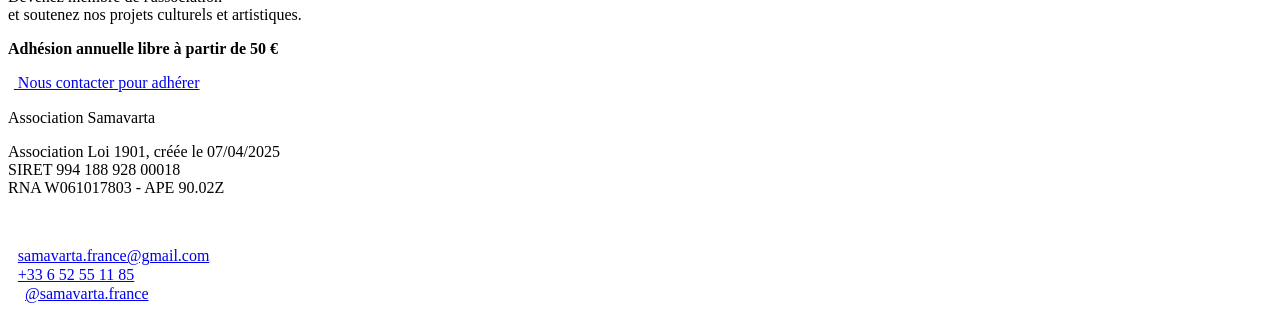
<file: website/artist/lokeshwari.html>
<!DOCTYPE html>
<html lang="fr">
<head>
  <meta charset="utf-8">
  <title>Redirecting to Lokeshwari</title>
  <meta http-equiv="refresh" content="0; URL=https://samavarta-france.github.io/artist/lokeshwari.html">
  <link rel="canonical" href="https://samavarta-france.github.io/artist/lokeshwari.html">
</head>
<body>
  <p>Redirecting to <a href="https://samavarta-france.github.io/artist/lokeshwari.html">Lokeshwari</a>...</p>
</body>
</html>
</file>
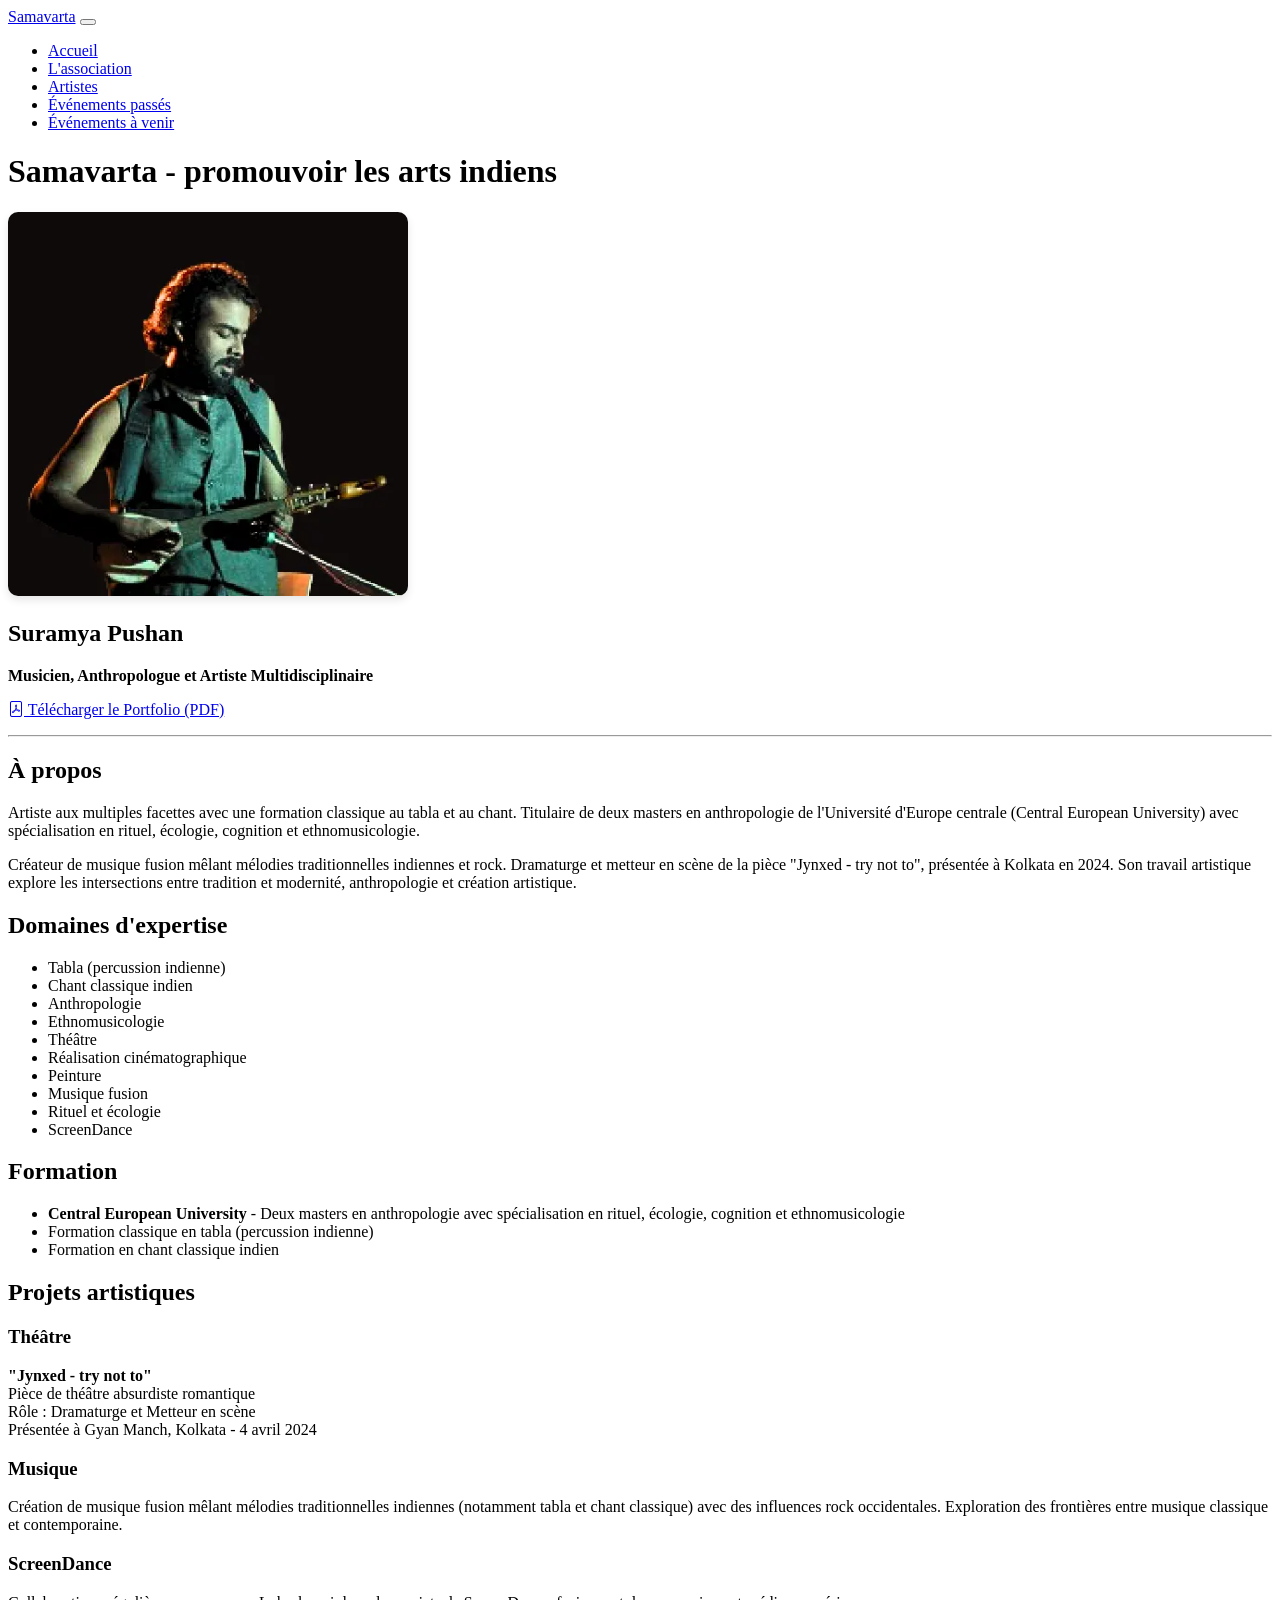
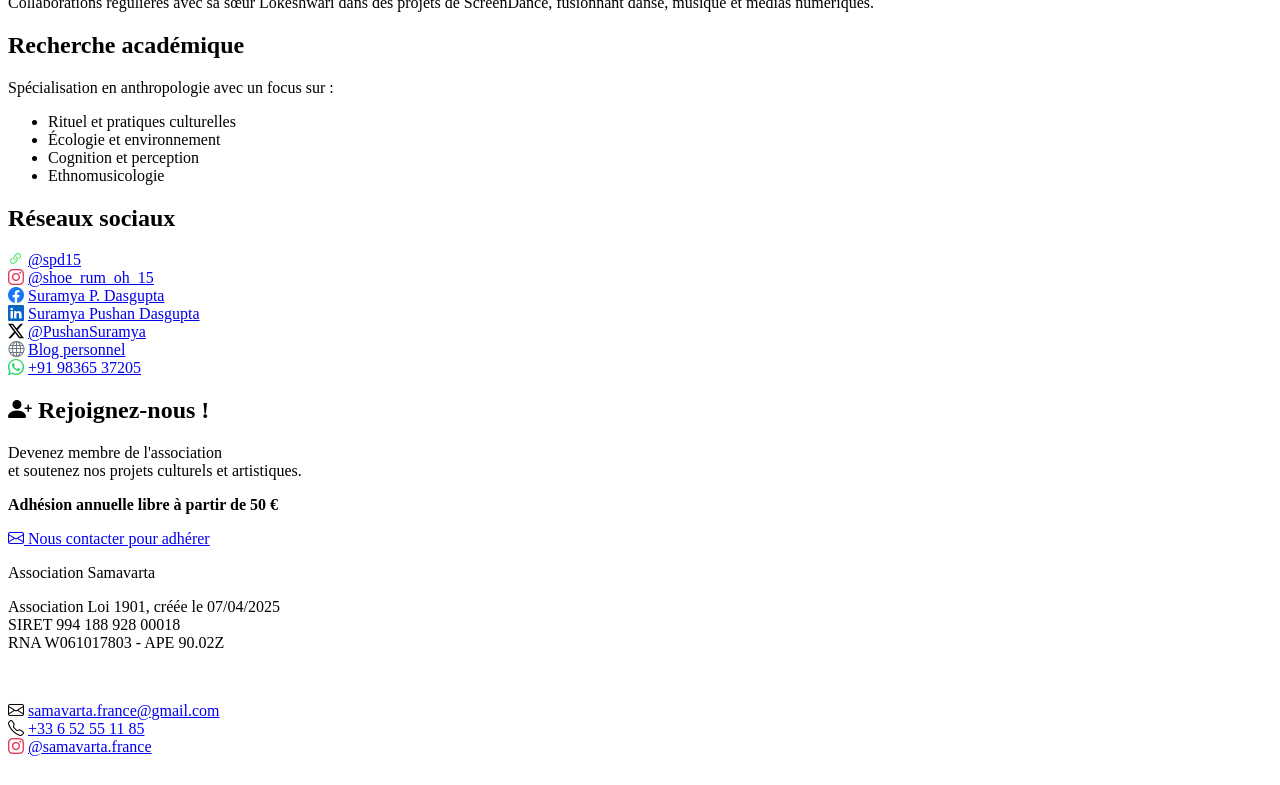
<file: website/artist/suramya-pushan.html>
<!DOCTYPE html>
<html lang="fr">
<head>
  <meta charset="utf-8">
  <title>Redirecting to Suramya Pushan</title>
  <meta http-equiv="refresh" content="0; URL=https://samavarta-france.github.io/artist/suramya-pushan.html">
  <link rel="canonical" href="https://samavarta-france.github.io/artist/suramya-pushan.html">
</head>
<body>
  <p>Redirecting to <a href="https://samavarta-france.github.io/artist/suramya-pushan.html">Suramya Pushan</a>...</p>
</body>
</html>
</file>
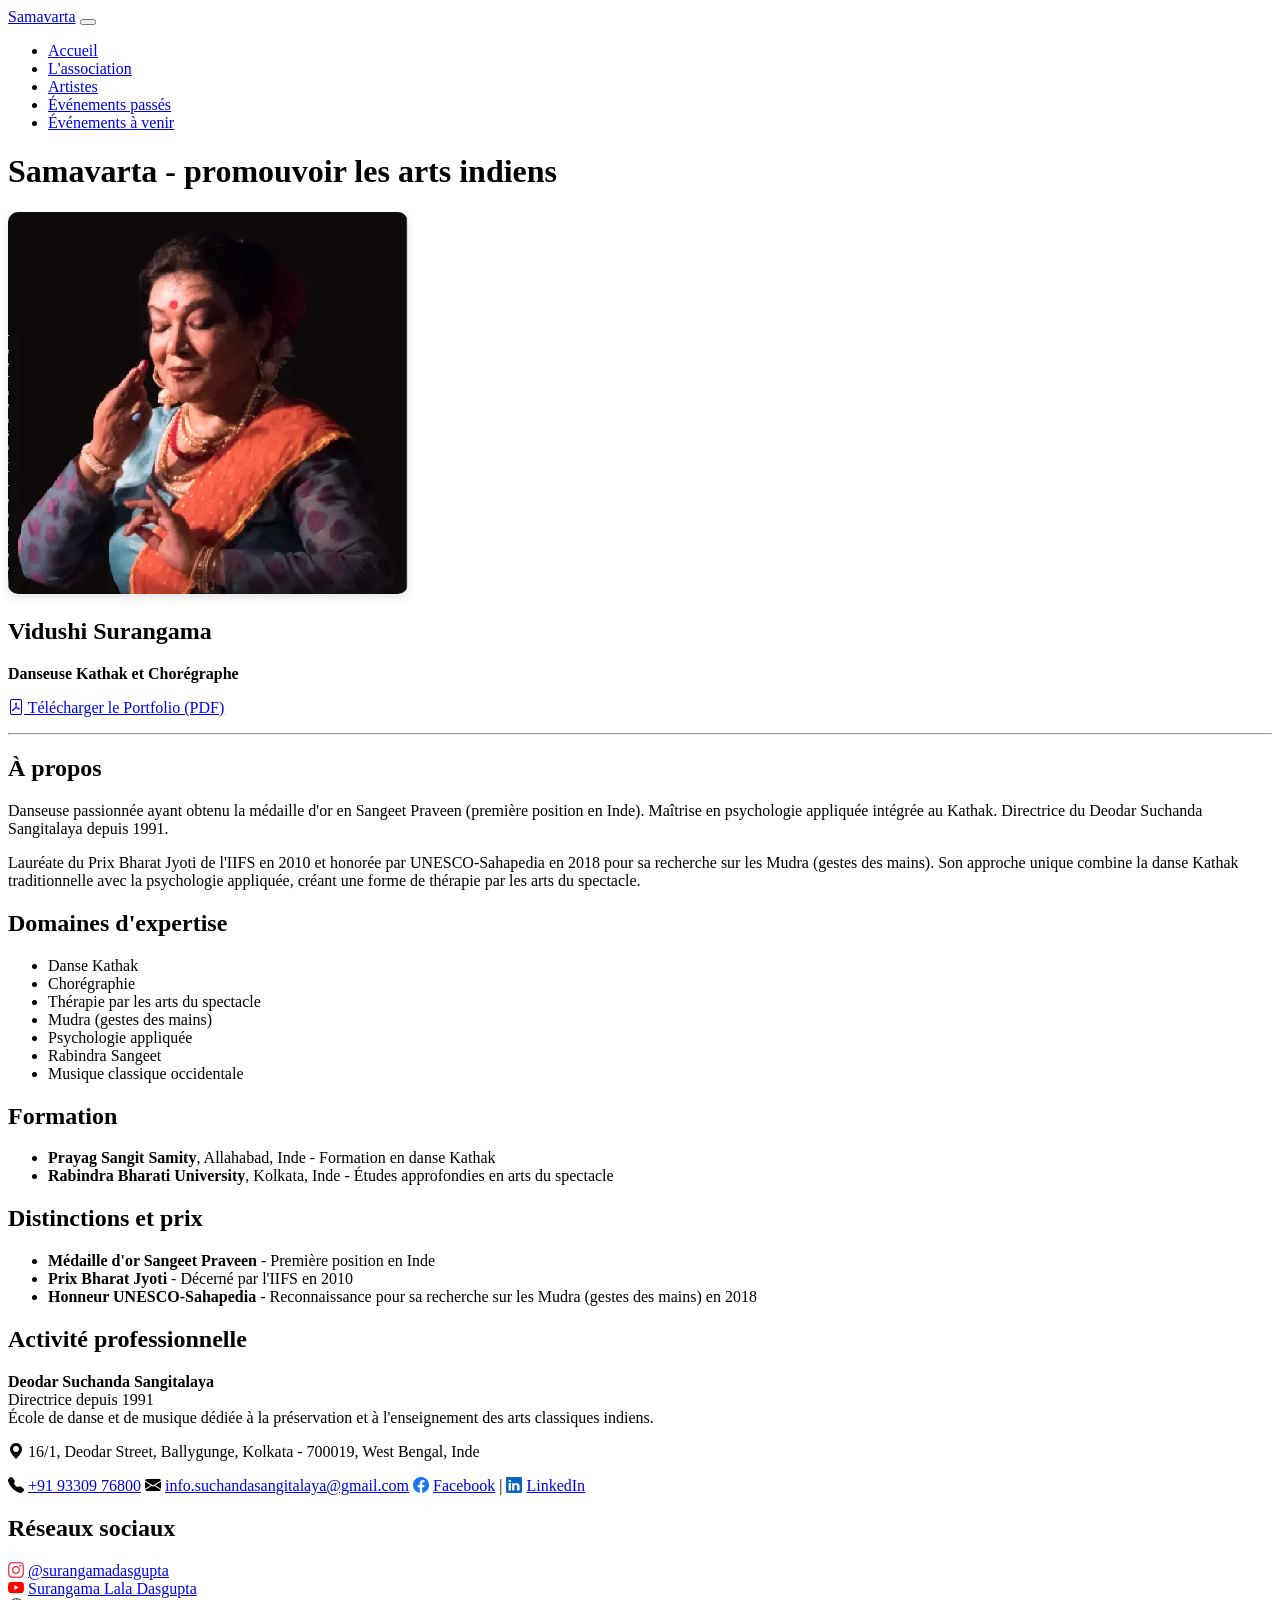
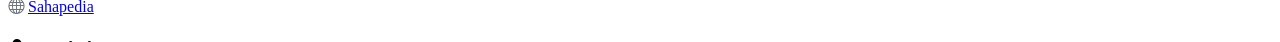
<file: website/artist/surangama.html>
<!DOCTYPE html>
<html lang="fr">
<head>
  <meta charset="utf-8">
  <title>Redirecting to Vidushi Surangama</title>
  <meta http-equiv="refresh" content="0; URL=https://samavarta-france.github.io/artist/surangama.html">
  <link rel="canonical" href="https://samavarta-france.github.io/artist/surangama.html">
</head>
<body>
  <p>Redirecting to <a href="https://samavarta-france.github.io/artist/surangama.html">Vidushi Surangama</a>...</p>
</body>
</html>
</file>
<file: styles.css>
.pdf-preview-card .card-img-top {
    width: 100%;
    height: 250px;
    object-fit: cover;
    object-position: center;
}

.card-link {
    text-decoration: none;
    color: inherit;
    display: block;
    transition: transform 0.2s;
}

.card-link:hover {
    transform: translateY(-5px);
    color: inherit;
}

.card-link .card {
    height: 100%;
    box-shadow: 0 2px 4px rgba(0, 0, 0, 0.1);
}

.card-link:hover .card {
    box-shadow: 0 4px 12px rgba(0, 0, 0, 0.2);
}

.profile-img {
    max-width: 400px;
    width: 100%;
    border-radius: 10px;
    box-shadow: 0 4px 8px rgba(0, 0, 0, 0.1);
}

.bi-instagram { color: #E4405F; }
.bi-facebook { color: #1877F2; }
.bi-linkedin { color: #0A66C2; }
.bi-twitter-x { color: #000000; }
.bi-youtube { color: #FF0000; }
.bi-whatsapp { color: #25D366; }
.bi-globe { color: #6c757d; }
.bi-link-45deg { color: #43E55E; }

.nav-card {
    transition: all 0.3s ease;
    cursor: pointer;
}

.nav-card:hover {
    transform: translateY(-8px);
    box-shadow: 0 8px 20px rgba(0, 0, 0, 0.15) !important;
}

.nav-card-link {
    text-decoration: none;
}

.nav-card-link:hover {
    text-decoration: none;
}

.nav-card-img {
    width: 150px;
    height: 150px;
    object-fit: cover;
    object-position: center;
}
</file>
